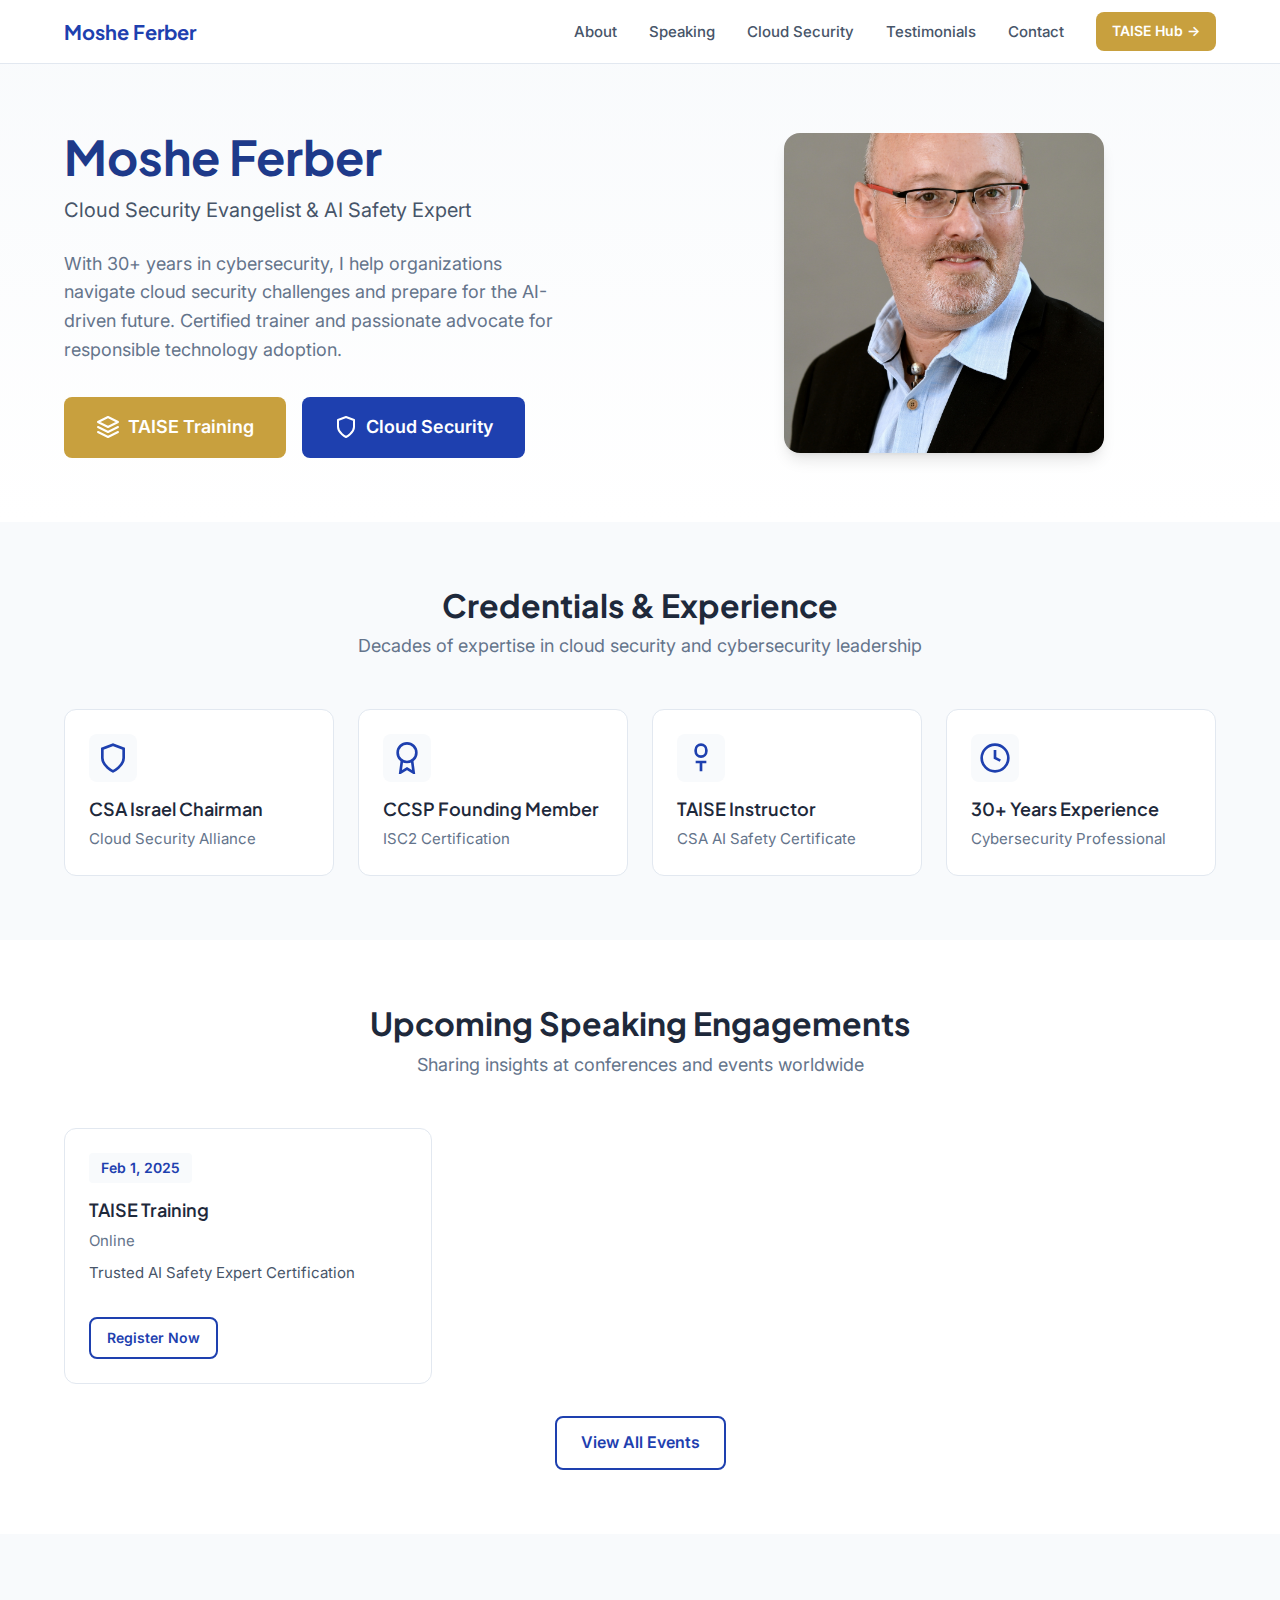
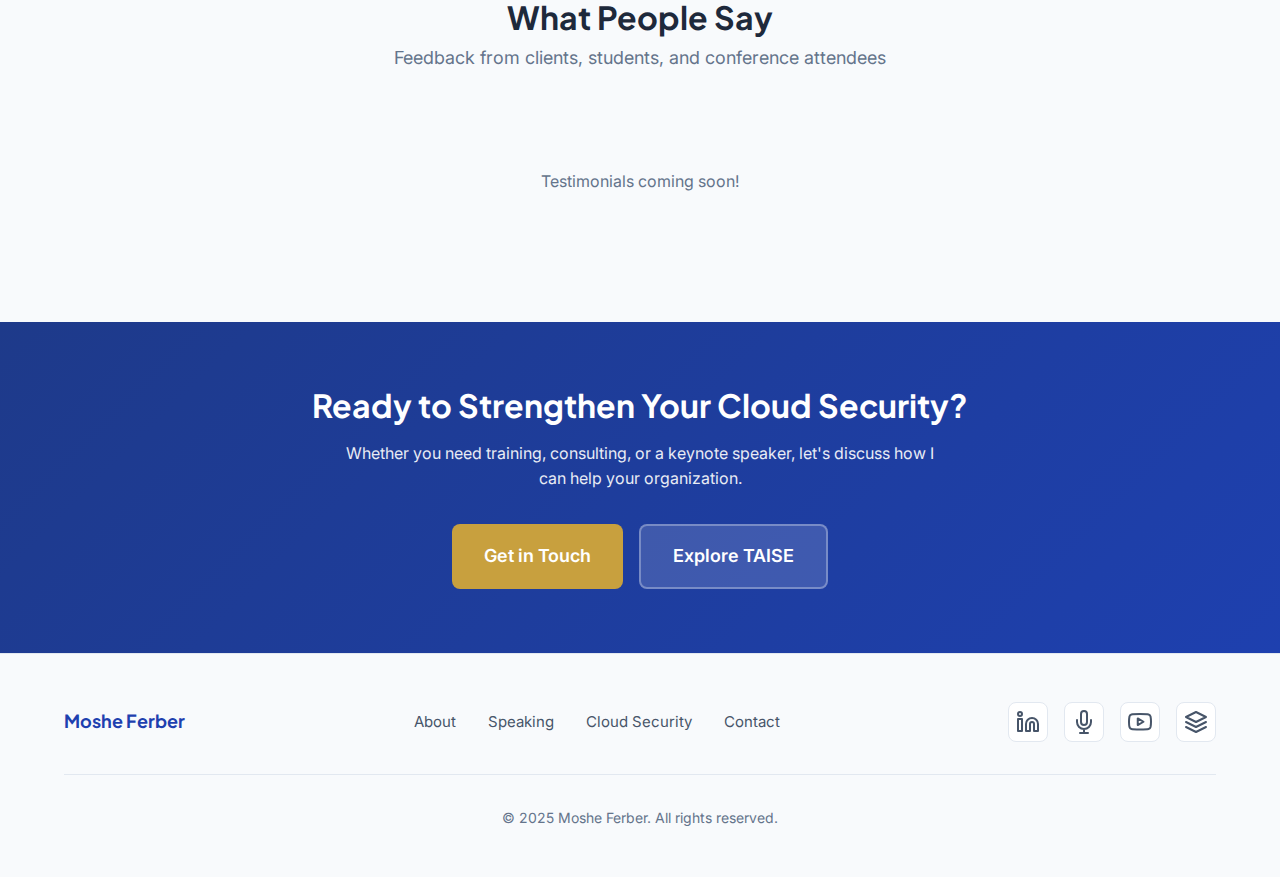
<file: index.html>
<!DOCTYPE html>
<html lang="en">
<head>
  <meta charset="UTF-8">
  <!-- Google Analytics -->
  <script async src="https://www.googletagmanager.com/gtag/js?id=G-91T1W4KTG6"></script>
  <script>
    window.dataLayer = window.dataLayer || [];
    function gtag(){dataLayer.push(arguments);}
    gtag('js', new Date());
    gtag('config', 'G-91T1W4KTG6');
  </script>
  <meta name="viewport" content="width=device-width, initial-scale=1.0">
  <title>Moshe Ferber | Cloud Security Evangelist & AI Safety Expert</title>
  <meta name="description" content="Cloud security expert, TAISE certification contributor and instructor with 30+ years experience in cybersecurity.">

  <!-- Open Graph -->
  <meta property="og:title" content="Moshe Ferber | Cloud Security Evangelist">
  <meta property="og:description" content="Cloud security expert, TAISE certification contributor and instructor with 30+ years experience.">
  <meta property="og:url" content="https://onlinecloudsec.com">
  <meta property="og:type" content="website">

  <!-- Twitter -->
  <meta name="twitter:card" content="summary_large_image">

  <!-- Fonts -->
  <link rel="preconnect" href="https://fonts.googleapis.com">
  <link rel="preconnect" href="https://fonts.gstatic.com" crossorigin>
  <link href="https://fonts.googleapis.com/css2?family=Inter:wght@400;500;600;700&family=Plus+Jakarta+Sans:wght@600;700;800&display=swap" rel="stylesheet">

  <!-- Styles -->
  <link rel="stylesheet" href="/assets/css/styles.css">
</head>
<body>
  <!-- Navigation -->
  <nav class="nav" id="nav">
    <div class="nav-container">
      <a href="/" class="nav-logo">Moshe Ferber</a>
      <button class="nav-toggle" id="navToggle" aria-label="Toggle menu">
        <span></span>
        <span></span>
        <span></span>
      </button>
      <ul class="nav-links" id="navLinks">
        <li><a href="/about" class="nav-link">About</a></li>
        <li><a href="/speaking" class="nav-link">Speaking</a></li>
        <li><a href="/cloud-security" class="nav-link">Cloud Security</a></li>
        <li><a href="/testimonials" class="nav-link">Testimonials</a></li>
        <li><a href="/contact" class="nav-link">Contact</a></li>
        <li><a href="https://www.taise.guru" class="nav-cta" target="_blank">TAISE Hub →</a></li>
      </ul>
    </div>
  </nav>

  <!-- Hero Section -->
  <section class="hero">
    <div class="container">
      <div class="hero-content">
        <div class="hero-text">
          <h1>Moshe Ferber</h1>
          <p class="hero-tagline">Cloud Security Evangelist & AI Safety Expert</p>
          <p class="hero-description">
            With 30+ years in cybersecurity, I help organizations navigate cloud security challenges
            and prepare for the AI-driven future. Certified trainer and passionate advocate for
            responsible technology adoption.
          </p>
          <div class="hero-buttons">
            <a href="https://www.taise.guru" class="btn btn-gold btn-lg" target="_blank">
              <svg class="icon" viewBox="0 0 24 24"><path d="M12 2L2 7l10 5 10-5-10-5zM2 17l10 5 10-5M2 12l10 5 10-5"/></svg>
              TAISE Training
            </a>
            <a href="/cloud-security" class="btn btn-primary btn-lg">
              <svg class="icon" viewBox="0 0 24 24"><path d="M12 22s8-4 8-10V5l-8-3-8 3v7c0 6 8 10 8 10z"/></svg>
              Cloud Security
            </a>
          </div>
        </div>
        <div class="hero-image">
          <img src="/assets/images/mo-portrait.jpg" alt="Moshe Ferber" onerror="this.style.display='none'">
        </div>
      </div>
    </div>
  </section>

  <!-- Credentials Section -->
  <section class="section section-alt">
    <div class="container">
      <div class="section-header">
        <h2>Credentials & Experience</h2>
        <p>Decades of expertise in cloud security and cybersecurity leadership</p>
      </div>
      <div class="credentials-grid" id="credentialsGrid">
        <!-- Loaded from JSON -->
      </div>
    </div>
  </section>

  <!-- Upcoming Speaking -->
  <section class="section">
    <div class="container">
      <div class="section-header">
        <h2>Upcoming Speaking Engagements</h2>
        <p>Sharing insights at conferences and events worldwide</p>
      </div>
      <div class="events-grid" id="eventsGrid">
        <!-- Loaded from JSON -->
      </div>
      <div class="text-center" style="margin-top: 2rem;">
        <a href="/speaking" class="btn btn-outline">View All Events</a>
      </div>
    </div>
  </section>

  <!-- Testimonials Section -->
  <section class="section section-alt">
    <div class="container">
      <div class="section-header">
        <h2>What People Say</h2>
        <p>Feedback from clients, students, and conference attendees</p>
      </div>
      <div class="testimonials-container" id="testimonialsContainer">
        <!-- Loaded from JSON -->
      </div>
    </div>
  </section>

  <!-- CTA Section -->
  <section class="section" style="background: linear-gradient(135deg, var(--primary-dark) 0%, var(--primary) 100%); color: white;">
    <div class="container text-center">
      <h2 style="color: white; margin-bottom: 1rem;">Ready to Strengthen Your Cloud Security?</h2>
      <p style="opacity: 0.9; max-width: 600px; margin: 0 auto 2rem;">
        Whether you need training, consulting, or a keynote speaker, let's discuss how I can help your organization.
      </p>
      <div style="display: flex; gap: 1rem; justify-content: center; flex-wrap: wrap;">
        <a href="/contact" class="btn btn-gold btn-lg">Get in Touch</a>
        <a href="https://www.taise.guru" class="btn btn-lg" style="background: rgba(255,255,255,0.15); color: white; border: 2px solid rgba(255,255,255,0.3);" target="_blank">
          Explore TAISE
        </a>
      </div>
    </div>
  </section>

  <!-- Footer -->
  <footer class="footer">
    <div class="container">
      <div class="footer-content">
        <div class="footer-brand">Moshe Ferber</div>
        <ul class="footer-links">
          <li><a href="/about">About</a></li>
          <li><a href="/speaking">Speaking</a></li>
          <li><a href="/cloud-security">Cloud Security</a></li>
          <li><a href="/contact">Contact</a></li>
        </ul>
        <div class="footer-social">
          <a href="https://www.linkedin.com/in/mosheferber/" target="_blank" aria-label="LinkedIn">
            <svg class="icon" viewBox="0 0 24 24"><path d="M16 8a6 6 0 0 1 6 6v7h-4v-7a2 2 0 0 0-2-2 2 2 0 0 0-2 2v7h-4v-7a6 6 0 0 1 6-6z"/><rect x="2" y="9" width="4" height="12"/><circle cx="4" cy="4" r="2"/></svg>
          </a>
          <a href="https://silverlining-il.castos.com/" target="_blank" aria-label="Podcast">
            <svg class="icon" viewBox="0 0 24 24"><path d="M12 1a3 3 0 0 0-3 3v8a3 3 0 0 0 6 0V4a3 3 0 0 0-3-3z" stroke="currentColor" stroke-width="2" fill="none"/><path d="M19 10v2a7 7 0 0 1-14 0v-2M12 19v4M8 23h8" stroke="currentColor" stroke-width="2" fill="none"/></svg>
          </a>
          <a href="https://www.youtube.com/playlist?list=PLrsvn13Tgp7RJMEw5q3sy9tcvxOl1wvJi" target="_blank" aria-label="YouTube">
            <svg class="icon" viewBox="0 0 24 24"><path d="M22.54 6.42a2.78 2.78 0 0 0-1.94-2C18.88 4 12 4 12 4s-6.88 0-8.6.46a2.78 2.78 0 0 0-1.94 2A29 29 0 0 0 1 11.75a29 29 0 0 0 .46 5.33A2.78 2.78 0 0 0 3.4 19c1.72.46 8.6.46 8.6.46s6.88 0 8.6-.46a2.78 2.78 0 0 0 1.94-2 29 29 0 0 0 .46-5.25 29 29 0 0 0-.46-5.33z"/><polygon points="9.75 15.02 15.5 11.75 9.75 8.48 9.75 15.02"/></svg>
          </a>
          <a href="https://www.taise.guru" target="_blank" aria-label="TAISE Hub">
            <svg class="icon" viewBox="0 0 24 24"><path d="M12 2L2 7l10 5 10-5-10-5zM2 17l10 5 10-5M2 12l10 5 10-5"/></svg>
          </a>
        </div>
      </div>
      <div class="footer-bottom">
        <p>&copy; 2025 Moshe Ferber. All rights reserved.</p>
      </div>
    </div>
  </footer>

  <script src="/js/main.js"></script>
</body>
</html>
</file>
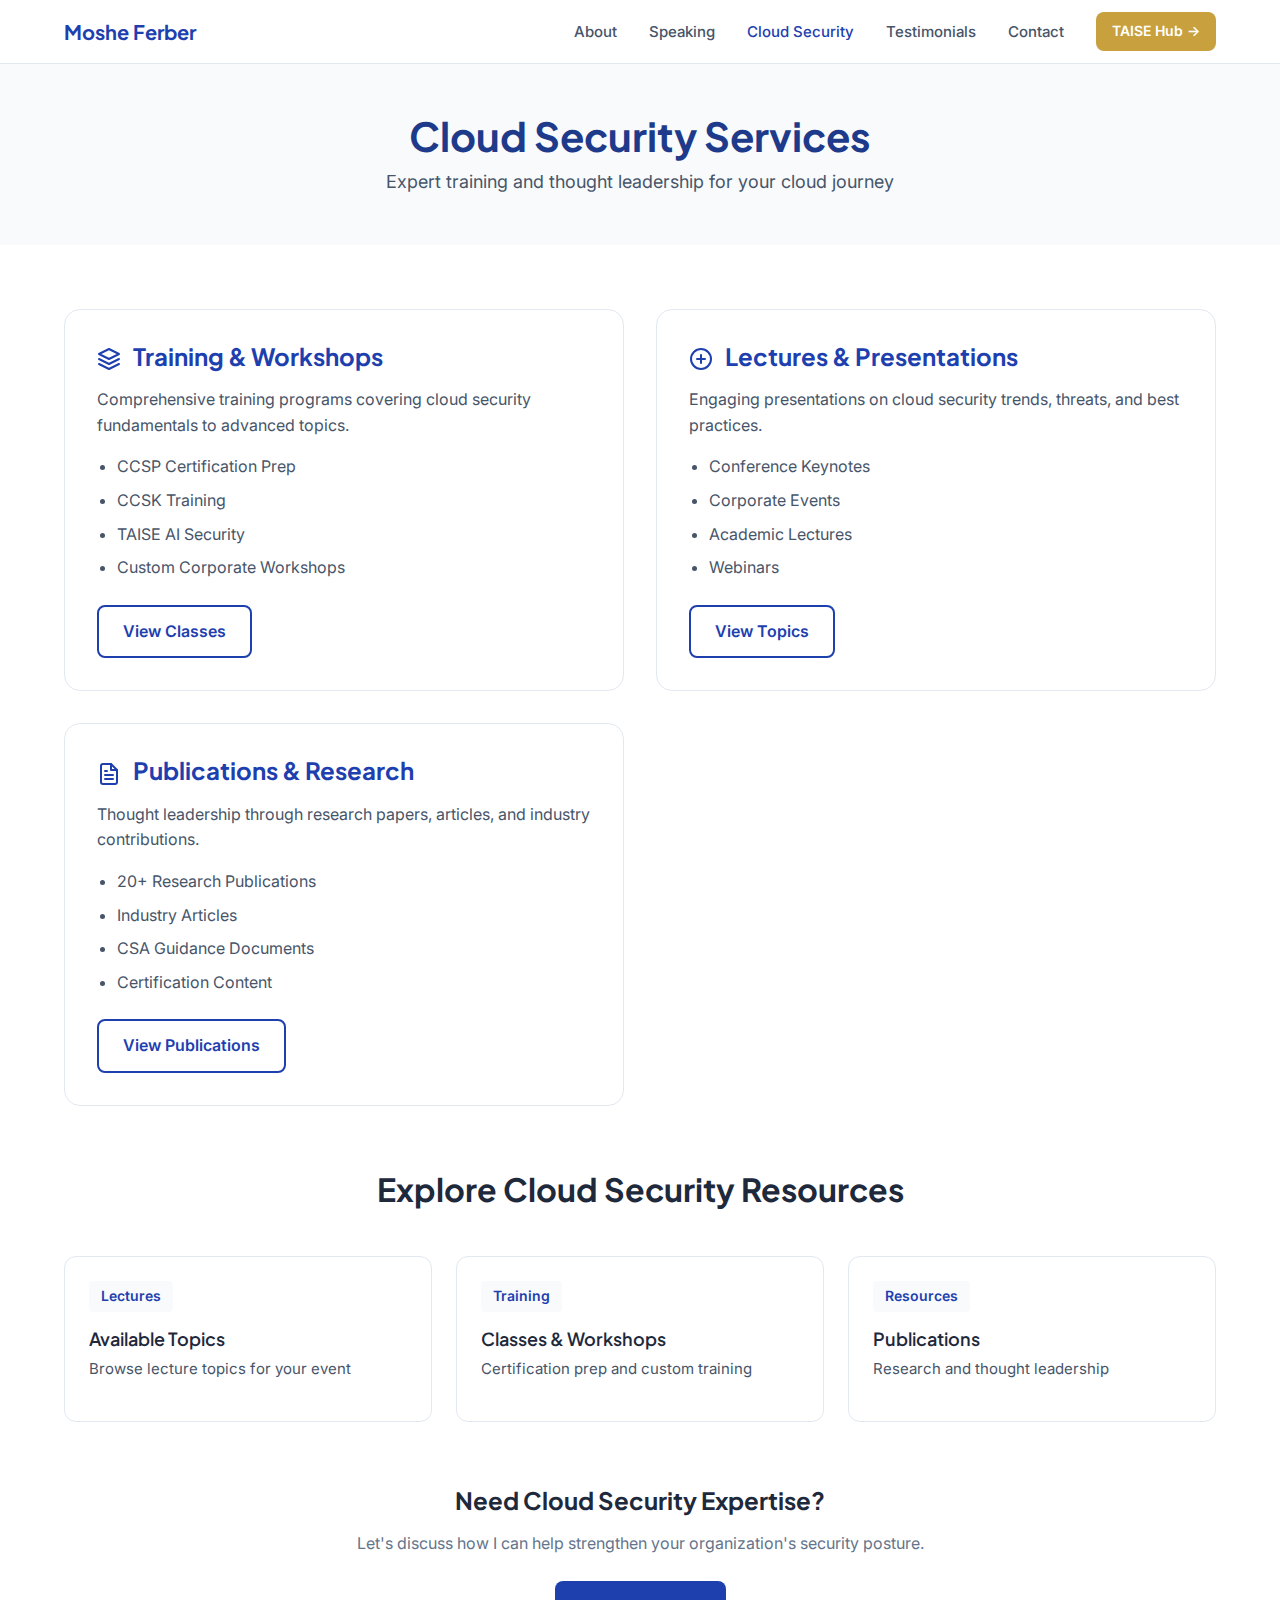
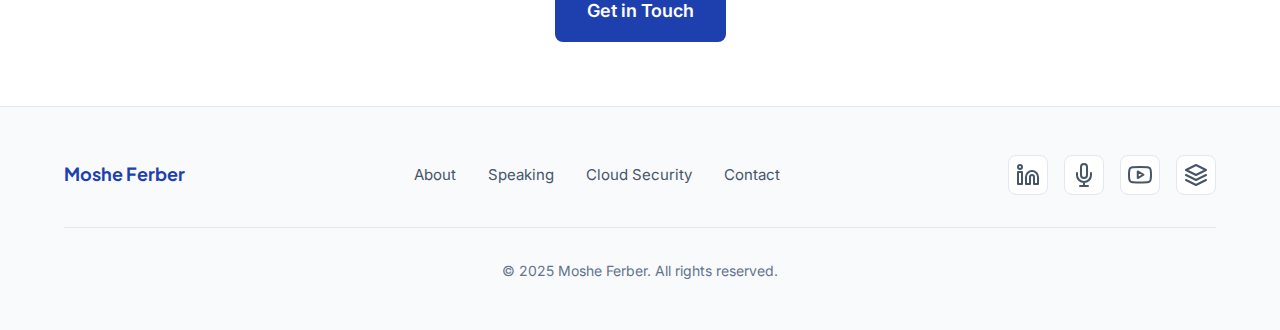
<file: cloud-security/index.html>
<!DOCTYPE html>
<html lang="en">
<head>
  <meta charset="UTF-8">
  <!-- Google Analytics -->
  <script async src="https://www.googletagmanager.com/gtag/js?id=G-91T1W4KTG6"></script>
  <script>
    window.dataLayer = window.dataLayer || [];
    function gtag(){dataLayer.push(arguments);}
    gtag('js', new Date());
    gtag('config', 'G-91T1W4KTG6');
  </script>
  <meta name="viewport" content="width=device-width, initial-scale=1.0">
  <title>Cloud Security Services | Moshe Ferber</title>
  <meta name="description" content="Cloud security training and lectures from a 30+ year cybersecurity expert.">

  <meta property="og:title" content="Cloud Security Services - Moshe Ferber">
  <meta property="og:description" content="Cloud security training and lectures.">
  <meta property="og:url" content="https://onlinecloudsec.com/cloud-security">

  <link rel="preconnect" href="https://fonts.googleapis.com">
  <link rel="preconnect" href="https://fonts.gstatic.com" crossorigin>
  <link href="https://fonts.googleapis.com/css2?family=Inter:wght@400;500;600;700&family=Plus+Jakarta+Sans:wght@600;700;800&display=swap" rel="stylesheet">
  <link rel="stylesheet" href="/assets/css/styles.css">
</head>
<body>
  <!-- Navigation -->
  <nav class="nav" id="nav">
    <div class="nav-container">
      <a href="/" class="nav-logo">Moshe Ferber</a>
      <button class="nav-toggle" id="navToggle" aria-label="Toggle menu">
        <span></span>
        <span></span>
        <span></span>
      </button>
      <ul class="nav-links" id="navLinks">
        <li><a href="/about" class="nav-link">About</a></li>
        <li><a href="/speaking" class="nav-link">Speaking</a></li>
        <li><a href="/cloud-security" class="nav-link active">Cloud Security</a></li>
        <li><a href="/testimonials" class="nav-link">Testimonials</a></li>
        <li><a href="/contact" class="nav-link">Contact</a></li>
        <li><a href="https://www.taise.guru" class="nav-cta" target="_blank">TAISE Hub →</a></li>
      </ul>
    </div>
  </nav>

  <!-- Page Header -->
  <header class="page-header">
    <div class="container">
      <h1>Cloud Security Services</h1>
      <p>Expert training and thought leadership for your cloud journey</p>
    </div>
  </header>

  <!-- Services Content -->
  <section class="page-content">
    <div class="container">
      <div class="services-grid" style="margin-bottom: 4rem;">
        <div class="service-card">
          <h3>
            <svg class="icon" style="vertical-align: middle; margin-right: 0.5rem;" viewBox="0 0 24 24"><path d="M12 2L2 7l10 5 10-5-10-5zM2 17l10 5 10-5M2 12l10 5 10-5"/></svg>
            Training & Workshops
          </h3>
          <p>Comprehensive training programs covering cloud security fundamentals to advanced topics.</p>
          <ul>
            <li>CCSP Certification Prep</li>
            <li>CCSK Training</li>
            <li>TAISE AI Security</li>
            <li>Custom Corporate Workshops</li>
          </ul>
          <a href="/cloud-security/classes" class="btn btn-outline" style="margin-top: 1rem;">View Classes</a>
        </div>

        <div class="service-card">
          <h3>
            <svg class="icon" style="vertical-align: middle; margin-right: 0.5rem;" viewBox="0 0 24 24"><circle cx="12" cy="12" r="10"/><path d="M8 12h8M12 8v8"/></svg>
            Lectures & Presentations
          </h3>
          <p>Engaging presentations on cloud security trends, threats, and best practices.</p>
          <ul>
            <li>Conference Keynotes</li>
            <li>Corporate Events</li>
            <li>Academic Lectures</li>
            <li>Webinars</li>
          </ul>
          <a href="/cloud-security/lectures" class="btn btn-outline" style="margin-top: 1rem;">View Topics</a>
        </div>

        <div class="service-card">
          <h3>
            <svg class="icon" style="vertical-align: middle; margin-right: 0.5rem;" viewBox="0 0 24 24"><path d="M14 2H6a2 2 0 0 0-2 2v16a2 2 0 0 0 2 2h12a2 2 0 0 0 2-2V8z"/><polyline points="14 2 14 8 20 8"/><line x1="16" y1="13" x2="8" y2="13"/><line x1="16" y1="17" x2="8" y2="17"/><polyline points="10 9 9 9 8 9"/></svg>
            Publications & Research
          </h3>
          <p>Thought leadership through research papers, articles, and industry contributions.</p>
          <ul>
            <li>20+ Research Publications</li>
            <li>Industry Articles</li>
            <li>CSA Guidance Documents</li>
            <li>Certification Content</li>
          </ul>
          <a href="/cloud-security/publications" class="btn btn-outline" style="margin-top: 1rem;">View Publications</a>
        </div>
      </div>

      <!-- Quick Links -->
      <div class="section-header">
        <h2>Explore Cloud Security Resources</h2>
      </div>
      <div class="events-grid">
        <a href="/cloud-security/lectures" class="event-card" style="text-decoration: none;">
          <div class="event-date">Lectures</div>
          <h3 class="event-title">Available Topics</h3>
          <p class="event-topic">Browse lecture topics for your event</p>
        </a>
        <a href="/cloud-security/classes" class="event-card" style="text-decoration: none;">
          <div class="event-date">Training</div>
          <h3 class="event-title">Classes & Workshops</h3>
          <p class="event-topic">Certification prep and custom training</p>
        </a>
        <a href="/cloud-security/publications" class="event-card" style="text-decoration: none;">
          <div class="event-date">Resources</div>
          <h3 class="event-title">Publications</h3>
          <p class="event-topic">Research and thought leadership</p>
        </a>
      </div>

      <!-- CTA -->
      <div class="text-center" style="margin-top: 4rem;">
        <h3>Need Cloud Security Expertise?</h3>
        <p style="color: var(--text-light); margin-bottom: 1.5rem;">
          Let's discuss how I can help strengthen your organization's security posture.
        </p>
        <a href="/contact" class="btn btn-primary btn-lg">Get in Touch</a>
      </div>
    </div>
  </section>

  <!-- Footer -->
  <footer class="footer">
    <div class="container">
      <div class="footer-content">
        <div class="footer-brand">Moshe Ferber</div>
        <ul class="footer-links">
          <li><a href="/about">About</a></li>
          <li><a href="/speaking">Speaking</a></li>
          <li><a href="/cloud-security">Cloud Security</a></li>
          <li><a href="/contact">Contact</a></li>
        </ul>
        <div class="footer-social">
          <a href="https://www.linkedin.com/in/mosheferber/" target="_blank" aria-label="LinkedIn">
            <svg class="icon" viewBox="0 0 24 24"><path d="M16 8a6 6 0 0 1 6 6v7h-4v-7a2 2 0 0 0-2-2 2 2 0 0 0-2 2v7h-4v-7a6 6 0 0 1 6-6z"/><rect x="2" y="9" width="4" height="12"/><circle cx="4" cy="4" r="2"/></svg>
          </a>
          <a href="https://silverlining-il.castos.com/" target="_blank" aria-label="Podcast">
            <svg class="icon" viewBox="0 0 24 24"><path d="M12 1a3 3 0 0 0-3 3v8a3 3 0 0 0 6 0V4a3 3 0 0 0-3-3z" stroke="currentColor" stroke-width="2" fill="none"/><path d="M19 10v2a7 7 0 0 1-14 0v-2M12 19v4M8 23h8" stroke="currentColor" stroke-width="2" fill="none"/></svg>
          </a>
          <a href="https://www.youtube.com/playlist?list=PLrsvn13Tgp7RJMEw5q3sy9tcvxOl1wvJi" target="_blank" aria-label="YouTube">
            <svg class="icon" viewBox="0 0 24 24"><path d="M22.54 6.42a2.78 2.78 0 0 0-1.94-2C18.88 4 12 4 12 4s-6.88 0-8.6.46a2.78 2.78 0 0 0-1.94 2A29 29 0 0 0 1 11.75a29 29 0 0 0 .46 5.33A2.78 2.78 0 0 0 3.4 19c1.72.46 8.6.46 8.6.46s6.88 0 8.6-.46a2.78 2.78 0 0 0 1.94-2 29 29 0 0 0 .46-5.25 29 29 0 0 0-.46-5.33z"/><polygon points="9.75 15.02 15.5 11.75 9.75 8.48 9.75 15.02"/></svg>
          </a>
          <a href="https://www.taise.guru" target="_blank" aria-label="TAISE Hub">
            <svg class="icon" viewBox="0 0 24 24"><path d="M12 2L2 7l10 5 10-5-10-5zM2 17l10 5 10-5M2 12l10 5 10-5"/></svg>
          </a>
        </div>
      </div>
      <div class="footer-bottom">
        <p>&copy; 2025 Moshe Ferber. All rights reserved.</p>
      </div>
    </div>
  </footer>

  <script src="/js/main.js"></script>
</body>
</html>
</file>
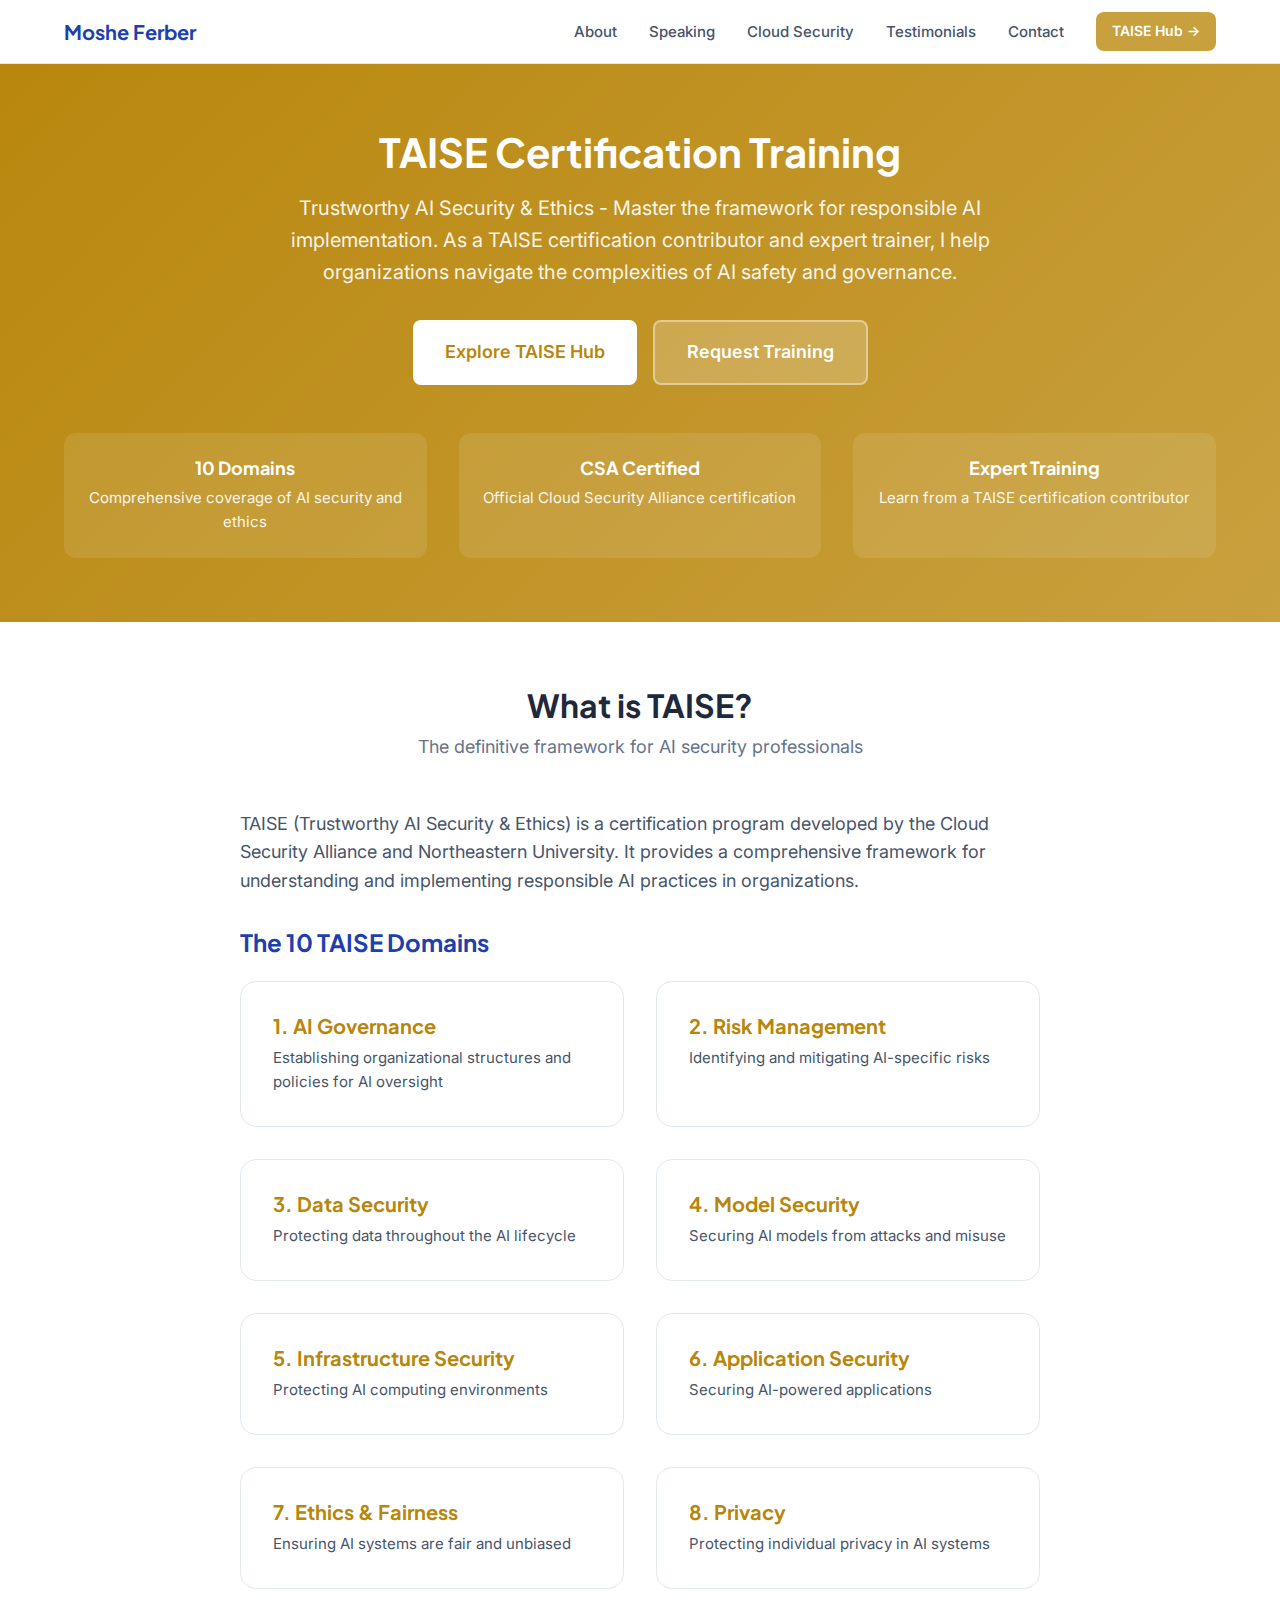
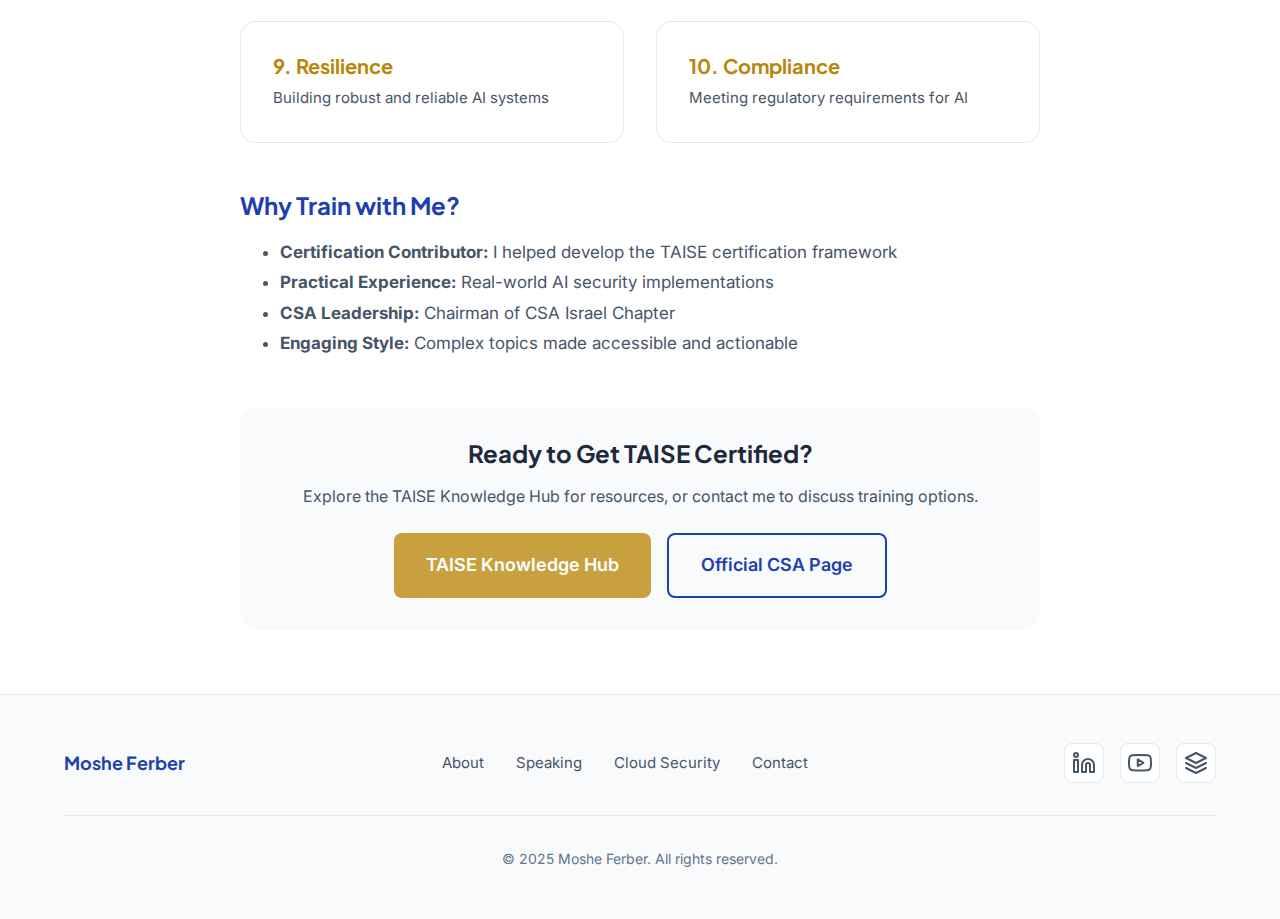
<file: taise/index.html>
<!DOCTYPE html>
<html lang="en">
<head>
  <meta charset="UTF-8">
  <meta name="viewport" content="width=device-width, initial-scale=1.0">
  <title>TAISE Training | Moshe Ferber - AI Security Expert</title>
  <meta name="description" content="TAISE certification training - Trustworthy AI Security & Ethics. Learn to implement responsible AI practices with expert guidance.">

  <meta property="og:title" content="TAISE Training - Moshe Ferber">
  <meta property="og:description" content="TAISE certification training - Trustworthy AI Security & Ethics.">
  <meta property="og:url" content="https://onlinecloudsec.com/taise">

  <link rel="preconnect" href="https://fonts.googleapis.com">
  <link rel="preconnect" href="https://fonts.gstatic.com" crossorigin>
  <link href="https://fonts.googleapis.com/css2?family=Inter:wght@400;500;600;700&family=Plus+Jakarta+Sans:wght@600;700;800&display=swap" rel="stylesheet">
  <link rel="stylesheet" href="/assets/css/styles.css">
</head>
<body>
  <!-- Navigation -->
  <nav class="nav" id="nav">
    <div class="nav-container">
      <a href="/" class="nav-logo">Moshe Ferber</a>
      <button class="nav-toggle" id="navToggle" aria-label="Toggle menu">
        <span></span>
        <span></span>
        <span></span>
      </button>
      <ul class="nav-links" id="navLinks">
        <li><a href="/about" class="nav-link">About</a></li>
        <li><a href="/speaking" class="nav-link">Speaking</a></li>
        <li><a href="/cloud-security" class="nav-link">Cloud Security</a></li>
        <li><a href="/testimonials" class="nav-link">Testimonials</a></li>
        <li><a href="/contact" class="nav-link">Contact</a></li>
        <li><a href="https://www.taise.guru" class="nav-cta" target="_blank">TAISE Hub →</a></li>
      </ul>
    </div>
  </nav>

  <!-- TAISE Hero -->
  <section class="taise-hero">
    <div class="container">
      <h1>TAISE Certification Training</h1>
      <p>
        Trustworthy AI Security & Ethics - Master the framework for responsible AI implementation.
        As a TAISE certification contributor and expert trainer, I help organizations navigate the
        complexities of AI safety and governance.
      </p>
      <div style="display: flex; gap: 1rem; justify-content: center; flex-wrap: wrap;">
        <a href="https://www.taise.guru" class="btn btn-lg" style="background: white; color: var(--taise-gold-dark);" target="_blank">
          Explore TAISE Hub
        </a>
        <a href="/contact" class="btn btn-lg" style="background: rgba(255,255,255,0.2); color: white; border: 2px solid rgba(255,255,255,0.4);">
          Request Training
        </a>
      </div>

      <div class="taise-features">
        <div class="taise-feature">
          <h3>10 Domains</h3>
          <p>Comprehensive coverage of AI security and ethics</p>
        </div>
        <div class="taise-feature">
          <h3>CSA Certified</h3>
          <p>Official Cloud Security Alliance certification</p>
        </div>
        <div class="taise-feature">
          <h3>Expert Training</h3>
          <p>Learn from a TAISE certification contributor</p>
        </div>
      </div>
    </div>
  </section>

  <!-- TAISE Content -->
  <section class="page-content">
    <div class="container">
      <div class="section-header" style="margin-bottom: 3rem;">
        <h2>What is TAISE?</h2>
        <p>The definitive framework for AI security professionals</p>
      </div>

      <div style="max-width: 800px; margin: 0 auto;">
        <p style="font-size: 1.125rem; color: var(--text-medium); margin-bottom: 2rem;">
          TAISE (Trustworthy AI Security & Ethics) is a certification program developed by the Cloud
          Security Alliance and Northeastern University. It provides a comprehensive framework for
          understanding and implementing responsible AI practices in organizations.
        </p>

        <h3 style="color: var(--primary); margin-top: 2rem;">The 10 TAISE Domains</h3>
        <div class="services-grid" style="margin-top: 1.5rem;">
          <div class="service-card">
            <h4 style="color: var(--taise-gold-dark); margin-bottom: 0.5rem;">1. AI Governance</h4>
            <p style="margin: 0; font-size: 0.938rem;">Establishing organizational structures and policies for AI oversight</p>
          </div>
          <div class="service-card">
            <h4 style="color: var(--taise-gold-dark); margin-bottom: 0.5rem;">2. Risk Management</h4>
            <p style="margin: 0; font-size: 0.938rem;">Identifying and mitigating AI-specific risks</p>
          </div>
          <div class="service-card">
            <h4 style="color: var(--taise-gold-dark); margin-bottom: 0.5rem;">3. Data Security</h4>
            <p style="margin: 0; font-size: 0.938rem;">Protecting data throughout the AI lifecycle</p>
          </div>
          <div class="service-card">
            <h4 style="color: var(--taise-gold-dark); margin-bottom: 0.5rem;">4. Model Security</h4>
            <p style="margin: 0; font-size: 0.938rem;">Securing AI models from attacks and misuse</p>
          </div>
          <div class="service-card">
            <h4 style="color: var(--taise-gold-dark); margin-bottom: 0.5rem;">5. Infrastructure Security</h4>
            <p style="margin: 0; font-size: 0.938rem;">Protecting AI computing environments</p>
          </div>
          <div class="service-card">
            <h4 style="color: var(--taise-gold-dark); margin-bottom: 0.5rem;">6. Application Security</h4>
            <p style="margin: 0; font-size: 0.938rem;">Securing AI-powered applications</p>
          </div>
          <div class="service-card">
            <h4 style="color: var(--taise-gold-dark); margin-bottom: 0.5rem;">7. Ethics & Fairness</h4>
            <p style="margin: 0; font-size: 0.938rem;">Ensuring AI systems are fair and unbiased</p>
          </div>
          <div class="service-card">
            <h4 style="color: var(--taise-gold-dark); margin-bottom: 0.5rem;">8. Privacy</h4>
            <p style="margin: 0; font-size: 0.938rem;">Protecting individual privacy in AI systems</p>
          </div>
          <div class="service-card">
            <h4 style="color: var(--taise-gold-dark); margin-bottom: 0.5rem;">9. Resilience</h4>
            <p style="margin: 0; font-size: 0.938rem;">Building robust and reliable AI systems</p>
          </div>
          <div class="service-card">
            <h4 style="color: var(--taise-gold-dark); margin-bottom: 0.5rem;">10. Compliance</h4>
            <p style="margin: 0; font-size: 0.938rem;">Meeting regulatory requirements for AI</p>
          </div>
        </div>

        <h3 style="color: var(--primary); margin-top: 3rem;">Why Train with Me?</h3>
        <ul style="color: var(--text-medium); font-size: 1.0625rem; line-height: 1.8;">
          <li><strong>Certification Contributor:</strong> I helped develop the TAISE certification framework</li>
          <li><strong>Practical Experience:</strong> Real-world AI security implementations</li>
          <li><strong>CSA Leadership:</strong> Chairman of CSA Israel Chapter</li>
          <li><strong>Engaging Style:</strong> Complex topics made accessible and actionable</li>
        </ul>

        <div style="margin-top: 3rem; padding: 2rem; background: var(--bg-light); border-radius: 1rem; text-align: center;">
          <h3 style="margin-bottom: 1rem;">Ready to Get TAISE Certified?</h3>
          <p style="color: var(--text-medium); margin-bottom: 1.5rem;">
            Explore the TAISE Knowledge Hub for resources, or contact me to discuss training options.
          </p>
          <div style="display: flex; gap: 1rem; justify-content: center; flex-wrap: wrap;">
            <a href="https://www.taise.guru" class="btn btn-gold btn-lg" target="_blank">TAISE Knowledge Hub</a>
            <a href="https://cloudsecurityalliance.org/education/taise" class="btn btn-outline btn-lg" target="_blank">Official CSA Page</a>
          </div>
        </div>
      </div>
    </div>
  </section>

  <!-- Footer -->
  <footer class="footer">
    <div class="container">
      <div class="footer-content">
        <div class="footer-brand">Moshe Ferber</div>
        <ul class="footer-links">
          <li><a href="/about">About</a></li>
          <li><a href="/speaking">Speaking</a></li>
          <li><a href="/cloud-security">Cloud Security</a></li>
          <li><a href="/contact">Contact</a></li>
        </ul>
        <div class="footer-social">
          <a href="https://www.linkedin.com/in/mosheferber/" target="_blank" aria-label="LinkedIn">
            <svg class="icon" viewBox="0 0 24 24"><path d="M16 8a6 6 0 0 1 6 6v7h-4v-7a2 2 0 0 0-2-2 2 2 0 0 0-2 2v7h-4v-7a6 6 0 0 1 6-6z"/><rect x="2" y="9" width="4" height="12"/><circle cx="4" cy="4" r="2"/></svg>
          </a>
          <a href="https://www.youtube.com/playlist?list=PLrsvn13Tgp7RJMEw5q3sy9tcvxOl1wvJi" target="_blank" aria-label="YouTube">
            <svg class="icon" viewBox="0 0 24 24"><path d="M22.54 6.42a2.78 2.78 0 0 0-1.94-2C18.88 4 12 4 12 4s-6.88 0-8.6.46a2.78 2.78 0 0 0-1.94 2A29 29 0 0 0 1 11.75a29 29 0 0 0 .46 5.33A2.78 2.78 0 0 0 3.4 19c1.72.46 8.6.46 8.6.46s6.88 0 8.6-.46a2.78 2.78 0 0 0 1.94-2 29 29 0 0 0 .46-5.25 29 29 0 0 0-.46-5.33z"/><polygon points="9.75 15.02 15.5 11.75 9.75 8.48 9.75 15.02"/></svg>
          </a>
          <a href="https://www.taise.guru" target="_blank" aria-label="TAISE Hub">
            <svg class="icon" viewBox="0 0 24 24"><path d="M12 2L2 7l10 5 10-5-10-5zM2 17l10 5 10-5M2 12l10 5 10-5"/></svg>
          </a>
        </div>
      </div>
      <div class="footer-bottom">
        <p>&copy; 2025 Moshe Ferber. All rights reserved.</p>
      </div>
    </div>
  </footer>

  <script src="/js/main.js"></script>
</body>
</html>
</file>
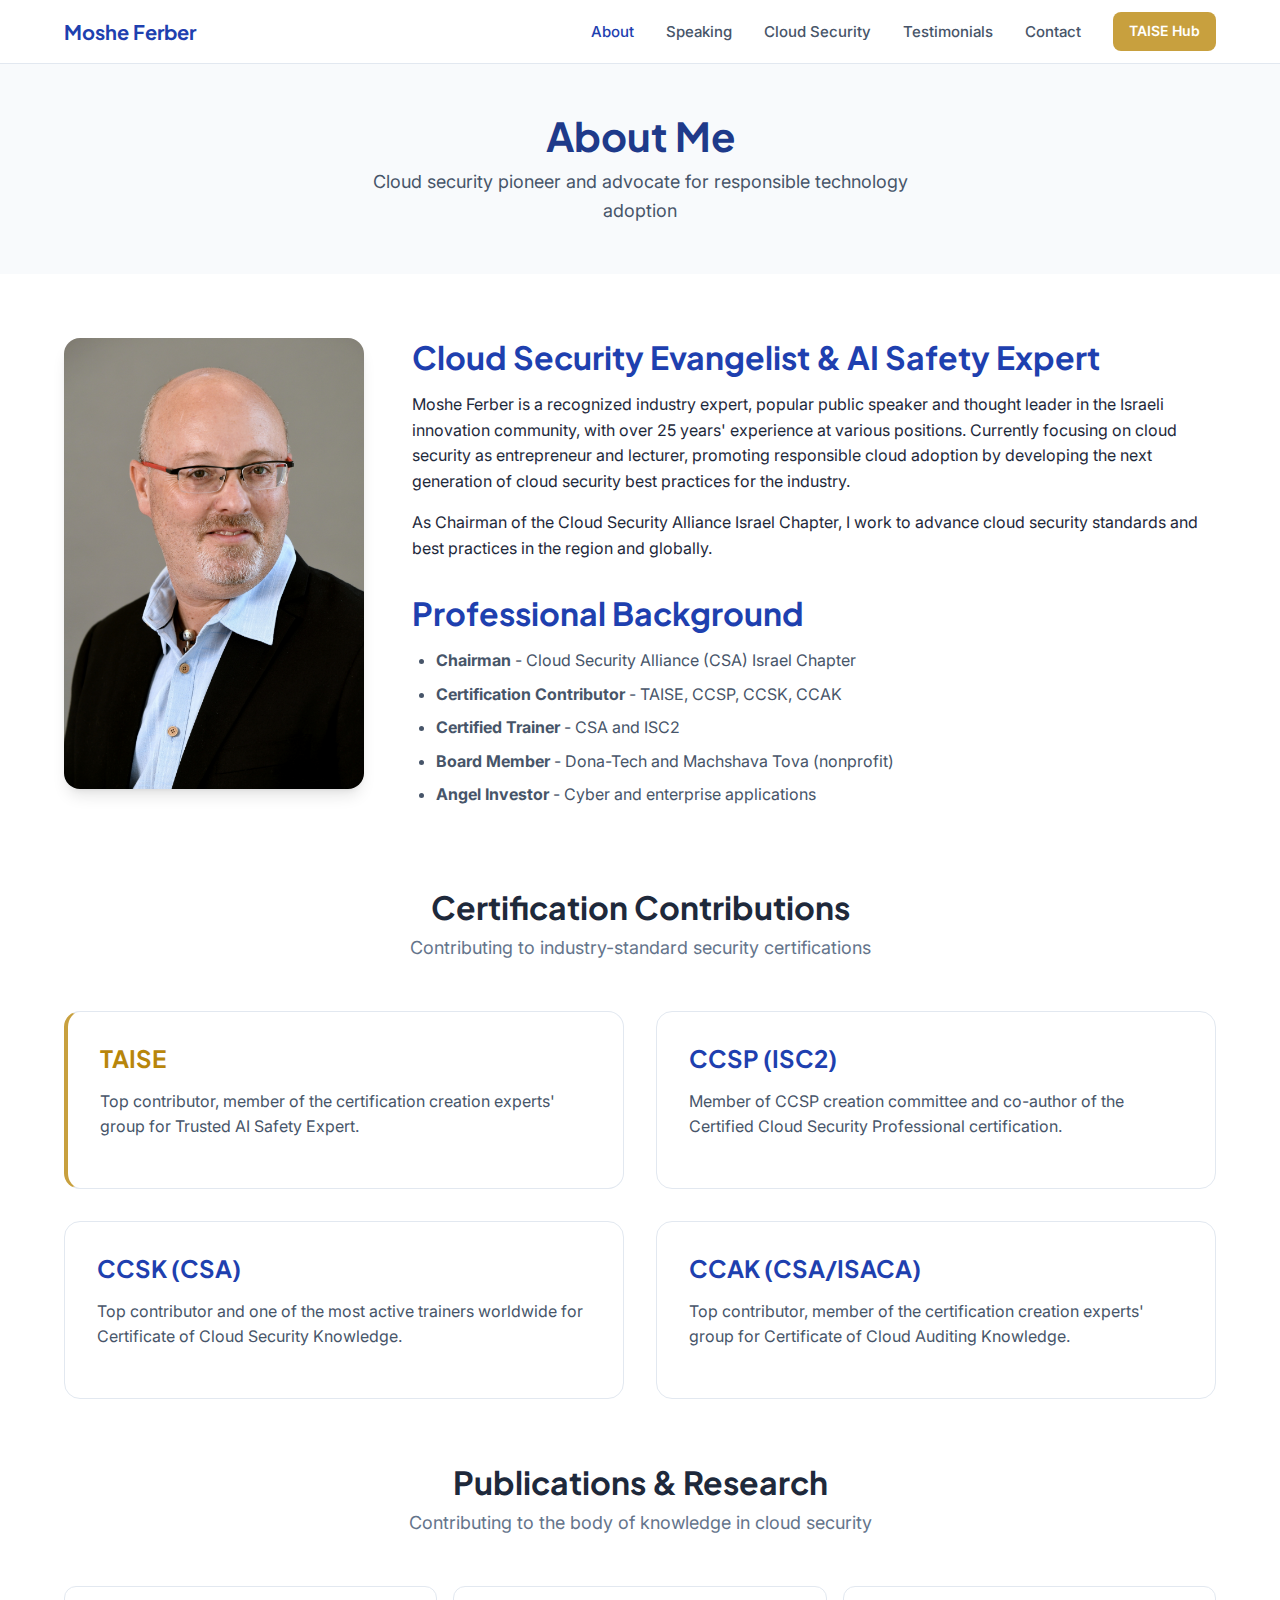
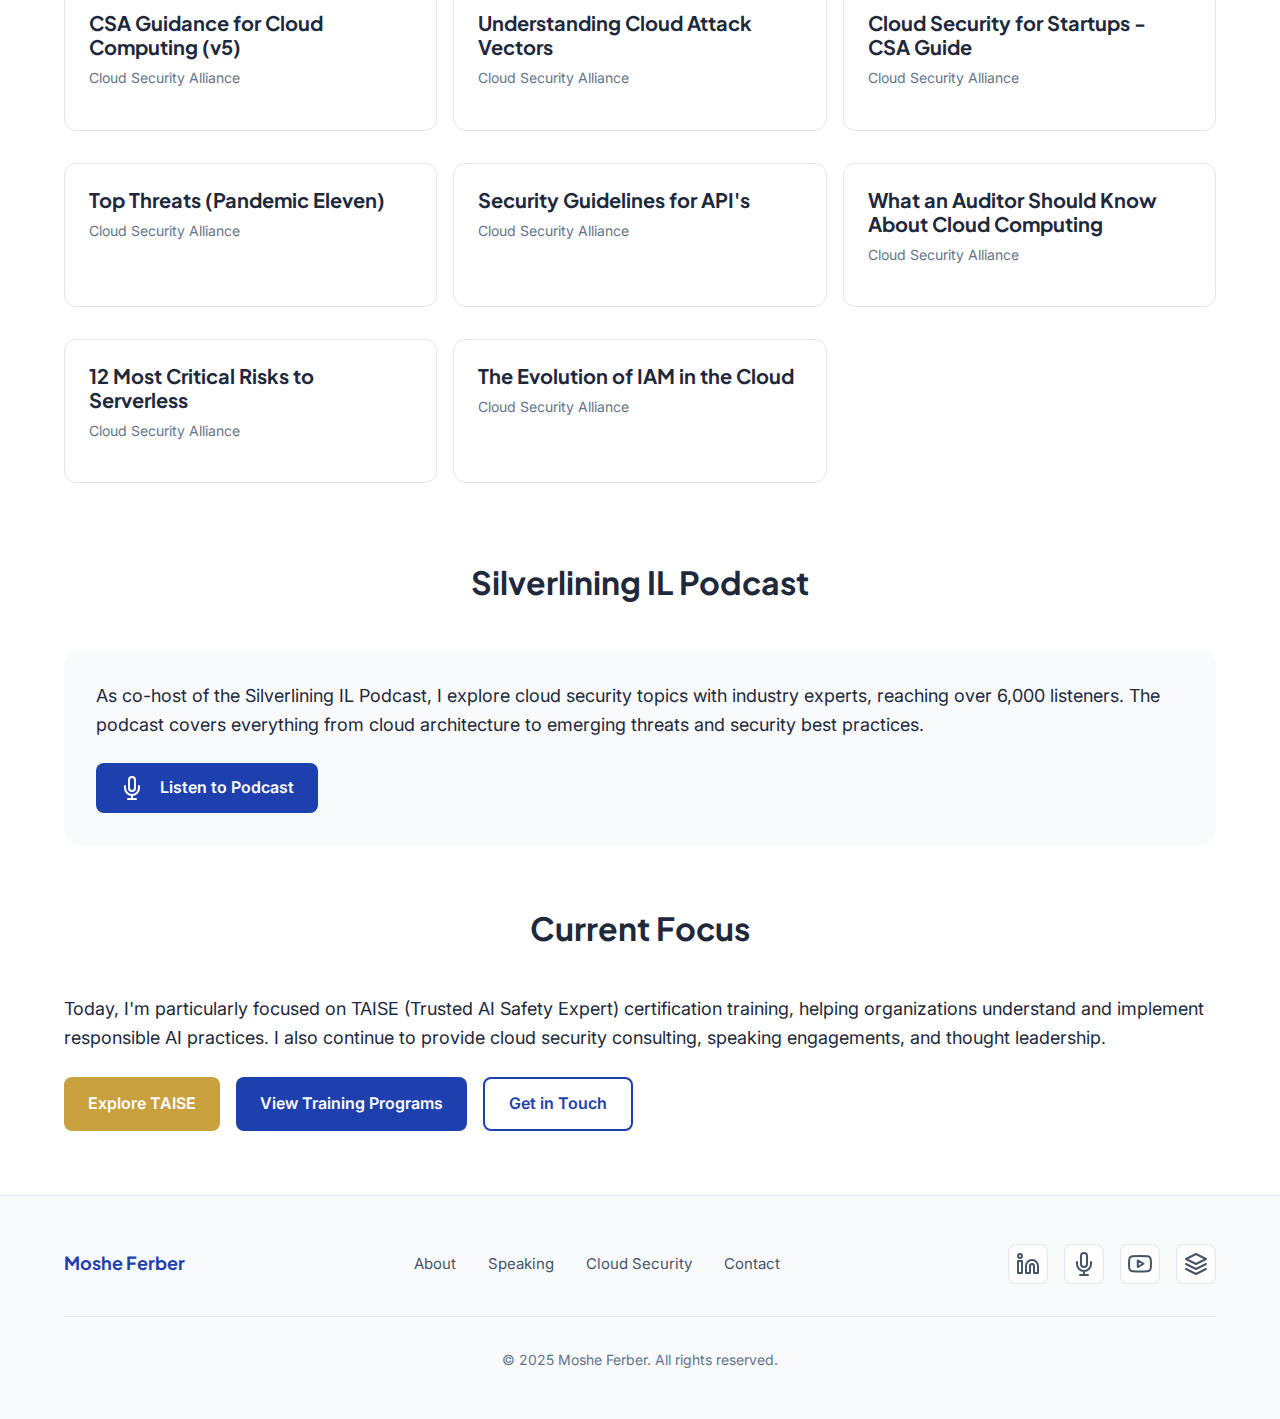
<file: about.html>
<!DOCTYPE html>
<html lang="en">
<head>
  <meta charset="UTF-8">
  <meta name="viewport" content="width=device-width, initial-scale=1.0">
  <title>About | Moshe Ferber - Cloud Security Evangelist</title>
  <meta name="description" content="Learn about Moshe Ferber - Cloud Security Evangelist, CSA Israel Chairman, and TAISE expert with 30+ years in cybersecurity.">

  <meta property="og:title" content="About Moshe Ferber">
  <meta property="og:description" content="Cloud Security Evangelist, CSA Israel Chairman, and TAISE expert with 30+ years in cybersecurity.">
  <meta property="og:url" content="https://onlinecloudsec.com/about">

  <link rel="preconnect" href="https://fonts.googleapis.com">
  <link rel="preconnect" href="https://fonts.gstatic.com" crossorigin>
  <link href="https://fonts.googleapis.com/css2?family=Inter:wght@400;500;600;700&family=Plus+Jakarta+Sans:wght@600;700;800&display=swap" rel="stylesheet">
  <link rel="stylesheet" href="/assets/css/styles.css">
</head>
<body>
  <!-- Navigation -->
  <nav class="nav" id="nav">
    <div class="nav-container">
      <a href="/" class="nav-logo">Moshe Ferber</a>
      <button class="nav-toggle" id="navToggle" aria-label="Toggle menu">
        <span></span>
        <span></span>
        <span></span>
      </button>
      <ul class="nav-links" id="navLinks">
        <li><a href="/about" class="nav-link active">About</a></li>
        <li><a href="/speaking" class="nav-link">Speaking</a></li>
        <li><a href="/cloud-security" class="nav-link">Cloud Security</a></li>
        <li><a href="/testimonials" class="nav-link">Testimonials</a></li>
        <li><a href="/contact" class="nav-link">Contact</a></li>
        <li><a href="https://www.taise.guru" class="nav-cta" target="_blank">TAISE Hub</a></li>
      </ul>
    </div>
  </nav>

  <!-- Page Header -->
  <header class="page-header">
    <div class="container">
      <h1>About Me</h1>
      <p>Cloud security pioneer and advocate for responsible technology adoption</p>
    </div>
  </header>

  <!-- About Content -->
  <section class="page-content">
    <div class="container">
      <div class="about-grid">
        <div class="about-image">
          <img src="/assets/images/mo-portrait.jpg" alt="Moshe Ferber" onerror="this.parentElement.style.display='none'">
        </div>
        <div class="about-content">
          <h2>Cloud Security Evangelist & AI Safety Expert</h2>
          <p>
            Moshe Ferber is a recognized industry expert, popular public speaker and thought leader in the
            Israeli innovation community, with over 25 years' experience at various positions. Currently
            focusing on cloud security as entrepreneur and lecturer, promoting responsible cloud adoption
            by developing the next generation of cloud security best practices for the industry.
          </p>
          <p>
            As Chairman of the Cloud Security Alliance Israel Chapter, I work to advance cloud security
            standards and best practices in the region and globally.
          </p>

          <h2>Professional Background</h2>
          <ul>
            <li><strong>Chairman</strong> - Cloud Security Alliance (CSA) Israel Chapter</li>
            <li><strong>Certification Contributor</strong> - TAISE, CCSP, CCSK, CCAK</li>
            <li><strong>Certified Trainer</strong> - CSA and ISC2</li>
            <li><strong>Board Member</strong> - Dona-Tech and Machshava Tova (nonprofit)</li>
            <li><strong>Angel Investor</strong> - Cyber and enterprise applications</li>
          </ul>
        </div>
      </div>

      <!-- Certification Contributions -->
      <div class="section-header" style="margin-top: 4rem;">
        <h2>Certification Contributions</h2>
        <p>Contributing to industry-standard security certifications</p>
      </div>

      <div class="services-grid" style="margin-bottom: 4rem;">
        <div class="service-card" style="border-left: 4px solid var(--taise-gold);">
          <h3 style="color: var(--taise-gold-dark);">TAISE</h3>
          <p>Top contributor, member of the certification creation experts' group for Trusted AI Safety Expert.</p>
        </div>
        <div class="service-card">
          <h3>CCSP (ISC2)</h3>
          <p>Member of CCSP creation committee and co-author of the Certified Cloud Security Professional certification.</p>
        </div>
        <div class="service-card">
          <h3>CCSK (CSA)</h3>
          <p>Top contributor and one of the most active trainers worldwide for Certificate of Cloud Security Knowledge.</p>
        </div>
        <div class="service-card">
          <h3>CCAK (CSA/ISACA)</h3>
          <p>Top contributor, member of the certification creation experts' group for Certificate of Cloud Auditing Knowledge.</p>
        </div>
      </div>

      <!-- Publications -->
      <div class="section-header">
        <h2>Publications & Research</h2>
        <p>Contributing to the body of knowledge in cloud security</p>
      </div>

      <div style="display: grid; grid-template-columns: repeat(auto-fit, minmax(300px, 1fr)); gap: 1rem; margin-bottom: 4rem;">
        <div class="list-item">
          <div class="list-item-content">
            <h4 style="margin-bottom: 0.5rem;">CSA Guidance for Cloud Computing (v5)</h4>
            <p style="font-size: 0.875rem; color: var(--text-light);">Cloud Security Alliance</p>
          </div>
        </div>
        <div class="list-item">
          <div class="list-item-content">
            <h4 style="margin-bottom: 0.5rem;">Understanding Cloud Attack Vectors</h4>
            <p style="font-size: 0.875rem; color: var(--text-light);">Cloud Security Alliance</p>
          </div>
        </div>
        <div class="list-item">
          <div class="list-item-content">
            <h4 style="margin-bottom: 0.5rem;">Cloud Security for Startups - CSA Guide</h4>
            <p style="font-size: 0.875rem; color: var(--text-light);">Cloud Security Alliance</p>
          </div>
        </div>
        <div class="list-item">
          <div class="list-item-content">
            <h4 style="margin-bottom: 0.5rem;">Top Threats (Pandemic Eleven)</h4>
            <p style="font-size: 0.875rem; color: var(--text-light);">Cloud Security Alliance</p>
          </div>
        </div>
        <div class="list-item">
          <div class="list-item-content">
            <h4 style="margin-bottom: 0.5rem;">Security Guidelines for API's</h4>
            <p style="font-size: 0.875rem; color: var(--text-light);">Cloud Security Alliance</p>
          </div>
        </div>
        <div class="list-item">
          <div class="list-item-content">
            <h4 style="margin-bottom: 0.5rem;">What an Auditor Should Know About Cloud Computing</h4>
            <p style="font-size: 0.875rem; color: var(--text-light);">Cloud Security Alliance</p>
          </div>
        </div>
        <div class="list-item">
          <div class="list-item-content">
            <h4 style="margin-bottom: 0.5rem;">12 Most Critical Risks to Serverless</h4>
            <p style="font-size: 0.875rem; color: var(--text-light);">Cloud Security Alliance</p>
          </div>
        </div>
        <div class="list-item">
          <div class="list-item-content">
            <h4 style="margin-bottom: 0.5rem;">The Evolution of IAM in the Cloud</h4>
            <p style="font-size: 0.875rem; color: var(--text-light);">Cloud Security Alliance</p>
          </div>
        </div>
      </div>

      <!-- Podcast Section -->
      <div class="section-header">
        <h2>Silverlining IL Podcast</h2>
      </div>

      <div style="background: var(--bg-light); padding: 2rem; border-radius: 1rem; margin-bottom: 4rem;">
        <p style="font-size: 1.125rem; margin-bottom: 1.5rem;">
          As co-host of the Silverlining IL Podcast, I explore cloud security topics with industry experts,
          reaching over 6,000 listeners. The podcast covers everything from cloud architecture to emerging
          threats and security best practices.
        </p>
        <a href="https://silverlining-il.castos.com/" class="btn btn-primary" target="_blank">
          <svg class="icon" style="margin-right: 0.5rem;" viewBox="0 0 24 24"><path d="M12 1a3 3 0 0 0-3 3v8a3 3 0 0 0 6 0V4a3 3 0 0 0-3-3z" stroke="currentColor" stroke-width="2" fill="none"/><path d="M19 10v2a7 7 0 0 1-14 0v-2M12 19v4M8 23h8" stroke="currentColor" stroke-width="2" fill="none"/></svg>
          Listen to Podcast
        </a>
      </div>

      <!-- Current Focus -->
      <div class="section-header">
        <h2>Current Focus</h2>
      </div>

      <p style="font-size: 1.125rem; margin-bottom: 1.5rem;">
        Today, I'm particularly focused on TAISE (Trusted AI Safety Expert) certification training,
        helping organizations understand and implement responsible AI practices. I also continue to provide
        cloud security consulting, speaking engagements, and thought leadership.
      </p>
      <div style="display: flex; gap: 1rem; flex-wrap: wrap;">
        <a href="https://www.taise.guru" class="btn btn-gold" target="_blank">Explore TAISE</a>
        <a href="/cloud-security/classes" class="btn btn-primary">View Training Programs</a>
        <a href="/contact" class="btn btn-outline">Get in Touch</a>
      </div>
    </div>
  </section>

  <!-- Footer -->
  <footer class="footer">
    <div class="container">
      <div class="footer-content">
        <div class="footer-brand">Moshe Ferber</div>
        <ul class="footer-links">
          <li><a href="/about">About</a></li>
          <li><a href="/speaking">Speaking</a></li>
          <li><a href="/cloud-security">Cloud Security</a></li>
          <li><a href="/contact">Contact</a></li>
        </ul>
        <div class="footer-social">
          <a href="https://www.linkedin.com/in/mosheferber/" target="_blank" aria-label="LinkedIn">
            <svg class="icon" viewBox="0 0 24 24"><path d="M16 8a6 6 0 0 1 6 6v7h-4v-7a2 2 0 0 0-2-2 2 2 0 0 0-2 2v7h-4v-7a6 6 0 0 1 6-6z"/><rect x="2" y="9" width="4" height="12"/><circle cx="4" cy="4" r="2"/></svg>
          </a>
          <a href="https://silverlining-il.castos.com/" target="_blank" aria-label="Podcast">
            <svg class="icon" viewBox="0 0 24 24"><path d="M12 1a3 3 0 0 0-3 3v8a3 3 0 0 0 6 0V4a3 3 0 0 0-3-3z" stroke="currentColor" stroke-width="2" fill="none"/><path d="M19 10v2a7 7 0 0 1-14 0v-2M12 19v4M8 23h8" stroke="currentColor" stroke-width="2" fill="none"/></svg>
          </a>
          <a href="https://www.youtube.com/playlist?list=PLrsvn13Tgp7RJMEw5q3sy9tcvxOl1wvJi" target="_blank" aria-label="YouTube">
            <svg class="icon" viewBox="0 0 24 24"><path d="M22.54 6.42a2.78 2.78 0 0 0-1.94-2C18.88 4 12 4 12 4s-6.88 0-8.6.46a2.78 2.78 0 0 0-1.94 2A29 29 0 0 0 1 11.75a29 29 0 0 0 .46 5.33A2.78 2.78 0 0 0 3.4 19c1.72.46 8.6.46 8.6.46s6.88 0 8.6-.46a2.78 2.78 0 0 0 1.94-2 29 29 0 0 0 .46-5.25 29 29 0 0 0-.46-5.33z"/><polygon points="9.75 15.02 15.5 11.75 9.75 8.48 9.75 15.02"/></svg>
          </a>
          <a href="https://www.taise.guru" target="_blank" aria-label="TAISE Hub">
            <svg class="icon" viewBox="0 0 24 24"><path d="M12 2L2 7l10 5 10-5-10-5zM2 17l10 5 10-5M2 12l10 5 10-5"/></svg>
          </a>
        </div>
      </div>
      <div class="footer-bottom">
        <p>&copy; 2025 Moshe Ferber. All rights reserved.</p>
      </div>
    </div>
  </footer>

  <script src="/js/main.js"></script>
</body>
</html>
</file>
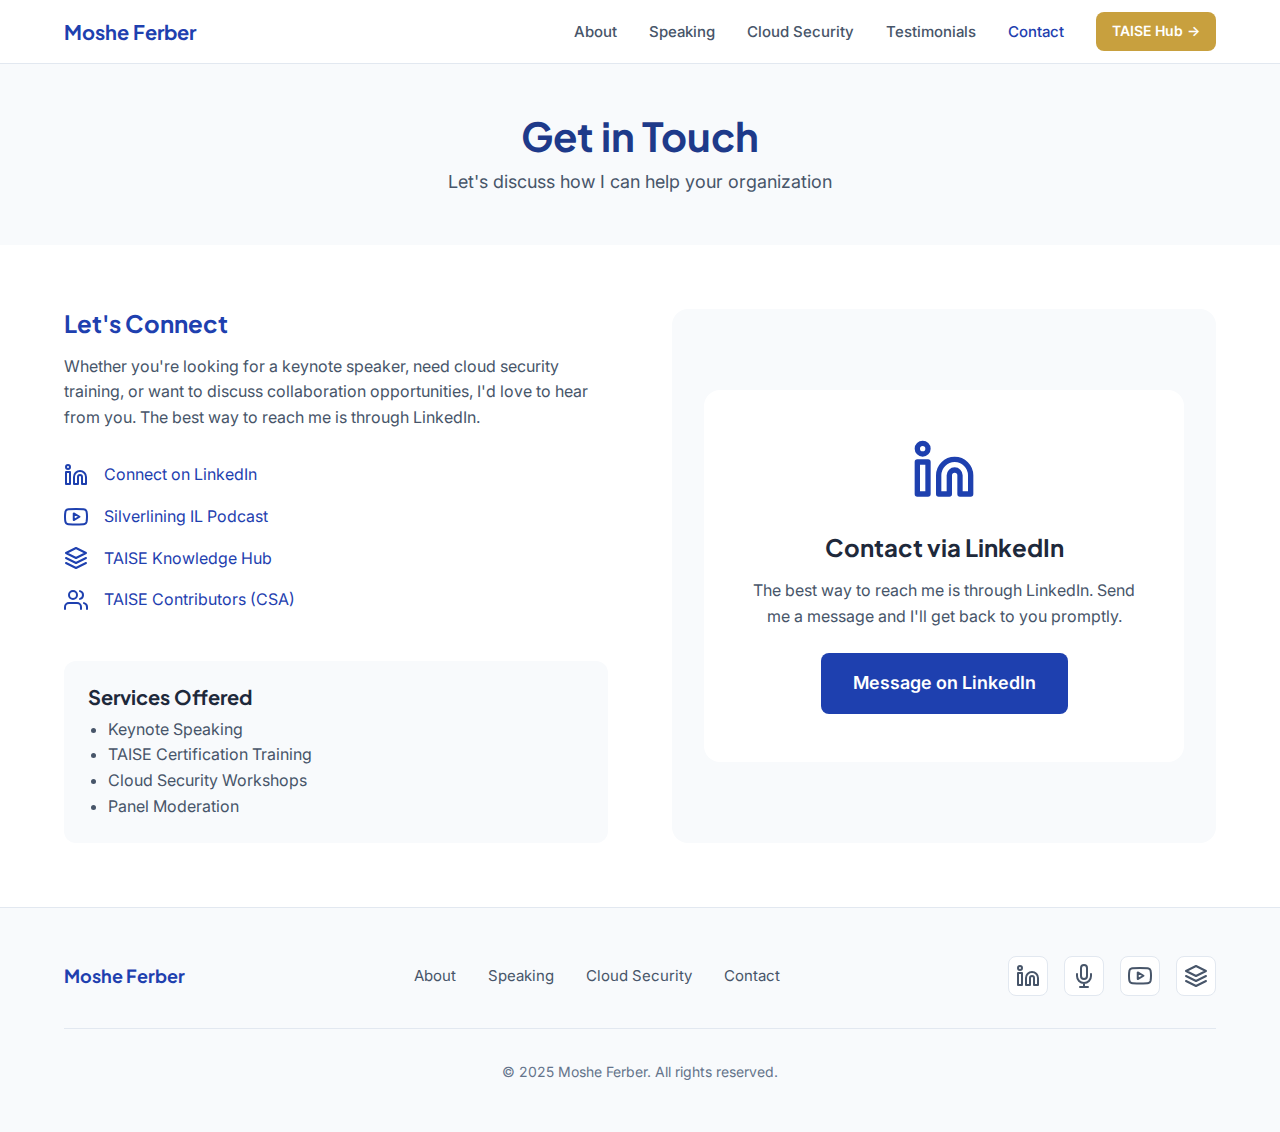
<file: contact.html>
<!DOCTYPE html>
<html lang="en">
<head>
  <meta charset="UTF-8">
  <!-- Google Analytics -->
  <script async src="https://www.googletagmanager.com/gtag/js?id=G-91T1W4KTG6"></script>
  <script>
    window.dataLayer = window.dataLayer || [];
    function gtag(){dataLayer.push(arguments);}
    gtag('js', new Date());
    gtag('config', 'G-91T1W4KTG6');
  </script>
  <meta name="viewport" content="width=device-width, initial-scale=1.0">
  <title>Contact | Moshe Ferber - Cloud Security Evangelist</title>
  <meta name="description" content="Get in touch with Moshe Ferber for speaking engagements or training.">

  <meta property="og:title" content="Contact Moshe Ferber">
  <meta property="og:description" content="Get in touch for speaking or training.">
  <meta property="og:url" content="https://onlinecloudsec.com/contact">

  <link rel="preconnect" href="https://fonts.googleapis.com">
  <link rel="preconnect" href="https://fonts.gstatic.com" crossorigin>
  <link href="https://fonts.googleapis.com/css2?family=Inter:wght@400;500;600;700&family=Plus+Jakarta+Sans:wght@600;700;800&display=swap" rel="stylesheet">
  <link rel="stylesheet" href="/assets/css/styles.css">
</head>
<body>
  <!-- Navigation -->
  <nav class="nav" id="nav">
    <div class="nav-container">
      <a href="/" class="nav-logo">Moshe Ferber</a>
      <button class="nav-toggle" id="navToggle" aria-label="Toggle menu">
        <span></span>
        <span></span>
        <span></span>
      </button>
      <ul class="nav-links" id="navLinks">
        <li><a href="/about" class="nav-link">About</a></li>
        <li><a href="/speaking" class="nav-link">Speaking</a></li>
        <li><a href="/cloud-security" class="nav-link">Cloud Security</a></li>
        <li><a href="/testimonials" class="nav-link">Testimonials</a></li>
        <li><a href="/contact" class="nav-link active">Contact</a></li>
        <li><a href="https://www.taise.guru" class="nav-cta" target="_blank">TAISE Hub →</a></li>
      </ul>
    </div>
  </nav>

  <!-- Page Header -->
  <header class="page-header">
    <div class="container">
      <h1>Get in Touch</h1>
      <p>Let's discuss how I can help your organization</p>
    </div>
  </header>

  <!-- Contact Content -->
  <section class="page-content">
    <div class="container">
      <div class="contact-grid">
        <div class="contact-info">
          <h3>Let's Connect</h3>
          <p>
            Whether you're looking for a keynote speaker, need cloud security training, or want
            to discuss collaboration opportunities, I'd love to hear from you. The best way to
            reach me is through LinkedIn.
          </p>

          <div class="contact-methods">
            <div class="contact-method">
              <svg class="icon" viewBox="0 0 24 24"><path d="M16 8a6 6 0 0 1 6 6v7h-4v-7a2 2 0 0 0-2-2 2 2 0 0 0-2 2v7h-4v-7a6 6 0 0 1 6-6z"/><rect x="2" y="9" width="4" height="12"/><circle cx="4" cy="4" r="2"/></svg>
              <a href="https://www.linkedin.com/in/mosheferber/" target="_blank">Connect on LinkedIn</a>
            </div>
            <div class="contact-method">
              <svg class="icon" viewBox="0 0 24 24"><path d="M22.54 6.42a2.78 2.78 0 0 0-1.94-2C18.88 4 12 4 12 4s-6.88 0-8.6.46a2.78 2.78 0 0 0-1.94 2A29 29 0 0 0 1 11.75a29 29 0 0 0 .46 5.33A2.78 2.78 0 0 0 3.4 19c1.72.46 8.6.46 8.6.46s6.88 0 8.6-.46a2.78 2.78 0 0 0 1.94-2 29 29 0 0 0 .46-5.25 29 29 0 0 0-.46-5.33z"/><polygon points="9.75 15.02 15.5 11.75 9.75 8.48 9.75 15.02"/></svg>
              <a href="https://www.youtube.com/playlist?list=PLrsvn13Tgp7RJMEw5q3sy9tcvxOl1wvJi" target="_blank">Silverlining IL Podcast</a>
            </div>
            <div class="contact-method">
              <svg class="icon" viewBox="0 0 24 24"><path d="M12 2L2 7l10 5 10-5-10-5zM2 17l10 5 10-5M2 12l10 5 10-5"/></svg>
              <a href="https://www.taise.guru" target="_blank">TAISE Knowledge Hub</a>
            </div>
            <div class="contact-method">
              <svg class="icon" viewBox="0 0 24 24"><path d="M17 21v-2a4 4 0 0 0-4-4H5a4 4 0 0 0-4 4v2"/><circle cx="9" cy="7" r="4"/><path d="M23 21v-2a4 4 0 0 0-3-3.87M16 3.13a4 4 0 0 1 0 7.75"/></svg>
              <a href="https://cloudsecurityalliance.org/contributors/taise-contributors" target="_blank">TAISE Contributors (CSA)</a>
            </div>
          </div>

          <div style="margin-top: 3rem; padding: 1.5rem; background: var(--bg-light); border-radius: 0.75rem;">
            <h4 style="margin-bottom: 0.5rem;">Services Offered</h4>
            <ul style="color: var(--text-medium); padding-left: 1.25rem; margin: 0;">
              <li>Keynote Speaking</li>
              <li>TAISE Certification Training</li>
              <li>Cloud Security Workshops</li>
              <li>Panel Moderation</li>
            </ul>
          </div>
        </div>

        <div class="contact-form" style="display: flex; align-items: center; justify-content: center;">
          <div style="text-align: center; padding: 3rem; background: var(--bg-white); border-radius: 1rem;">
            <svg class="icon" style="width: 64px; height: 64px; color: var(--primary); margin-bottom: 1.5rem;" viewBox="0 0 24 24"><path d="M16 8a6 6 0 0 1 6 6v7h-4v-7a2 2 0 0 0-2-2 2 2 0 0 0-2 2v7h-4v-7a6 6 0 0 1 6-6z"/><rect x="2" y="9" width="4" height="12"/><circle cx="4" cy="4" r="2"/></svg>
            <h3 style="margin-bottom: 1rem;">Contact via LinkedIn</h3>
            <p style="color: var(--text-medium); margin-bottom: 1.5rem;">
              The best way to reach me is through LinkedIn. Send me a message and I'll get back to you promptly.
            </p>
            <a href="https://www.linkedin.com/in/mosheferber/" target="_blank" class="btn btn-primary btn-lg">
              Message on LinkedIn
            </a>
          </div>
        </div>
      </div>
    </div>
  </section>

  <!-- Footer -->
  <footer class="footer">
    <div class="container">
      <div class="footer-content">
        <div class="footer-brand">Moshe Ferber</div>
        <ul class="footer-links">
          <li><a href="/about">About</a></li>
          <li><a href="/speaking">Speaking</a></li>
          <li><a href="/cloud-security">Cloud Security</a></li>
          <li><a href="/contact">Contact</a></li>
        </ul>
        <div class="footer-social">
          <a href="https://www.linkedin.com/in/mosheferber/" target="_blank" aria-label="LinkedIn">
            <svg class="icon" viewBox="0 0 24 24"><path d="M16 8a6 6 0 0 1 6 6v7h-4v-7a2 2 0 0 0-2-2 2 2 0 0 0-2 2v7h-4v-7a6 6 0 0 1 6-6z"/><rect x="2" y="9" width="4" height="12"/><circle cx="4" cy="4" r="2"/></svg>
          </a>
          <a href="https://silverlining-il.castos.com/" target="_blank" aria-label="Podcast">
            <svg class="icon" viewBox="0 0 24 24"><path d="M12 1a3 3 0 0 0-3 3v8a3 3 0 0 0 6 0V4a3 3 0 0 0-3-3z" stroke="currentColor" stroke-width="2" fill="none"/><path d="M19 10v2a7 7 0 0 1-14 0v-2M12 19v4M8 23h8" stroke="currentColor" stroke-width="2" fill="none"/></svg>
          </a>
          <a href="https://www.youtube.com/playlist?list=PLrsvn13Tgp7RJMEw5q3sy9tcvxOl1wvJi" target="_blank" aria-label="YouTube">
            <svg class="icon" viewBox="0 0 24 24"><path d="M22.54 6.42a2.78 2.78 0 0 0-1.94-2C18.88 4 12 4 12 4s-6.88 0-8.6.46a2.78 2.78 0 0 0-1.94 2A29 29 0 0 0 1 11.75a29 29 0 0 0 .46 5.33A2.78 2.78 0 0 0 3.4 19c1.72.46 8.6.46 8.6.46s6.88 0 8.6-.46a2.78 2.78 0 0 0 1.94-2 29 29 0 0 0 .46-5.25 29 29 0 0 0-.46-5.33z"/><polygon points="9.75 15.02 15.5 11.75 9.75 8.48 9.75 15.02"/></svg>
          </a>
          <a href="https://www.taise.guru" target="_blank" aria-label="TAISE Hub">
            <svg class="icon" viewBox="0 0 24 24"><path d="M12 2L2 7l10 5 10-5-10-5zM2 17l10 5 10-5M2 12l10 5 10-5"/></svg>
          </a>
        </div>
      </div>
      <div class="footer-bottom">
        <p>&copy; 2025 Moshe Ferber. All rights reserved.</p>
      </div>
    </div>
  </footer>

  <script src="/js/main.js"></script>
</body>
</html>
</file>
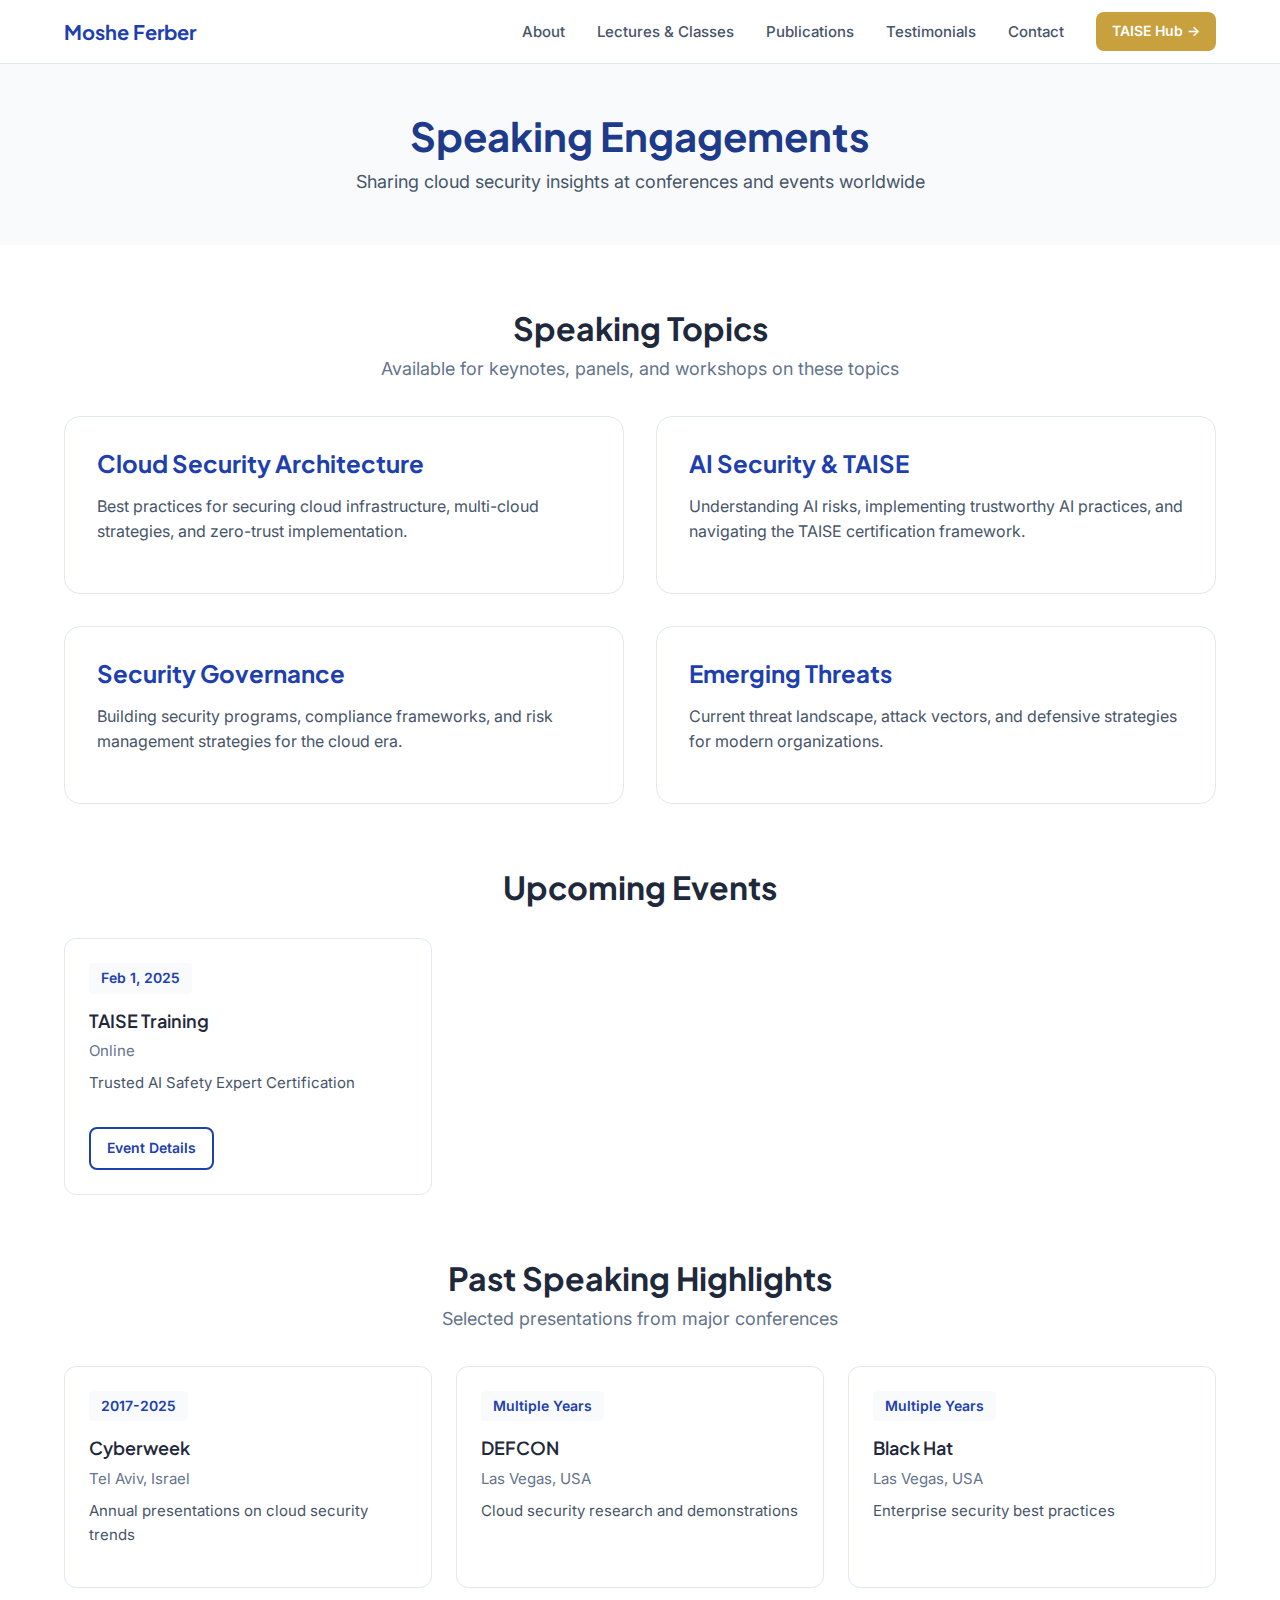
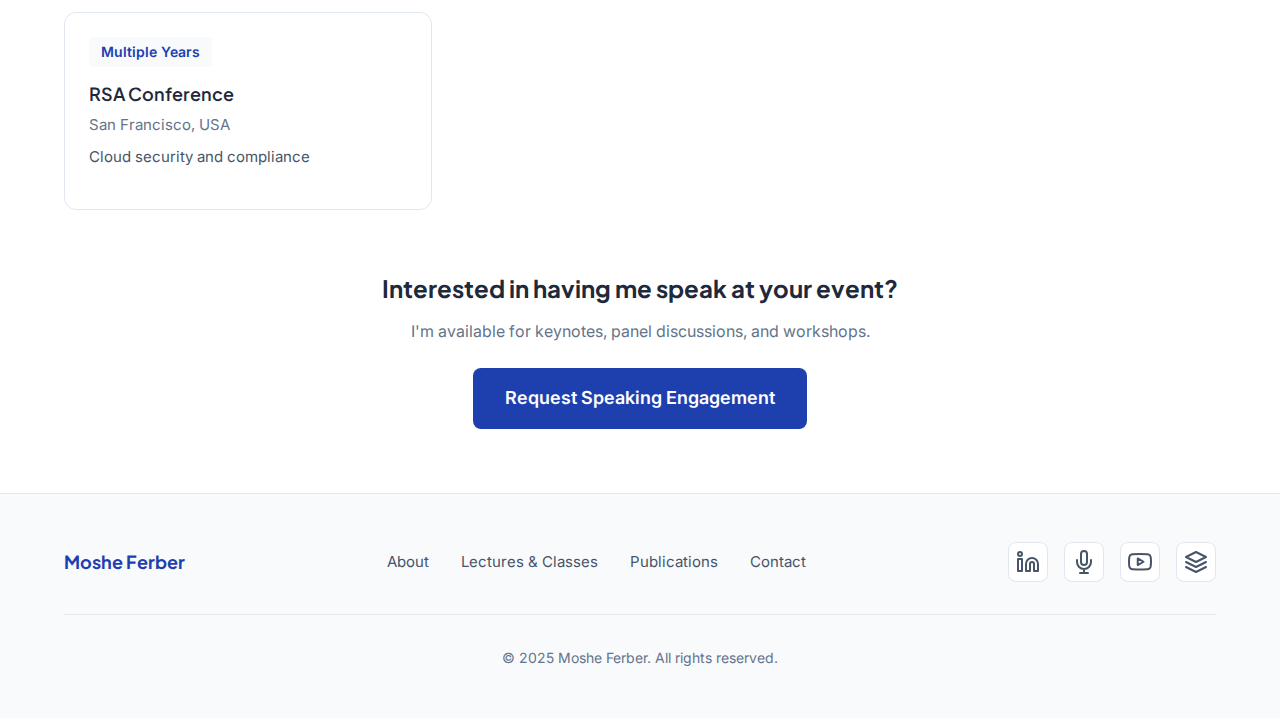
<file: speaking.html>
<!DOCTYPE html>
<html lang="en">
<head>
  <meta charset="UTF-8">
  <!-- Google Analytics -->
  <script async src="https://www.googletagmanager.com/gtag/js?id=G-91T1W4KTG6"></script>
  <script>
    window.dataLayer = window.dataLayer || [];
    function gtag(){dataLayer.push(arguments);}
    gtag('js', new Date());
    gtag('config', 'G-91T1W4KTG6');
  </script>
  <meta name="viewport" content="width=device-width, initial-scale=1.0">
  <title>Speaking | Moshe Ferber - Cloud Security Evangelist</title>
  <meta name="description" content="View Moshe Ferber's speaking schedule and past engagements at conferences like DEFCON, Black Hat, RSA, and Cyberweek.">

  <meta property="og:title" content="Speaking Engagements - Moshe Ferber">
  <meta property="og:description" content="Speaking schedule and past engagements at DEFCON, Black Hat, RSA, and more.">
  <meta property="og:url" content="https://onlinecloudsec.com/speaking">

  <link rel="preconnect" href="https://fonts.googleapis.com">
  <link rel="preconnect" href="https://fonts.gstatic.com" crossorigin>
  <link href="https://fonts.googleapis.com/css2?family=Inter:wght@400;500;600;700&family=Plus+Jakarta+Sans:wght@600;700;800&display=swap" rel="stylesheet">
  <link rel="stylesheet" href="/assets/css/styles.css">
</head>
<body>
  <!-- Navigation -->
  <nav class="nav" id="nav">
    <div class="nav-container">
      <a href="/" class="nav-logo">Moshe Ferber</a>
      <button class="nav-toggle" id="navToggle" aria-label="Toggle menu">
        <span></span>
        <span></span>
        <span></span>
      </button>
      <ul class="nav-links" id="navLinks">
        <li><a href="/about" class="nav-link">About</a></li>
        <li><a href="/cloud-security/classes" class="nav-link">Lectures & Classes</a></li>
        <li><a href="/cloud-security/publications" class="nav-link">Publications</a></li>
        <li><a href="/testimonials" class="nav-link">Testimonials</a></li>
        <li><a href="/contact" class="nav-link">Contact</a></li>
        <li><a href="https://www.taise.guru" class="nav-cta" target="_blank">TAISE Hub →</a></li>
      </ul>
    </div>
  </nav>

  <!-- Page Header -->
  <header class="page-header">
    <div class="container">
      <h1>Speaking Engagements</h1>
      <p>Sharing cloud security insights at conferences and events worldwide</p>
    </div>
  </header>

  <!-- Speaking Content -->
  <section class="page-content">
    <div class="container">
      <!-- Speaking Topics -->
      <div class="section-header" style="margin-bottom: 2rem;">
        <h2>Speaking Topics</h2>
        <p>Available for keynotes, panels, and workshops on these topics</p>
      </div>

      <div class="services-grid" style="margin-bottom: 4rem;">
        <div class="service-card">
          <h3>Cloud Security Architecture</h3>
          <p>Best practices for securing cloud infrastructure, multi-cloud strategies, and zero-trust implementation.</p>
        </div>
        <div class="service-card">
          <h3>AI Security & TAISE</h3>
          <p>Understanding AI risks, implementing trustworthy AI practices, and navigating the TAISE certification framework.</p>
        </div>
        <div class="service-card">
          <h3>Security Governance</h3>
          <p>Building security programs, compliance frameworks, and risk management strategies for the cloud era.</p>
        </div>
        <div class="service-card">
          <h3>Emerging Threats</h3>
          <p>Current threat landscape, attack vectors, and defensive strategies for modern organizations.</p>
        </div>
      </div>

      <!-- Upcoming Events -->
      <div class="section-header" style="margin-bottom: 2rem;">
        <h2>Upcoming Events</h2>
      </div>
      <div id="upcomingEvents">
        <!-- Loaded from JSON -->
      </div>

      <!-- Past Events -->
      <div class="section-header" style="margin-top: 4rem; margin-bottom: 2rem;">
        <h2>Past Speaking Highlights</h2>
        <p>Selected presentations from major conferences</p>
      </div>

      <div class="events-grid">
        <div class="event-card">
          <div class="event-date">2017-2025</div>
          <h3 class="event-title">Cyberweek</h3>
          <p class="event-location">Tel Aviv, Israel</p>
          <p class="event-topic">Annual presentations on cloud security trends</p>
        </div>
        <div class="event-card">
          <div class="event-date">Multiple Years</div>
          <h3 class="event-title">DEFCON</h3>
          <p class="event-location">Las Vegas, USA</p>
          <p class="event-topic">Cloud security research and demonstrations</p>
        </div>
        <div class="event-card">
          <div class="event-date">Multiple Years</div>
          <h3 class="event-title">Black Hat</h3>
          <p class="event-location">Las Vegas, USA</p>
          <p class="event-topic">Enterprise security best practices</p>
        </div>
        <div class="event-card">
          <div class="event-date">Multiple Years</div>
          <h3 class="event-title">RSA Conference</h3>
          <p class="event-location">San Francisco, USA</p>
          <p class="event-topic">Cloud security and compliance</p>
        </div>
      </div>

      <!-- CTA -->
      <div class="text-center" style="margin-top: 4rem;">
        <h3>Interested in having me speak at your event?</h3>
        <p style="color: var(--text-light); margin-bottom: 1.5rem;">
          I'm available for keynotes, panel discussions, and workshops.
        </p>
        <a href="/contact" class="btn btn-primary btn-lg">Request Speaking Engagement</a>
      </div>
    </div>
  </section>

  <!-- Footer -->
  <footer class="footer">
    <div class="container">
      <div class="footer-content">
        <div class="footer-brand">Moshe Ferber</div>
        <ul class="footer-links">
          <li><a href="/about">About</a></li>
          <li><a href="/cloud-security/classes">Lectures & Classes</a></li>
          <li><a href="/cloud-security/publications">Publications</a></li>
          <li><a href="/contact">Contact</a></li>
        </ul>
        <div class="footer-social">
          <a href="https://www.linkedin.com/in/mosheferber/" target="_blank" aria-label="LinkedIn">
            <svg class="icon" viewBox="0 0 24 24"><path d="M16 8a6 6 0 0 1 6 6v7h-4v-7a2 2 0 0 0-2-2 2 2 0 0 0-2 2v7h-4v-7a6 6 0 0 1 6-6z"/><rect x="2" y="9" width="4" height="12"/><circle cx="4" cy="4" r="2"/></svg>
          </a>
          <a href="https://silverlining-il.castos.com/" target="_blank" aria-label="Podcast">
            <svg class="icon" viewBox="0 0 24 24"><path d="M12 1a3 3 0 0 0-3 3v8a3 3 0 0 0 6 0V4a3 3 0 0 0-3-3z" stroke="currentColor" stroke-width="2" fill="none"/><path d="M19 10v2a7 7 0 0 1-14 0v-2M12 19v4M8 23h8" stroke="currentColor" stroke-width="2" fill="none"/></svg>
          </a>
          <a href="https://www.youtube.com/playlist?list=PLrsvn13Tgp7RJMEw5q3sy9tcvxOl1wvJi" target="_blank" aria-label="YouTube">
            <svg class="icon" viewBox="0 0 24 24"><path d="M22.54 6.42a2.78 2.78 0 0 0-1.94-2C18.88 4 12 4 12 4s-6.88 0-8.6.46a2.78 2.78 0 0 0-1.94 2A29 29 0 0 0 1 11.75a29 29 0 0 0 .46 5.33A2.78 2.78 0 0 0 3.4 19c1.72.46 8.6.46 8.6.46s6.88 0 8.6-.46a2.78 2.78 0 0 0 1.94-2 29 29 0 0 0 .46-5.25 29 29 0 0 0-.46-5.33z"/><polygon points="9.75 15.02 15.5 11.75 9.75 8.48 9.75 15.02"/></svg>
          </a>
          <a href="https://www.taise.guru" target="_blank" aria-label="TAISE Hub">
            <svg class="icon" viewBox="0 0 24 24"><path d="M12 2L2 7l10 5 10-5-10-5zM2 17l10 5 10-5M2 12l10 5 10-5"/></svg>
          </a>
        </div>
      </div>
      <div class="footer-bottom">
        <p>&copy; 2025 Moshe Ferber. All rights reserved.</p>
      </div>
    </div>
  </footer>

  <script src="/js/main.js"></script>
</body>
</html>
</file>
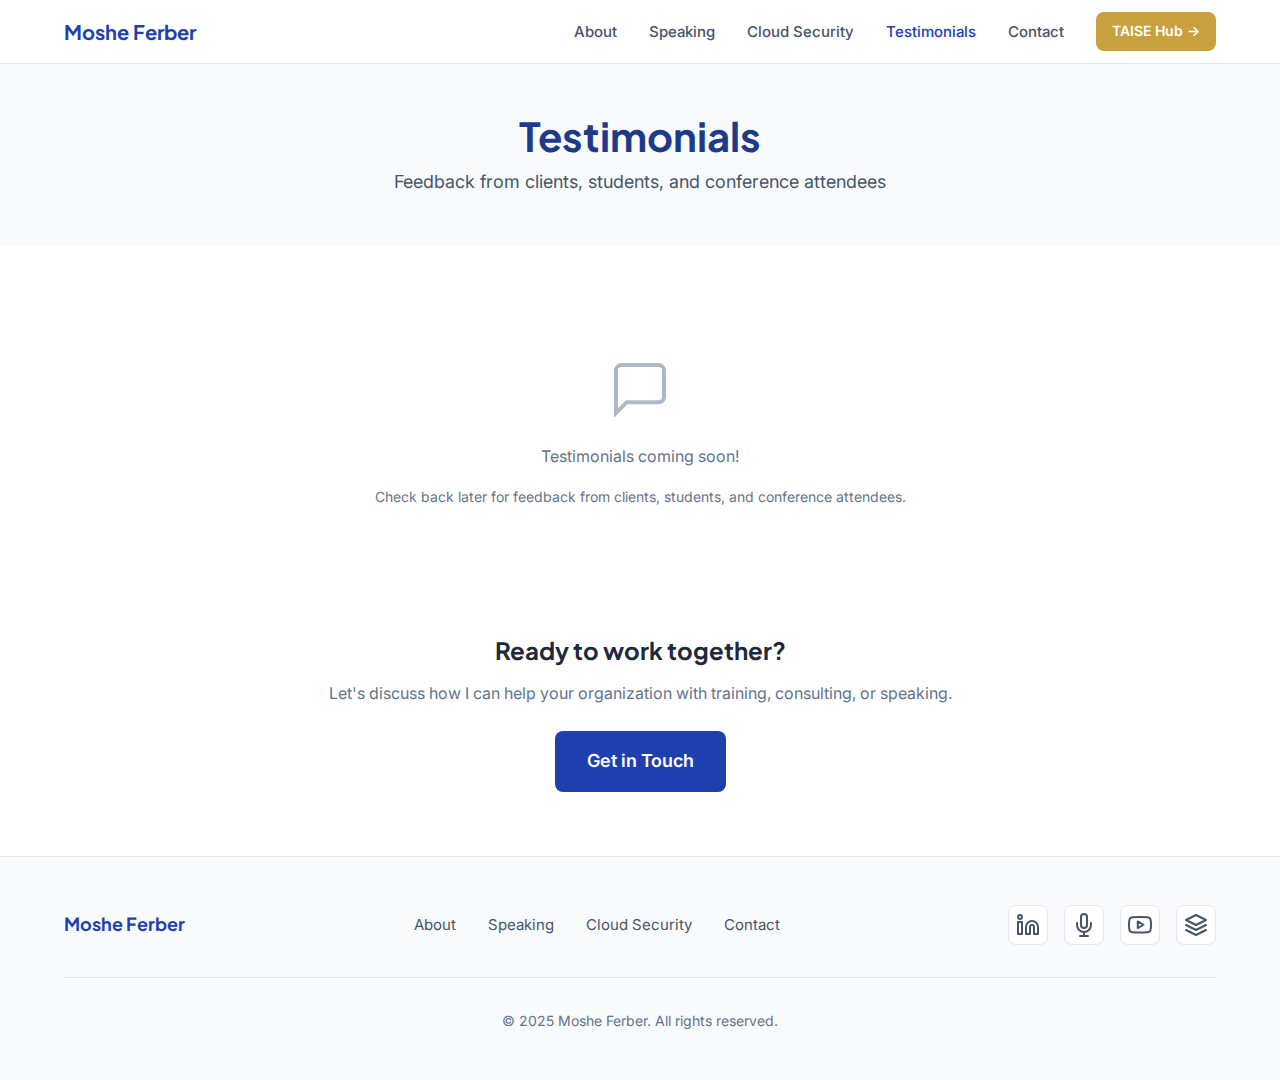
<file: testimonials.html>
<!DOCTYPE html>
<html lang="en">
<head>
  <meta charset="UTF-8">
  <!-- Google Analytics -->
  <script async src="https://www.googletagmanager.com/gtag/js?id=G-91T1W4KTG6"></script>
  <script>
    window.dataLayer = window.dataLayer || [];
    function gtag(){dataLayer.push(arguments);}
    gtag('js', new Date());
    gtag('config', 'G-91T1W4KTG6');
  </script>
  <meta name="viewport" content="width=device-width, initial-scale=1.0">
  <title>Testimonials | Moshe Ferber - Cloud Security Evangelist</title>
  <meta name="description" content="Read testimonials from clients, students, and conference attendees about Moshe Ferber's training and speaking.">

  <meta property="og:title" content="Testimonials - Moshe Ferber">
  <meta property="og:description" content="Feedback from clients, students, and conference attendees.">
  <meta property="og:url" content="https://onlinecloudsec.com/testimonials">

  <link rel="preconnect" href="https://fonts.googleapis.com">
  <link rel="preconnect" href="https://fonts.gstatic.com" crossorigin>
  <link href="https://fonts.googleapis.com/css2?family=Inter:wght@400;500;600;700&family=Plus+Jakarta+Sans:wght@600;700;800&display=swap" rel="stylesheet">
  <link rel="stylesheet" href="/assets/css/styles.css">
</head>
<body>
  <!-- Navigation -->
  <nav class="nav" id="nav">
    <div class="nav-container">
      <a href="/" class="nav-logo">Moshe Ferber</a>
      <button class="nav-toggle" id="navToggle" aria-label="Toggle menu">
        <span></span>
        <span></span>
        <span></span>
      </button>
      <ul class="nav-links" id="navLinks">
        <li><a href="/about" class="nav-link">About</a></li>
        <li><a href="/speaking" class="nav-link">Speaking</a></li>
        <li><a href="/cloud-security" class="nav-link">Cloud Security</a></li>
        <li><a href="/testimonials" class="nav-link active">Testimonials</a></li>
        <li><a href="/contact" class="nav-link">Contact</a></li>
        <li><a href="https://www.taise.guru" class="nav-cta" target="_blank">TAISE Hub →</a></li>
      </ul>
    </div>
  </nav>

  <!-- Page Header -->
  <header class="page-header">
    <div class="container">
      <h1>Testimonials</h1>
      <p>Feedback from clients, students, and conference attendees</p>
    </div>
  </header>

  <!-- Testimonials Content -->
  <section class="page-content">
    <div class="container">
      <div id="testimonialsList">
        <!-- Loaded from JSON -->
      </div>

      <!-- CTA -->
      <div class="text-center" style="margin-top: 4rem;">
        <h3>Ready to work together?</h3>
        <p style="color: var(--text-light); margin-bottom: 1.5rem;">
          Let's discuss how I can help your organization with training, consulting, or speaking.
        </p>
        <a href="/contact" class="btn btn-primary btn-lg">Get in Touch</a>
      </div>
    </div>
  </section>

  <!-- Footer -->
  <footer class="footer">
    <div class="container">
      <div class="footer-content">
        <div class="footer-brand">Moshe Ferber</div>
        <ul class="footer-links">
          <li><a href="/about">About</a></li>
          <li><a href="/speaking">Speaking</a></li>
          <li><a href="/cloud-security">Cloud Security</a></li>
          <li><a href="/contact">Contact</a></li>
        </ul>
        <div class="footer-social">
          <a href="https://www.linkedin.com/in/mosheferber/" target="_blank" aria-label="LinkedIn">
            <svg class="icon" viewBox="0 0 24 24"><path d="M16 8a6 6 0 0 1 6 6v7h-4v-7a2 2 0 0 0-2-2 2 2 0 0 0-2 2v7h-4v-7a6 6 0 0 1 6-6z"/><rect x="2" y="9" width="4" height="12"/><circle cx="4" cy="4" r="2"/></svg>
          </a>
          <a href="https://silverlining-il.castos.com/" target="_blank" aria-label="Podcast">
            <svg class="icon" viewBox="0 0 24 24"><path d="M12 1a3 3 0 0 0-3 3v8a3 3 0 0 0 6 0V4a3 3 0 0 0-3-3z" stroke="currentColor" stroke-width="2" fill="none"/><path d="M19 10v2a7 7 0 0 1-14 0v-2M12 19v4M8 23h8" stroke="currentColor" stroke-width="2" fill="none"/></svg>
          </a>
          <a href="https://www.youtube.com/playlist?list=PLrsvn13Tgp7RJMEw5q3sy9tcvxOl1wvJi" target="_blank" aria-label="YouTube">
            <svg class="icon" viewBox="0 0 24 24"><path d="M22.54 6.42a2.78 2.78 0 0 0-1.94-2C18.88 4 12 4 12 4s-6.88 0-8.6.46a2.78 2.78 0 0 0-1.94 2A29 29 0 0 0 1 11.75a29 29 0 0 0 .46 5.33A2.78 2.78 0 0 0 3.4 19c1.72.46 8.6.46 8.6.46s6.88 0 8.6-.46a2.78 2.78 0 0 0 1.94-2 29 29 0 0 0 .46-5.25 29 29 0 0 0-.46-5.33z"/><polygon points="9.75 15.02 15.5 11.75 9.75 8.48 9.75 15.02"/></svg>
          </a>
          <a href="https://www.taise.guru" target="_blank" aria-label="TAISE Hub">
            <svg class="icon" viewBox="0 0 24 24"><path d="M12 2L2 7l10 5 10-5-10-5zM2 17l10 5 10-5M2 12l10 5 10-5"/></svg>
          </a>
        </div>
      </div>
      <div class="footer-bottom">
        <p>&copy; 2025 Moshe Ferber. All rights reserved.</p>
      </div>
    </div>
  </footer>

  <script src="/js/main.js"></script>
</body>
</html>
</file>
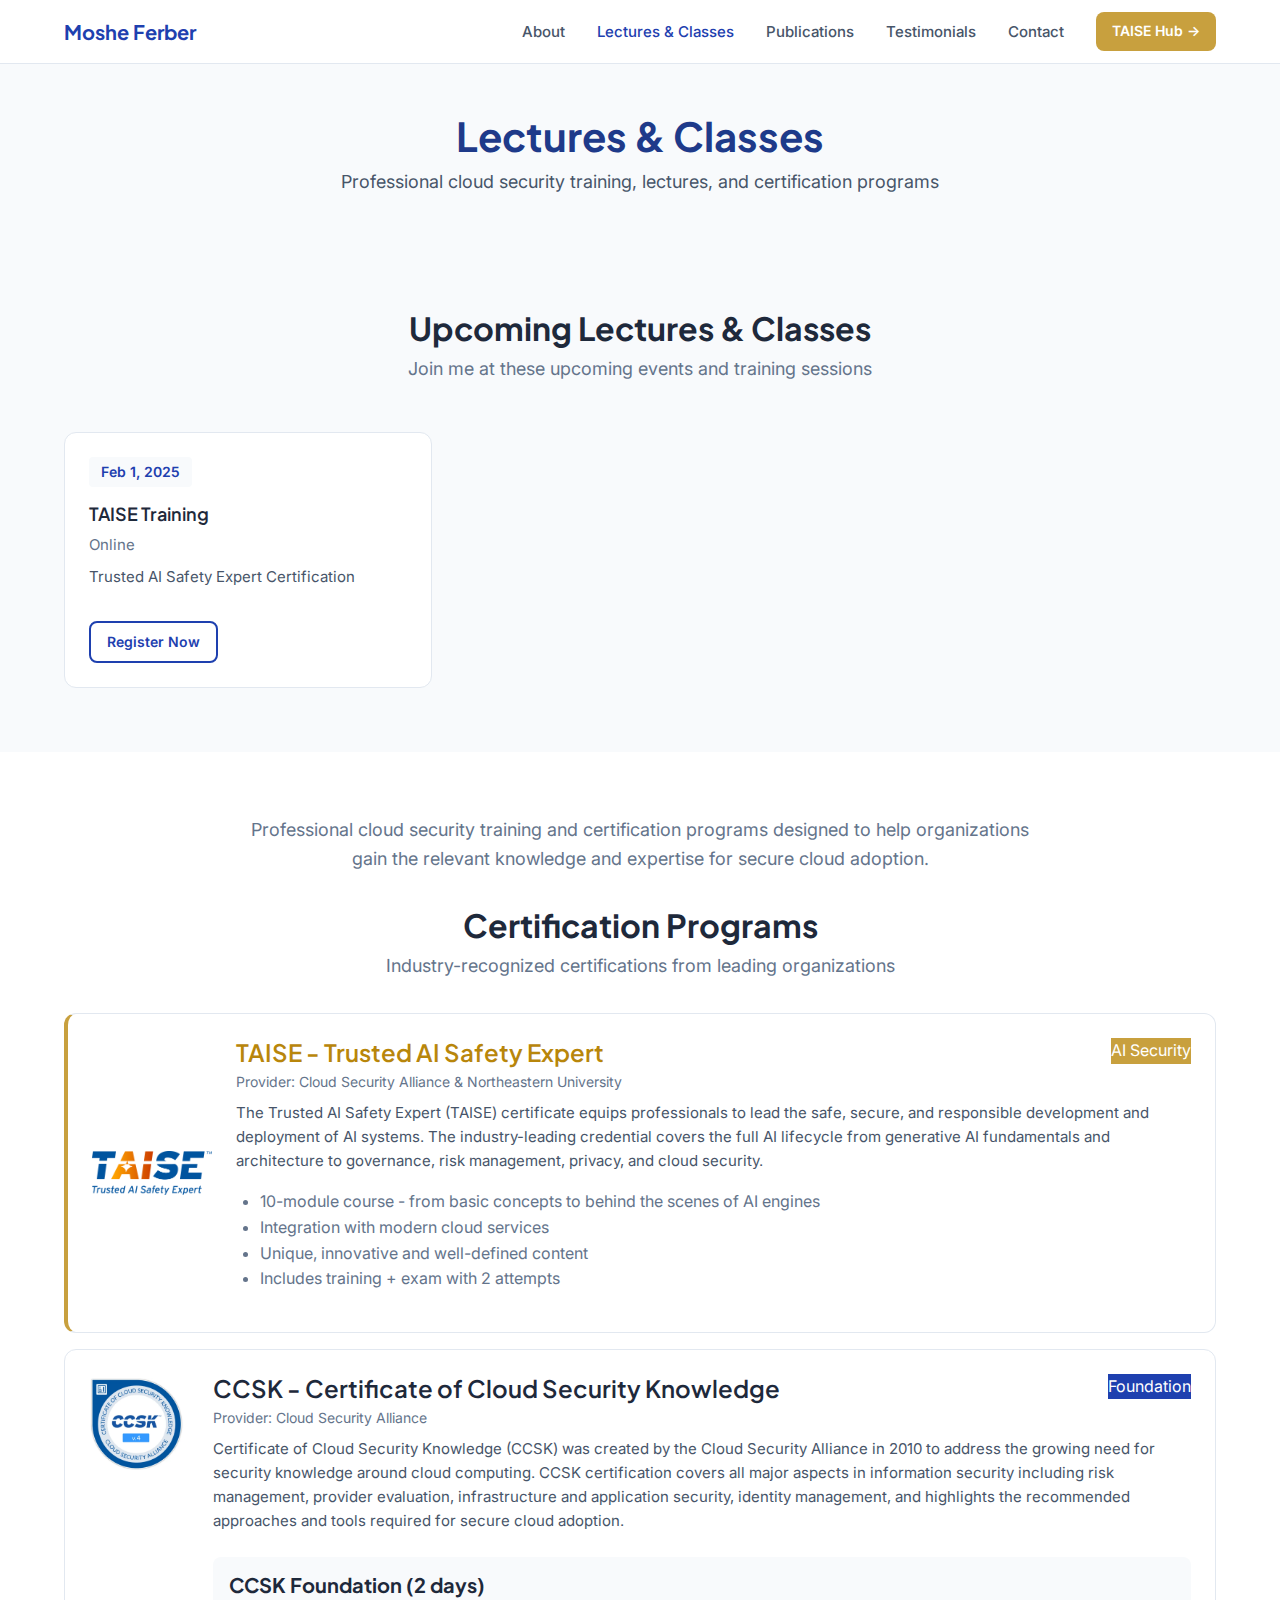
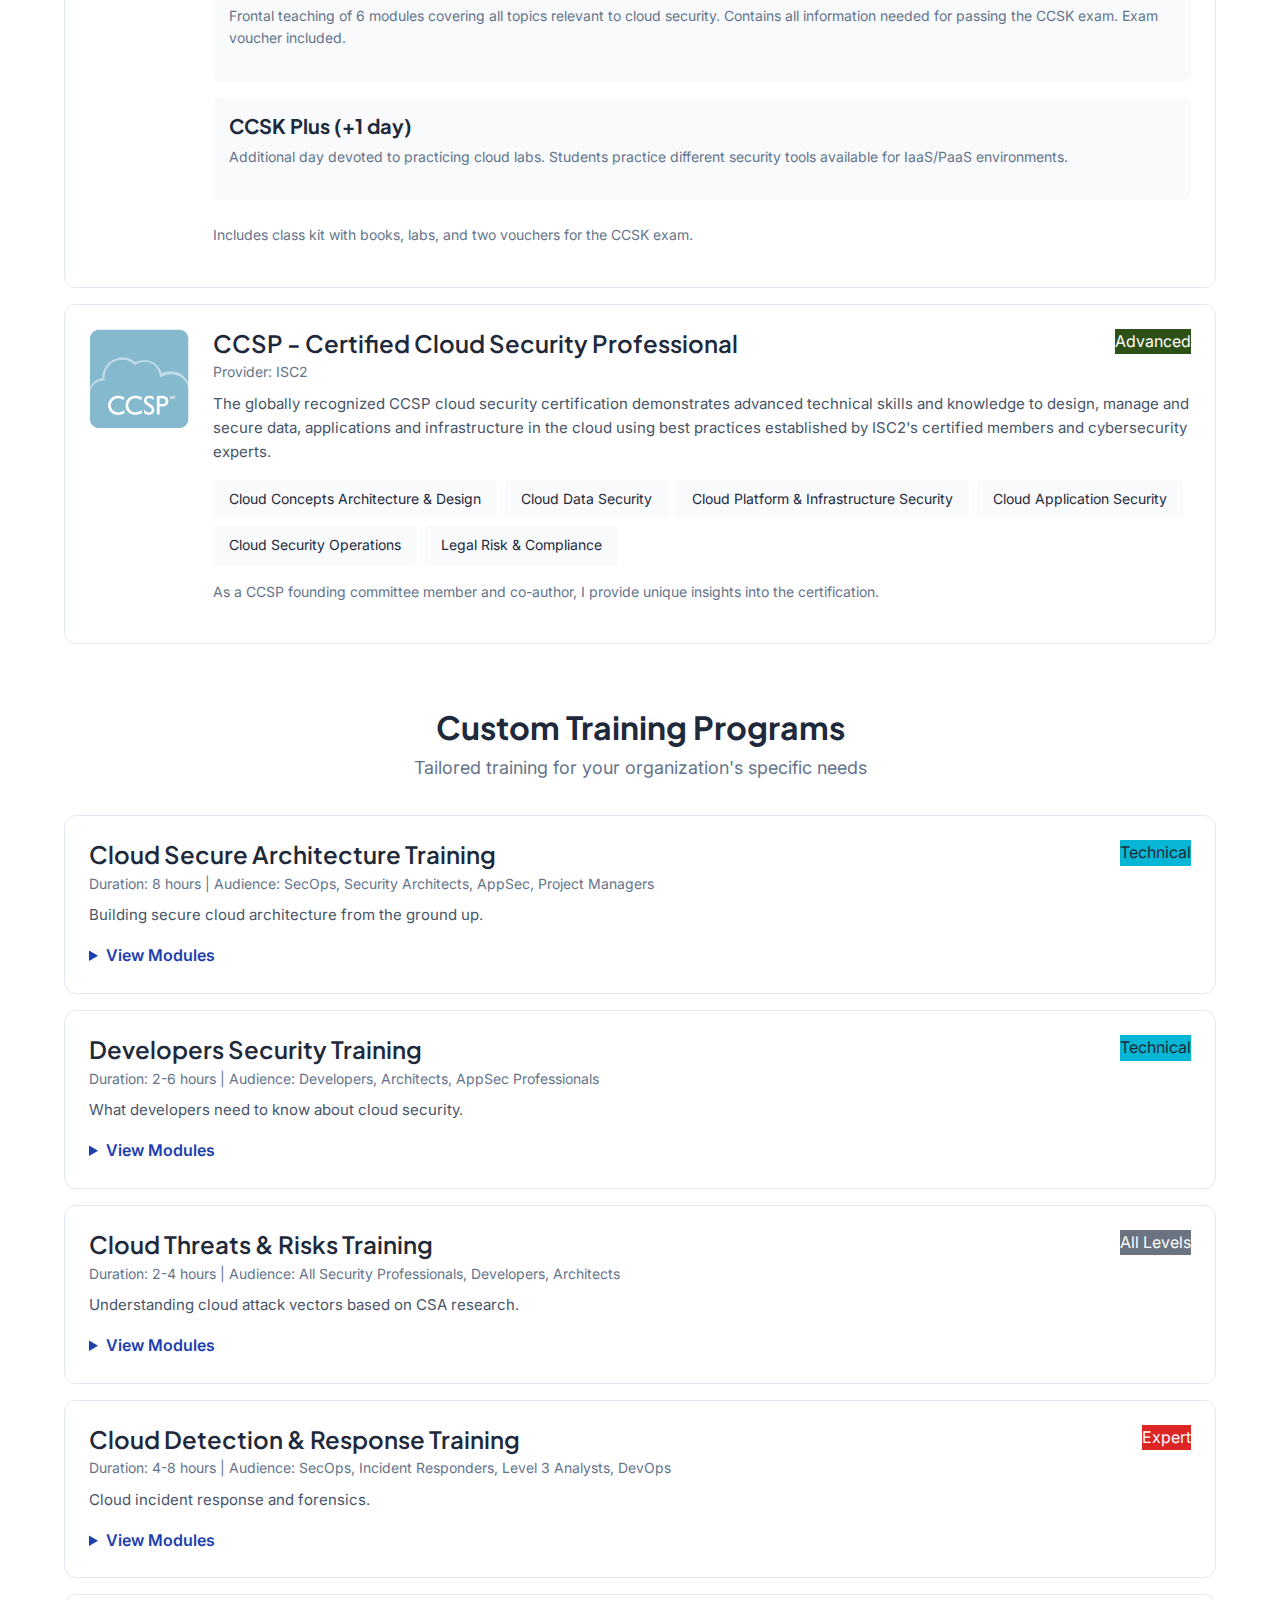
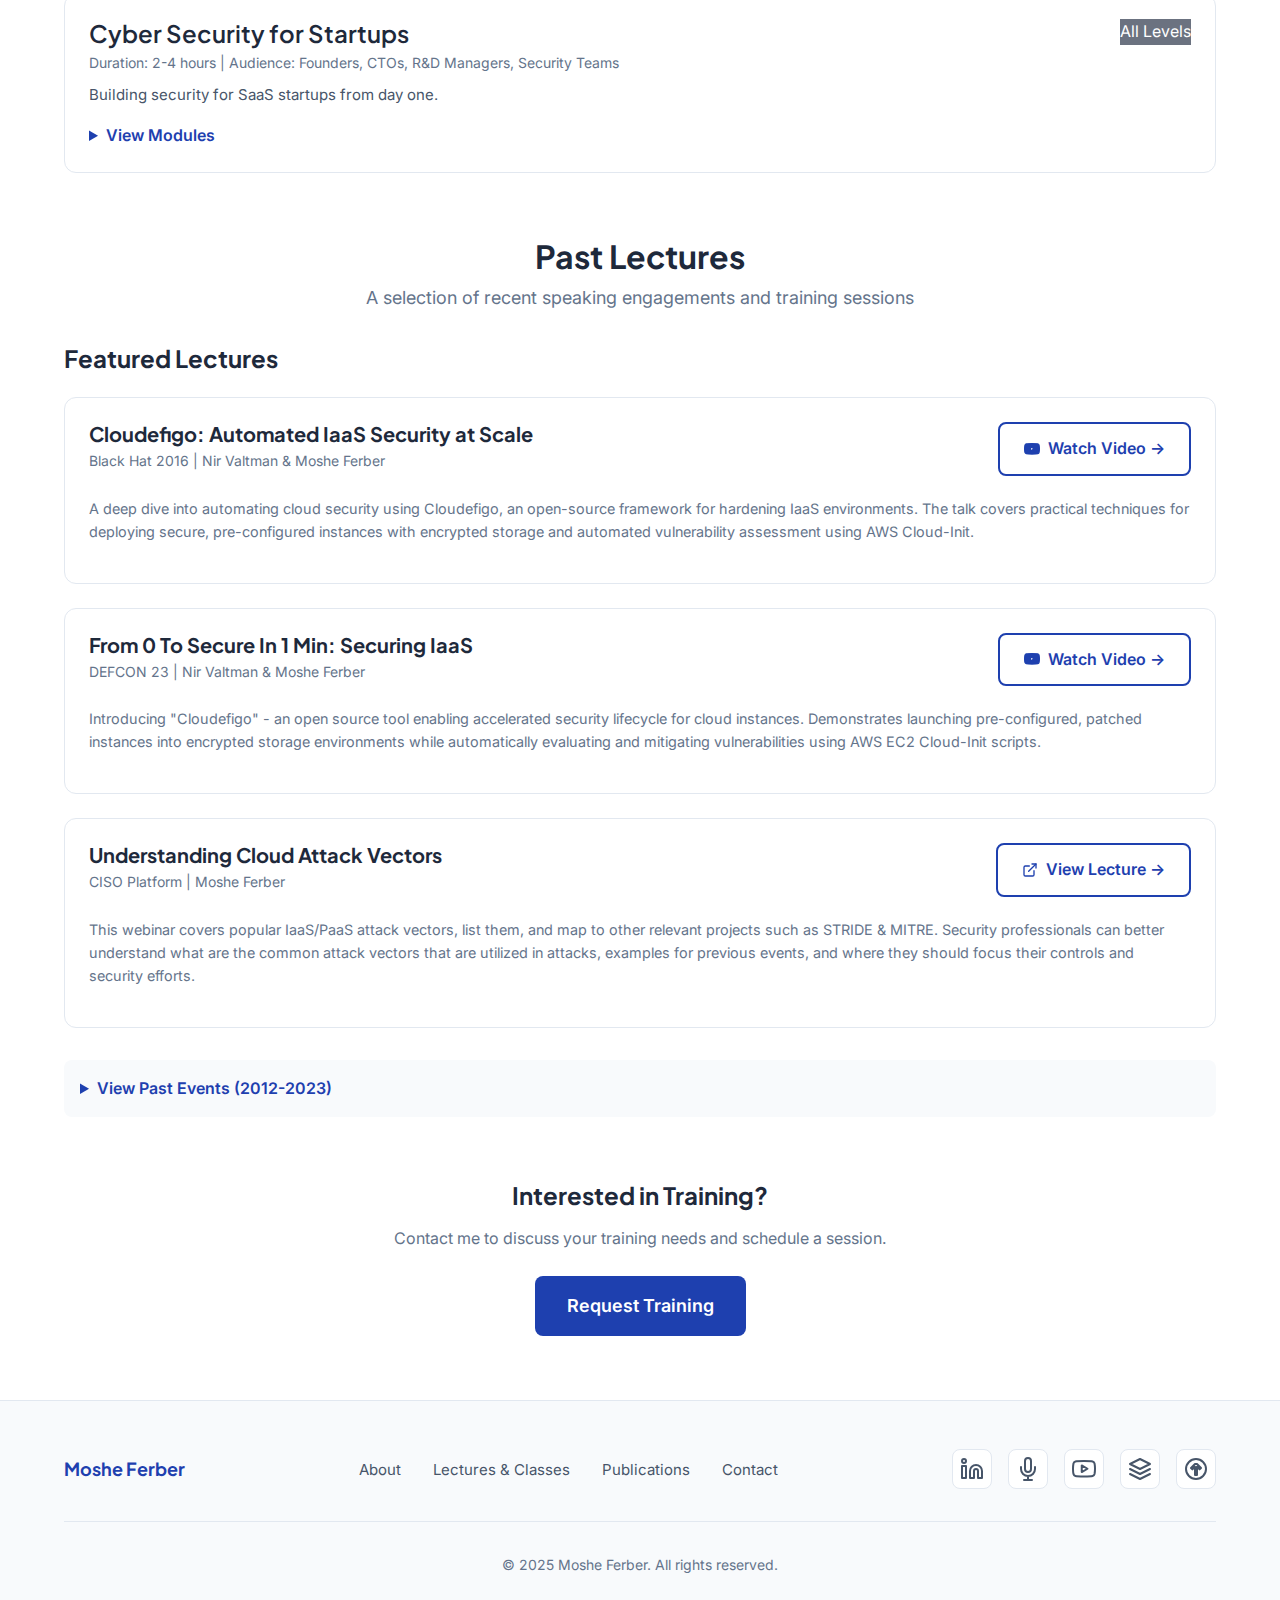
<file: cloud-security/classes.html>
<!DOCTYPE html>
<html lang="en">
<head>
  <meta charset="UTF-8">
  <!-- Google Analytics -->
  <script async src="https://www.googletagmanager.com/gtag/js?id=G-91T1W4KTG6"></script>
  <script>
    window.dataLayer = window.dataLayer || [];
    function gtag(){dataLayer.push(arguments);}
    gtag('js', new Date());
    gtag('config', 'G-91T1W4KTG6');
  </script>
  <meta name="viewport" content="width=device-width, initial-scale=1.0">
  <title>Lectures & Classes | Moshe Ferber - Cloud Security</title>
  <meta name="description" content="Professional cloud security training, lectures, and certification programs including CCSP, CCSK, and TAISE.">

  <link rel="preconnect" href="https://fonts.googleapis.com">
  <link rel="preconnect" href="https://fonts.gstatic.com" crossorigin>
  <link href="https://fonts.googleapis.com/css2?family=Inter:wght@400;500;600;700&family=Plus+Jakarta+Sans:wght@600;700;800&display=swap" rel="stylesheet">
  <link rel="stylesheet" href="/assets/css/styles.css">
</head>
<body>
  <!-- Navigation -->
  <nav class="nav" id="nav">
    <div class="nav-container">
      <a href="/" class="nav-logo">Moshe Ferber</a>
      <button class="nav-toggle" id="navToggle" aria-label="Toggle menu">
        <span></span>
        <span></span>
        <span></span>
      </button>
      <ul class="nav-links" id="navLinks">
        <li><a href="/about" class="nav-link">About</a></li>
        <li><a href="/cloud-security/classes" class="nav-link active">Lectures & Classes</a></li>
        <li><a href="/cloud-security/publications" class="nav-link">Publications</a></li>
        <li><a href="/testimonials" class="nav-link">Testimonials</a></li>
        <li><a href="/contact" class="nav-link">Contact</a></li>
        <li><a href="https://www.taise.guru" class="nav-cta" target="_blank">TAISE Hub →</a></li>
      </ul>
    </div>
  </nav>

  <!-- Page Header -->
  <header class="page-header">
    <div class="container">
      <h1>Lectures & Classes</h1>
      <p>Professional cloud security training, lectures, and certification programs</p>
    </div>
  </header>

  <!-- Upcoming Section -->
  <section class="section section-alt">
    <div class="container">
      <div class="section-header">
        <h2>Upcoming Lectures & Classes</h2>
        <p>Join me at these upcoming events and training sessions</p>
      </div>
      <div class="events-grid" id="upcomingClassesGrid">
        <!-- Loaded from JSON -->
      </div>
    </div>
  </section>

  <!-- Classes Content -->
  <section class="page-content">
    <div class="container">
      <!-- Overview -->
      <div class="section-header" style="margin-bottom: 2rem;">
        <p style="font-size: 1.125rem; color: var(--text-light); max-width: 800px;">
          Professional cloud security training and certification programs designed to help organizations
          gain the relevant knowledge and expertise for secure cloud adoption.
        </p>
      </div>

      <!-- Certification Programs -->
      <div class="section-header" style="margin-bottom: 2rem;">
        <h2>Certification Programs</h2>
        <p>Industry-recognized certifications from leading organizations</p>
      </div>

      <!-- TAISE -->
      <div class="list-item" style="border-left: 4px solid var(--taise-gold);">
        <div style="display: flex; gap: 1.5rem; flex-wrap: wrap;">
          <img src="/assets/images/taise_logo.png" alt="TAISE Logo" style="width: 120px; height: auto; object-fit: contain;" onerror="this.style.display='none'">
          <div class="list-item-content" style="flex: 1; min-width: 300px;">
            <div style="display: flex; justify-content: space-between; align-items: flex-start; flex-wrap: wrap; gap: 1rem;">
              <div>
                <h3 class="list-item-title" style="color: var(--taise-gold-dark);">TAISE - Trusted AI Safety Expert</h3>
                <p class="list-item-meta">Provider: Cloud Security Alliance & Northeastern University</p>
              </div>
              <span class="badge" style="background: var(--taise-gold); color: white;">AI Security</span>
            </div>
            <p class="list-item-description">
              The Trusted AI Safety Expert (TAISE) certificate equips professionals to lead the safe, secure,
              and responsible development and deployment of AI systems. The industry-leading credential covers
              the full AI lifecycle from generative AI fundamentals and architecture to governance, risk management,
              privacy, and cloud security.
            </p>
            <ul style="margin: 1rem 0; padding-left: 1.5rem; color: var(--text-light);">
              <li>10-module course - from basic concepts to behind the scenes of AI engines</li>
              <li>Integration with modern cloud services</li>
              <li>Unique, innovative and well-defined content</li>
              <li>Includes training + exam with 2 attempts</li>
            </ul>
          </div>
        </div>
      </div>

      <!-- CCSK -->
      <div class="list-item">
        <div style="display: flex; gap: 1.5rem; flex-wrap: wrap;">
          <img src="/assets/images/ccsk.webp" alt="CCSK Logo" style="width: 100px; height: 100px; object-fit: contain;" onerror="this.style.display='none'">
          <div class="list-item-content" style="flex: 1; min-width: 300px;">
            <div style="display: flex; justify-content: space-between; align-items: flex-start; flex-wrap: wrap; gap: 1rem;">
              <div>
                <h3 class="list-item-title">CCSK - Certificate of Cloud Security Knowledge</h3>
                <p class="list-item-meta">Provider: Cloud Security Alliance</p>
              </div>
              <span class="badge" style="background: var(--primary); color: white;">Foundation</span>
            </div>
            <p class="list-item-description">
              Certificate of Cloud Security Knowledge (CCSK) was created by the Cloud Security Alliance in 2010
              to address the growing need for security knowledge around cloud computing. CCSK certification covers
              all major aspects in information security including risk management, provider evaluation, infrastructure
              and application security, identity management, and highlights the recommended approaches and tools
              required for secure cloud adoption.
            </p>
            <div style="margin: 1.5rem 0; display: grid; gap: 1rem;">
              <div style="padding: 1rem; background: var(--bg-light); border-radius: 0.5rem;">
                <h4 style="margin-bottom: 0.5rem;">CCSK Foundation (2 days)</h4>
                <p style="font-size: 0.875rem; color: var(--text-light);">
                  Frontal teaching of 6 modules covering all topics relevant to cloud security.
                  Contains all information needed for passing the CCSK exam. Exam voucher included.
                </p>
              </div>
              <div style="padding: 1rem; background: var(--bg-light); border-radius: 0.5rem;">
                <h4 style="margin-bottom: 0.5rem;">CCSK Plus (+1 day)</h4>
                <p style="font-size: 0.875rem; color: var(--text-light);">
                  Additional day devoted to practicing cloud labs. Students practice different security
                  tools available for IaaS/PaaS environments.
                </p>
              </div>
            </div>
            <p style="font-size: 0.875rem; color: var(--text-light);">Includes class kit with books, labs, and two vouchers for the CCSK exam.</p>
          </div>
        </div>
      </div>

      <!-- CCSP -->
      <div class="list-item">
        <div style="display: flex; gap: 1.5rem; flex-wrap: wrap;">
          <img src="/assets/images/ccsp.webp" alt="CCSP Logo" style="width: 100px; height: 100px; object-fit: contain;" onerror="this.style.display='none'">
          <div class="list-item-content" style="flex: 1; min-width: 300px;">
            <div style="display: flex; justify-content: space-between; align-items: flex-start; flex-wrap: wrap; gap: 1rem;">
              <div>
                <h3 class="list-item-title">CCSP - Certified Cloud Security Professional</h3>
                <p class="list-item-meta">Provider: ISC2</p>
              </div>
              <span class="badge" style="background: #2d5016; color: white;">Advanced</span>
            </div>
            <p class="list-item-description">
              The globally recognized CCSP cloud security certification demonstrates advanced technical skills
              and knowledge to design, manage and secure data, applications and infrastructure in the cloud
              using best practices established by ISC2's certified members and cybersecurity experts.
            </p>
            <div style="margin: 1rem 0; display: flex; flex-wrap: wrap; gap: 0.5rem;">
              <span style="padding: 0.5rem 1rem; background: var(--bg-light); border-radius: 0.25rem; font-size: 0.875rem;">Cloud Concepts Architecture & Design</span>
              <span style="padding: 0.5rem 1rem; background: var(--bg-light); border-radius: 0.25rem; font-size: 0.875rem;">Cloud Data Security</span>
              <span style="padding: 0.5rem 1rem; background: var(--bg-light); border-radius: 0.25rem; font-size: 0.875rem;">Cloud Platform & Infrastructure Security</span>
              <span style="padding: 0.5rem 1rem; background: var(--bg-light); border-radius: 0.25rem; font-size: 0.875rem;">Cloud Application Security</span>
              <span style="padding: 0.5rem 1rem; background: var(--bg-light); border-radius: 0.25rem; font-size: 0.875rem;">Cloud Security Operations</span>
              <span style="padding: 0.5rem 1rem; background: var(--bg-light); border-radius: 0.25rem; font-size: 0.875rem;">Legal Risk & Compliance</span>
            </div>
            <p style="font-size: 0.875rem; color: var(--text-light); margin-top: 1rem;">As a CCSP founding committee member and co-author, I provide unique insights into the certification.</p>
          </div>
        </div>
      </div>

      <!-- Custom Training Section -->
      <div class="section-header" style="margin: 4rem 0 2rem;">
        <h2>Custom Training Programs</h2>
        <p>Tailored training for your organization's specific needs</p>
      </div>

      <!-- Cloud Secure Architecture -->
      <div class="list-item">
        <div class="list-item-content" style="width: 100%;">
          <div style="display: flex; justify-content: space-between; align-items: flex-start; flex-wrap: wrap; gap: 1rem;">
            <div>
              <h3 class="list-item-title">Cloud Secure Architecture Training</h3>
              <p class="list-item-meta">Duration: 8 hours | Audience: SecOps, Security Architects, AppSec, Project Managers</p>
            </div>
            <span class="badge" style="background: var(--accent); color: var(--text);">Technical</span>
          </div>
          <p class="list-item-description">Building secure cloud architecture from the ground up.</p>
          <details style="margin-top: 1rem;">
            <summary style="cursor: pointer; font-weight: 600; color: var(--primary);">View Modules</summary>
            <div style="margin-top: 1rem; padding-left: 1rem; border-left: 2px solid var(--border);">
              <div style="margin-bottom: 1rem;">
                <strong>General Concepts and Terminology</strong>
                <p style="font-size: 0.875rem; color: var(--text-light);">Cloud services overview, key concepts: Snapshot, CWPP, CNAPP, Flow Logs</p>
              </div>
              <div style="margin-bottom: 1rem;">
                <strong>Network Architecture Highlights (IaaS/PaaS)</strong>
                <p style="font-size: 0.875rem; color: var(--text-light);">VPC design, firewall services, WAF configurations, remote connectivity</p>
              </div>
              <div style="margin-bottom: 1rem;">
                <strong>Identity Management in Cloud Environments</strong>
                <p style="font-size: 0.875rem; color: var(--text-light);">OUs and policies, federation protocols, IdP, identity management processes</p>
              </div>
              <div style="margin-bottom: 1rem;">
                <strong>Workload Management</strong>
                <p style="font-size: 0.875rem; color: var(--text-light);">VMs, Containers, Kubernetes, Serverless, EDR/CWPP/Kubernetes Runtime</p>
              </div>
              <div style="margin-bottom: 1rem;">
                <strong>Data Security</strong>
                <p style="font-size: 0.875rem; color: var(--text-light);">Storage types, encryption, masking, tokenization</p>
              </div>
              <div style="margin-bottom: 1rem;">
                <strong>Configuration Monitoring (Posture Management)</strong>
                <p style="font-size: 0.875rem; color: var(--text-light);">CNAPP/CSPM/ASPM/SSPM concepts, open-source tools</p>
              </div>
              <div>
                <strong>SIEM & Incident Response</strong>
                <p style="font-size: 0.875rem; color: var(--text-light);">SIEM architecture, log collection, incident detection, response automation</p>
              </div>
            </div>
          </details>
        </div>
      </div>

      <!-- Developers Security -->
      <div class="list-item">
        <div class="list-item-content" style="width: 100%;">
          <div style="display: flex; justify-content: space-between; align-items: flex-start; flex-wrap: wrap; gap: 1rem;">
            <div>
              <h3 class="list-item-title">Developers Security Training</h3>
              <p class="list-item-meta">Duration: 2-6 hours | Audience: Developers, Architects, AppSec Professionals</p>
            </div>
            <span class="badge" style="background: var(--accent); color: var(--text);">Technical</span>
          </div>
          <p class="list-item-description">What developers need to know about cloud security.</p>
          <details style="margin-top: 1rem;">
            <summary style="cursor: pointer; font-weight: 600; color: var(--primary);">View Modules</summary>
            <div style="margin-top: 1rem; padding-left: 1rem; border-left: 2px solid var(--border);">
              <div style="margin-bottom: 1rem;">
                <strong>Why Cloud is Changing Application Security</strong>
                <p style="font-size: 0.875rem; color: var(--text-light);">Key architecture concepts: VPC, IAM, WAF, CDN; New workloads: Kubernetes, Serverless</p>
              </div>
              <div style="margin-bottom: 1rem;">
                <strong>Secure SDLC in Cloud Environments</strong>
                <p style="font-size: 0.875rem; color: var(--text-light);">Adapting SSDLC practices, threat modeling for cloud applications</p>
              </div>
              <div style="margin-bottom: 1rem;">
                <strong>CI/CD Security</strong>
                <p style="font-size: 0.875rem; color: var(--text-light);">Security considerations in CI/CD design, recommended architecture and gates</p>
              </div>
              <div style="margin-bottom: 1rem;">
                <strong>Security Testing & Shift-Left/Right</strong>
                <p style="font-size: 0.875rem; color: var(--text-light);">SAST, DAST, SCA, Secrets scanning, IaC scanning, Vulnerability scanning, Penetration testing</p>
              </div>
              <div style="margin-bottom: 1rem;">
                <strong>Application Security Operations</strong>
                <p style="font-size: 0.875rem; color: var(--text-light);">WAF, API Gateway, Ingress controllers, DDoS protection</p>
              </div>
              <div>
                <strong>AI in Application Development</strong>
                <p style="font-size: 0.875rem; color: var(--text-light);">Secure architecture considerations for AI services</p>
              </div>
            </div>
          </details>
        </div>
      </div>

      <!-- Cloud Threats & Risks -->
      <div class="list-item">
        <div class="list-item-content" style="width: 100%;">
          <div style="display: flex; justify-content: space-between; align-items: flex-start; flex-wrap: wrap; gap: 1rem;">
            <div>
              <h3 class="list-item-title">Cloud Threats & Risks Training</h3>
              <p class="list-item-meta">Duration: 2-4 hours | Audience: All Security Professionals, Developers, Architects</p>
            </div>
            <span class="badge" style="background: #6b7280; color: white;">All Levels</span>
          </div>
          <p class="list-item-description">Understanding cloud attack vectors based on CSA research.</p>
          <details style="margin-top: 1rem;">
            <summary style="cursor: pointer; font-weight: 600; color: var(--primary);">View Modules</summary>
            <div style="margin-top: 1rem; padding-left: 1rem; border-left: 2px solid var(--border);">
              <div style="margin-bottom: 1rem;">
                <strong>Introduction to Cloud Attack Vectors</strong>
                <p style="font-size: 0.875rem; color: var(--text-light);">CSA research on IaaS/PaaS attack vectors, connection between risks, threats, and vectors</p>
              </div>
              <div style="margin-bottom: 1rem;">
                <strong>Real-World Attack Examples and Analysis</strong>
                <p style="font-size: 0.875rem; color: var(--text-light);">Characteristics and methodologies, incident examples, impact analysis</p>
              </div>
              <div>
                <strong>Mitigating Controls & Best Practices</strong>
                <p style="font-size: 0.875rem; color: var(--text-light);">Security controls, architectural defense strategies, proactive practices</p>
              </div>
            </div>
          </details>
        </div>
      </div>

      <!-- Cloud Detection & Response -->
      <div class="list-item">
        <div class="list-item-content" style="width: 100%;">
          <div style="display: flex; justify-content: space-between; align-items: flex-start; flex-wrap: wrap; gap: 1rem;">
            <div>
              <h3 class="list-item-title">Cloud Detection & Response Training</h3>
              <p class="list-item-meta">Duration: 4-8 hours | Audience: SecOps, Incident Responders, Level 3 Analysts, DevOps</p>
            </div>
            <span class="badge" style="background: #dc2626; color: white;">Expert</span>
          </div>
          <p class="list-item-description">Cloud incident response and forensics.</p>
          <details style="margin-top: 1rem;">
            <summary style="cursor: pointer; font-weight: 600; color: var(--primary);">View Modules</summary>
            <div style="margin-top: 1rem; padding-left: 1rem; border-left: 2px solid var(--border);">
              <div style="margin-bottom: 1rem;">
                <strong>General Concepts and Terminology</strong>
                <p style="font-size: 0.875rem; color: var(--text-light);">Cloud IR lifecycle, legal and compliance considerations in cloud forensics</p>
              </div>
              <div style="margin-bottom: 1rem;">
                <strong>Focus on IaaS/PaaS Forensics</strong>
                <p style="font-size: 0.875rem; color: var(--text-light);">Data sources (CloudTrail, VPC Flow Logs), evidence collection, attack scenario analysis</p>
              </div>
              <div style="margin-bottom: 1rem;">
                <strong>SaaS Services Forensics</strong>
                <p style="font-size: 0.875rem; color: var(--text-light);">Microsoft 365, Google Workspace, Salesforce incident response</p>
              </div>
              <div>
                <strong>Resources</strong>
                <p style="font-size: 0.875rem; color: var(--text-light);">Open-source tools, commercial solutions, case studies</p>
              </div>
            </div>
          </details>
        </div>
      </div>

      <!-- Cyber Security for Startups -->
      <div class="list-item">
        <div class="list-item-content" style="width: 100%;">
          <div style="display: flex; justify-content: space-between; align-items: flex-start; flex-wrap: wrap; gap: 1rem;">
            <div>
              <h3 class="list-item-title">Cyber Security for Startups</h3>
              <p class="list-item-meta">Duration: 2-4 hours | Audience: Founders, CTOs, R&D Managers, Security Teams</p>
            </div>
            <span class="badge" style="background: #6b7280; color: white;">All Levels</span>
          </div>
          <p class="list-item-description">Building security for SaaS startups from day one.</p>
          <details style="margin-top: 1rem;">
            <summary style="cursor: pointer; font-weight: 600; color: var(--primary);">View Modules</summary>
            <div style="margin-top: 1rem; padding-left: 1rem; border-left: 2px solid var(--border);">
              <div style="margin-bottom: 1rem;">
                <strong>Introduction & Motivation</strong>
                <p style="font-size: 0.875rem; color: var(--text-light);">Security as a driver for trust and go-to-market readiness</p>
              </div>
              <div style="margin-bottom: 1rem;">
                <strong>Cloud Architecture Across Growth Phases</strong>
                <p style="font-size: 0.875rem; color: var(--text-light);">Secure design decisions for each startup lifecycle phase</p>
              </div>
              <div style="margin-bottom: 1rem;">
                <strong>Developer-Centric Security</strong>
                <p style="font-size: 0.875rem; color: var(--text-light);">Building security into development workflows, DevSecOps practices</p>
              </div>
              <div style="margin-bottom: 1rem;">
                <strong>Governance, Risk & Compliance (GRC)</strong>
                <p style="font-size: 0.875rem; color: var(--text-light);">CSA CCM, SOC 2, ISO 27001 mapping to startup maturity</p>
              </div>
              <div style="margin-bottom: 1rem;">
                <strong>Identity & Data Protection</strong>
                <p style="font-size: 0.875rem; color: var(--text-light);">Scaling IAM, BYOK, encryption, data residency</p>
              </div>
              <div>
                <strong>Incident Response & Security Visibility</strong>
                <p style="font-size: 0.875rem; color: var(--text-light);">Logging and monitoring maturity, practical IR strategies</p>
              </div>
            </div>
          </details>
        </div>
      </div>

      <!-- Past Lectures -->
      <div class="section-header" style="margin-top: 4rem; margin-bottom: 2rem;">
        <h2>Past Lectures</h2>
        <p>A selection of recent speaking engagements and training sessions</p>
      </div>

      <!-- Featured Lectures with Video -->
      <div style="margin-bottom: 2rem;">
        <h3 style="margin-bottom: 1.5rem; color: var(--text-dark);">Featured Lectures</h3>

        <div class="list-item" style="margin-bottom: 1.5rem;">
          <div class="list-item-content">
            <div style="display: flex; justify-content: space-between; align-items: flex-start; flex-wrap: wrap; gap: 1rem;">
              <div>
                <h4 style="margin-bottom: 0.25rem;">Cloudefigo: Automated IaaS Security at Scale</h4>
                <p class="list-item-meta">Black Hat 2016 | Nir Valtman & Moshe Ferber</p>
              </div>
              <a href="https://youtu.be/nknwsqP01F0" target="_blank" class="btn btn-outline" style="display: inline-flex; align-items: center; gap: 0.5rem;">
                <svg class="icon" style="width: 16px; height: 16px;" viewBox="0 0 24 24"><path d="M22.54 6.42a2.78 2.78 0 0 0-1.94-2C18.88 4 12 4 12 4s-6.88 0-8.6.46a2.78 2.78 0 0 0-1.94 2A29 29 0 0 0 1 11.75a29 29 0 0 0 .46 5.33A2.78 2.78 0 0 0 3.4 19c1.72.46 8.6.46 8.6.46s6.88 0 8.6-.46a2.78 2.78 0 0 0 1.94-2 29 29 0 0 0 .46-5.25 29 29 0 0 0-.46-5.33z" fill="currentColor"/><polygon points="9.75 15.02 15.5 11.75 9.75 8.48 9.75 15.02" fill="white"/></svg>
                Watch Video →
              </a>
            </div>
            <p style="margin: 1rem 0; color: var(--text-light); font-size: 0.9rem;">
              A deep dive into automating cloud security using Cloudefigo, an open-source framework for hardening IaaS environments. The talk covers practical techniques for deploying secure, pre-configured instances with encrypted storage and automated vulnerability assessment using AWS Cloud-Init.
            </p>
          </div>
        </div>

        <div class="list-item" style="margin-bottom: 1.5rem;">
          <div class="list-item-content">
            <div style="display: flex; justify-content: space-between; align-items: flex-start; flex-wrap: wrap; gap: 1rem;">
              <div>
                <h4 style="margin-bottom: 0.25rem;">From 0 To Secure In 1 Min: Securing IaaS</h4>
                <p class="list-item-meta">DEFCON 23 | Nir Valtman & Moshe Ferber</p>
              </div>
              <a href="https://www.youtube.com/watch?v=KxLESIJeMmk" target="_blank" class="btn btn-outline" style="display: inline-flex; align-items: center; gap: 0.5rem;">
                <svg class="icon" style="width: 16px; height: 16px;" viewBox="0 0 24 24"><path d="M22.54 6.42a2.78 2.78 0 0 0-1.94-2C18.88 4 12 4 12 4s-6.88 0-8.6.46a2.78 2.78 0 0 0-1.94 2A29 29 0 0 0 1 11.75a29 29 0 0 0 .46 5.33A2.78 2.78 0 0 0 3.4 19c1.72.46 8.6.46 8.6.46s6.88 0 8.6-.46a2.78 2.78 0 0 0 1.94-2 29 29 0 0 0 .46-5.25 29 29 0 0 0-.46-5.33z" fill="currentColor"/><polygon points="9.75 15.02 15.5 11.75 9.75 8.48 9.75 15.02" fill="white"/></svg>
                Watch Video →
              </a>
            </div>
            <p style="margin: 1rem 0; color: var(--text-light); font-size: 0.9rem;">
              Introducing "Cloudefigo" - an open source tool enabling accelerated security lifecycle for cloud instances. Demonstrates launching pre-configured, patched instances into encrypted storage environments while automatically evaluating and mitigating vulnerabilities using AWS EC2 Cloud-Init scripts.
            </p>
          </div>
        </div>

        <div class="list-item" style="margin-bottom: 1.5rem;">
          <div class="list-item-content">
            <div style="display: flex; justify-content: space-between; align-items: flex-start; flex-wrap: wrap; gap: 1rem;">
              <div>
                <h4 style="margin-bottom: 0.25rem;">Understanding Cloud Attack Vectors</h4>
                <p class="list-item-meta">CISO Platform | Moshe Ferber</p>
              </div>
              <a href="https://www.cisoplatform.com/profiles/blogs/can-t-google-best-of-the-world-understanding-cloud-attack-vectors" target="_blank" class="btn btn-outline" style="display: inline-flex; align-items: center; gap: 0.5rem;">
                <svg class="icon" style="width: 16px; height: 16px;" viewBox="0 0 24 24"><path d="M18 13v6a2 2 0 0 1-2 2H5a2 2 0 0 1-2-2V8a2 2 0 0 1 2-2h6" stroke="currentColor" stroke-width="2" fill="none"/><polyline points="15 3 21 3 21 9" stroke="currentColor" stroke-width="2" fill="none"/><line x1="10" y1="14" x2="21" y2="3" stroke="currentColor" stroke-width="2"/></svg>
                View Lecture →
              </a>
            </div>
            <p style="margin: 1rem 0; color: var(--text-light); font-size: 0.9rem;">
              This webinar covers popular IaaS/PaaS attack vectors, list them, and map to other relevant projects such as STRIDE & MITRE. Security professionals can better understand what are the common attack vectors that are utilized in attacks, examples for previous events, and where they should focus their controls and security efforts.
            </p>
          </div>
        </div>
      </div>

      <details style="margin-bottom: 2rem;">
        <summary style="cursor: pointer; font-weight: 600; color: var(--primary); padding: 1rem; background: var(--bg-light); border-radius: 0.5rem;">
          View Past Events (2012-2023)
        </summary>
        <div style="margin-top: 1rem; display: grid; gap: 1rem;">
          <!-- 2023 Events -->
          <h4 style="margin-top: 1rem; color: var(--primary);">2023</h4>
          <div class="list-item"><div class="list-item-content"><h4 style="margin-bottom: 0.25rem;">CCAK Class – with ISACA</h4><p class="list-item-meta">Tel Aviv | December 19, 2023</p></div></div>
          <div class="list-item"><div class="list-item-content"><h4 style="margin-bottom: 0.25rem;">CCSK Plus – Public Class</h4><p class="list-item-meta">Ramat Gan | October 22, 2023</p></div></div>
          <div class="list-item"><div class="list-item-content"><h4 style="margin-bottom: 0.25rem;">Cyberweek 2023 – CSA Israel Event</h4><p class="list-item-meta">Tel Aviv | June 26, 2023</p></div></div>
          <div class="list-item"><div class="list-item-content"><h4 style="margin-bottom: 0.25rem;">CCSK Plus – Including Labs</h4><p class="list-item-meta">Tel Aviv | June 4, 2023</p></div></div>
          <div class="list-item"><div class="list-item-content"><h4 style="margin-bottom: 0.25rem;">CCSK Foundation – Special Edition Including Cloud Governance</h4><p class="list-item-meta">Virtual, Singapore Time Zone | May 29, 2023</p></div></div>
          <div class="list-item"><div class="list-item-content"><h4 style="margin-bottom: 0.25rem;">Cloud Security Session at Innotech</h4><p class="list-item-meta">Tel Aviv | March 29, 2023</p></div></div>
          <div class="list-item"><div class="list-item-content"><h4 style="margin-bottom: 0.25rem;">Cloud Attack Vectors – Research Overview</h4><p class="list-item-meta">Virtual | March 28, 2023</p></div></div>

          <!-- 2022 Events -->
          <h4 style="margin-top: 1rem; color: var(--primary);">2022</h4>
          <div class="list-item"><div class="list-item-content"><h4 style="margin-bottom: 0.25rem;">CCSK Plus Class</h4><p class="list-item-meta">See Security College | November 28, 2022</p></div></div>
          <div class="list-item"><div class="list-item-content"><h4 style="margin-bottom: 0.25rem;">Digital Solutions and Resilience of Supply Chain</h4><p class="list-item-meta">Tel Aviv University | November 21, 2022</p></div></div>
          <div class="list-item"><div class="list-item-content"><h4 style="margin-bottom: 0.25rem;">CSA Top Threats – Presenting Threats and Risks</h4><p class="list-item-meta">Virtual | November 20, 2022</p></div></div>
          <div class="list-item"><div class="list-item-content"><h4 style="margin-bottom: 0.25rem;">CCSP Workshop</h4><p class="list-item-meta">AWS Offices, Tel Aviv | November 7, 2022</p></div></div>
          <div class="list-item"><div class="list-item-content"><h4 style="margin-bottom: 0.25rem;">CCAK Certification Class</h4><p class="list-item-meta">Tel Aviv | November 6, 2022</p></div></div>
          <div class="list-item"><div class="list-item-content"><h4 style="margin-bottom: 0.25rem;">Challenges with Cloud Security</h4><p class="list-item-meta">Virtual | September 20, 2022</p></div></div>
          <div class="list-item"><div class="list-item-content"><h4 style="margin-bottom: 0.25rem;">Managing Cloud Computing Risks – ISACA Workshop</h4><p class="list-item-meta">Online | September 15, 2022</p></div></div>
          <div class="list-item"><div class="list-item-content"><h4 style="margin-bottom: 0.25rem;">CCSK Foundation – Remote Training</h4><p class="list-item-meta">Online (BSI) | September 12, 2022</p></div></div>
          <div class="list-item"><div class="list-item-content"><h4 style="margin-bottom: 0.25rem;">CSA Israel Annual Event @ Cyberweek</h4><p class="list-item-meta">Tel Aviv University | June 27, 2022</p></div></div>
          <div class="list-item"><div class="list-item-content"><h4 style="margin-bottom: 0.25rem;">CCSK Foundation @ Cyberweek</h4><p class="list-item-meta">Tel Aviv University | June 26, 2022</p></div></div>
          <div class="list-item"><div class="list-item-content"><h4 style="margin-bottom: 0.25rem;">Lawyers Bar – Cloud Security Lecture</h4><p class="list-item-meta">Tel Aviv | May 31, 2022</p></div></div>

          <!-- 2021 Events -->
          <h4 style="margin-top: 1rem; color: var(--primary);">2021</h4>
          <div class="list-item"><div class="list-item-content"><h4 style="margin-bottom: 0.25rem;">CCAK Training</h4><p class="list-item-meta">Israel (ISACA) | December 12, 2021</p></div></div>
          <div class="list-item"><div class="list-item-content"><h4 style="margin-bottom: 0.25rem;">CCAK Training – CISO Cloud Summit</h4><p class="list-item-meta">Milan, Italy | December 1, 2021</p></div></div>
          <div class="list-item"><div class="list-item-content"><h4 style="margin-bottom: 0.25rem;">CCAK Training – ISACA EU Conference</h4><p class="list-item-meta">Helsinki / Virtual | October 18, 2021</p></div></div>
          <div class="list-item"><div class="list-item-content"><h4 style="margin-bottom: 0.25rem;">CCSP Training</h4><p class="list-item-meta">See-Security College | October 17, 2021</p></div></div>
          <div class="list-item"><div class="list-item-content"><h4 style="margin-bottom: 0.25rem;">CCAK – Meet the Authors</h4><p class="list-item-meta">Virtual | August 4, 2021</p></div></div>
          <div class="list-item"><div class="list-item-content"><h4 style="margin-bottom: 0.25rem;">CSA Event at Cyberweek 2021</h4><p class="list-item-meta">Tel Aviv University + Online | July 21, 2021</p></div></div>
          <div class="list-item"><div class="list-item-content"><h4 style="margin-bottom: 0.25rem;">CCSP Formal Class (Hebrew)</h4><p class="list-item-meta">See-Security, Ramat Gan | July 5, 2021</p></div></div>
          <div class="list-item"><div class="list-item-content"><h4 style="margin-bottom: 0.25rem;">Israclouds CISO Event</h4><p class="list-item-meta">Virtual | June 30, 2021</p></div></div>
          <div class="list-item"><div class="list-item-content"><h4 style="margin-bottom: 0.25rem;">Building Secure Cloud Architecture</h4><p class="list-item-meta">Virtual (AppSec Meetup) | June 24, 2021</p></div></div>
          <div class="list-item"><div class="list-item-content"><h4 style="margin-bottom: 0.25rem;">CCAK Frontal Training (Hebrew)</h4><p class="list-item-meta">Deloitte, Tel Aviv | June 20, 2021</p></div></div>
          <div class="list-item"><div class="list-item-content"><h4 style="margin-bottom: 0.25rem;">CCAK First Formal Training</h4><p class="list-item-meta">Virtual | May 24, 2021</p></div></div>
          <div class="list-item"><div class="list-item-content"><h4 style="margin-bottom: 0.25rem;">Understanding Chain of Supply Risks (Hebrew)</h4><p class="list-item-meta">Virtual | April 26, 2021</p></div></div>
          <div class="list-item"><div class="list-item-content"><h4 style="margin-bottom: 0.25rem;">What the Auditor Needs to Know About Cloud Computing – CSA EMEA 2021</h4><p class="list-item-meta">Virtual | April 13, 2021</p></div></div>
          <div class="list-item"><div class="list-item-content"><h4 style="margin-bottom: 0.25rem;">Secure Your Cloud Data – Embedded Tech Conference</h4><p class="list-item-meta">India (Virtual) | March 26, 2021</p></div></div>
          <div class="list-item"><div class="list-item-content"><h4 style="margin-bottom: 0.25rem;">CSA Israel Meetup – Exploring Cloud Identities</h4><p class="list-item-meta">Virtual | March 18, 2021</p></div></div>
          <div class="list-item"><div class="list-item-content"><h4 style="margin-bottom: 0.25rem;">Data Security Meetup</h4><p class="list-item-meta">Virtual | February 23, 2021</p></div></div>
          <div class="list-item"><div class="list-item-content"><h4 style="margin-bottom: 0.25rem;">CSA Israel Quarterly Meetup</h4><p class="list-item-meta">Virtual | February 15, 2021</p></div></div>

          <!-- 2020 Events -->
          <h4 style="margin-top: 1rem; color: var(--primary);">2020</h4>
          <div class="list-item"><div class="list-item-content"><h4 style="margin-bottom: 0.25rem;">CCSK Foundation Training – Cyberweek 2020</h4><p class="list-item-meta">Online | October 22, 2020</p></div></div>
          <div class="list-item"><div class="list-item-content"><h4 style="margin-bottom: 0.25rem;">Cyberweek – CSA Innovation Summit</h4><p class="list-item-meta">Online | October 20, 2020</p></div></div>
          <div class="list-item"><div class="list-item-content"><h4 style="margin-bottom: 0.25rem;">ISACA College – What the Auditor Needs to Know About Cloud Security</h4><p class="list-item-meta">Online | October 13, 2020</p></div></div>
          <div class="list-item"><div class="list-item-content"><h4 style="margin-bottom: 0.25rem;">3 Days CCSK Plus – Australia</h4><p class="list-item-meta">Brisbane, Australia | September 7, 2020</p></div></div>
          <div class="list-item"><div class="list-item-content"><h4 style="margin-bottom: 0.25rem;">Economic Times – Datacon</h4><p class="list-item-meta">Virtual | September 3, 2020</p></div></div>
          <div class="list-item"><div class="list-item-content"><h4 style="margin-bottom: 0.25rem;">CCSK Plus – Australia</h4><p class="list-item-meta">Perth, Australia | September 2, 2020</p></div></div>
          <div class="list-item"><div class="list-item-content"><h4 style="margin-bottom: 0.25rem;">CCSK Plus 3 Days Online Class</h4><p class="list-item-meta">Online | July 15, 2020</p></div></div>
          <div class="list-item"><div class="list-item-content"><h4 style="margin-bottom: 0.25rem;">CCSK Plus 3 Days Online Class</h4><p class="list-item-meta">Online | June 15, 2020</p></div></div>
          <div class="list-item"><div class="list-item-content"><h4 style="margin-bottom: 0.25rem;">CCSK Plus – 3 Days Online Training</h4><p class="list-item-meta">Online | May 25, 2020</p></div></div>
          <div class="list-item"><div class="list-item-content"><h4 style="margin-bottom: 0.25rem;">CCSK Public Class</h4><p class="list-item-meta">TBD | January 13, 2020</p></div></div>

          <!-- 2019 Events -->
          <h4 style="margin-top: 1rem; color: var(--primary);">2019</h4>
          <div class="list-item"><div class="list-item-content"><h4 style="margin-bottom: 0.25rem;">Cyber Security, From Liability to a Business Advantage</h4><p class="list-item-meta">Nielsen Marketing Cloud, Tel Aviv | November 12, 2019</p></div></div>
          <div class="list-item"><div class="list-item-content"><h4 style="margin-bottom: 0.25rem;">Cloud Security Certifications Landscape</h4><p class="list-item-meta">AWS, Tel Aviv | September 3, 2019</p></div></div>
          <div class="list-item"><div class="list-item-content"><h4 style="margin-bottom: 0.25rem;">Israclouds & CSA Israel Security Architecture Meetup</h4><p class="list-item-meta">AWS, Tel Aviv | June 26, 2019</p></div></div>
          <div class="list-item"><div class="list-item-content"><h4 style="margin-bottom: 0.25rem;">CCSK Foundation – Cyberweek 2019</h4><p class="list-item-meta">Tel Aviv University | June 24, 2019</p></div></div>
          <div class="list-item"><div class="list-item-content"><h4 style="margin-bottom: 0.25rem;">Cloud Security Alliance Tel Aviv Summit</h4><p class="list-item-meta">Tel Aviv University | June 24, 2019</p></div></div>
          <div class="list-item"><div class="list-item-content"><h4 style="margin-bottom: 0.25rem;">CISO Challenges – Israclouds Event</h4><p class="list-item-meta">Cisco, Netanya | April 11, 2019</p></div></div>
          <div class="list-item"><div class="list-item-content"><h4 style="margin-bottom: 0.25rem;">Cloud Security Certifications – ISC2 & CSA IL Event</h4><p class="list-item-meta">Appsflyer | February 26, 2019</p></div></div>

          <!-- 2018 Events -->
          <h4 style="margin-top: 1rem; color: var(--primary);">2018</h4>
          <div class="list-item"><div class="list-item-content"><h4 style="margin-bottom: 0.25rem;">CSA Annual Event – Financial Sector and the Cloud</h4><p class="list-item-meta">Tel Aviv University (Cyberweek) | June 18, 2018</p></div></div>
          <div class="list-item"><div class="list-item-content"><h4 style="margin-bottom: 0.25rem;">CCSK Foundation – Cyberweek 2018</h4><p class="list-item-meta">Tel Aviv University | June 17, 2018</p></div></div>
          <div class="list-item"><div class="list-item-content"><h4 style="margin-bottom: 0.25rem;">CISO Challenges – Cyber Defense Congress</h4><p class="list-item-meta">Kiev, Ukraine | June 5, 2018</p></div></div>
          <div class="list-item"><div class="list-item-content"><h4 style="margin-bottom: 0.25rem;">CISO Challenges with Cloud Security – SECURE 2018 Congress</h4><p class="list-item-meta">Mumbai, India | March 21, 2018</p></div></div>
          <div class="list-item"><div class="list-item-content"><h4 style="margin-bottom: 0.25rem;">Cloud Security for Startups – CITI Bank Accelerator</h4><p class="list-item-meta">Tel Aviv | February 27, 2018</p></div></div>
          <div class="list-item"><div class="list-item-content"><h4 style="margin-bottom: 0.25rem;">CCSK Foundation + Plus</h4><p class="list-item-meta">BDO Offices, Tel Aviv | February 5, 2018</p></div></div>
          <div class="list-item"><div class="list-item-content"><h4 style="margin-bottom: 0.25rem;">CCSK Foundation + Plus</h4><p class="list-item-meta">HP, Raanana | January 21, 2018</p></div></div>

          <!-- 2017 Events -->
          <h4 style="margin-top: 1rem; color: var(--primary);">2017</h4>
          <div class="list-item"><div class="list-item-content"><h4 style="margin-bottom: 0.25rem;">CCSK Foundation</h4><p class="list-item-meta">See Security College | December 21, 2017</p></div></div>
          <div class="list-item"><div class="list-item-content"><h4 style="margin-bottom: 0.25rem;">Workshop: Securing Infrastructure As A Service (IaaS)</h4><p class="list-item-meta">Bangalore, India | November 10, 2017</p></div></div>
          <div class="list-item"><div class="list-item-content"><h4 style="margin-bottom: 0.25rem;">CISO Challenges with Cloud Computing – Internet & Mobile World</h4><p class="list-item-meta">Bucharest, Romania | October 4, 2017</p></div></div>
          <div class="list-item"><div class="list-item-content"><h4 style="margin-bottom: 0.25rem;">Building Government Clouds – RSA Singapore</h4><p class="list-item-meta">Singapore | July 27, 2017</p></div></div>
          <div class="list-item"><div class="list-item-content"><h4 style="margin-bottom: 0.25rem;">CCSK Foundation</h4><p class="list-item-meta">See Security College | July 12, 2017</p></div></div>
          <div class="list-item"><div class="list-item-content"><h4 style="margin-bottom: 0.25rem;">Clouday – CSA Israel Annual Event</h4><p class="list-item-meta">Tel Aviv University (Cyberweek) | June 29, 2017</p></div></div>
          <div class="list-item"><div class="list-item-content"><h4 style="margin-bottom: 0.25rem;">CCSK Foundation – Cyberweek</h4><p class="list-item-meta">Tel Aviv University | June 28, 2017</p></div></div>
          <div class="list-item"><div class="list-item-content"><h4 style="margin-bottom: 0.25rem;">Cloud Security for Startups – Infosec Israel</h4><p class="list-item-meta">Tel Aviv | May 23, 2017</p></div></div>
          <div class="list-item"><div class="list-item-content"><h4 style="margin-bottom: 0.25rem;">CCSK Foundation & Plus</h4><p class="list-item-meta">HP Education, Raanana | April 26, 2017</p></div></div>
          <div class="list-item"><div class="list-item-content"><h4 style="margin-bottom: 0.25rem;">Cloud Security for Startups – From A to E(xit)</h4><p class="list-item-meta">Google Campus, Tel Aviv | March 19, 2017</p></div></div>
          <div class="list-item"><div class="list-item-content"><h4 style="margin-bottom: 0.25rem;">How the Cyber Industry Contributing to a More Resilient Society</h4><p class="list-item-meta">The Royal Society, London | February 28, 2017</p></div></div>
          <div class="list-item"><div class="list-item-content"><h4 style="margin-bottom: 0.25rem;">CCSK Foundation</h4><p class="list-item-meta">See-Security College | February 16, 2017</p></div></div>
          <div class="list-item"><div class="list-item-content"><h4 style="margin-bottom: 0.25rem;">CCSK Foundation + Plus</h4><p class="list-item-meta">HP Education, Raanana | January 11, 2017</p></div></div>

          <!-- 2016 Events -->
          <h4 style="margin-top: 1rem; color: var(--primary);">2016</h4>
          <div class="list-item"><div class="list-item-content"><h4 style="margin-bottom: 0.25rem;">CISO Challenges with Cloud Computing – Citrix Israel User Group</h4><p class="list-item-meta">Rishon LeZion | December 15, 2016</p></div></div>
          <div class="list-item"><div class="list-item-content"><h4 style="margin-bottom: 0.25rem;">CISO Challenges with Cloud Computing – Oracle Week</h4><p class="list-item-meta">Herzliya | December 8, 2016</p></div></div>
          <div class="list-item"><div class="list-item-content"><h4 style="margin-bottom: 0.25rem;">CCSK Foundation + Plus</h4><p class="list-item-meta">HP Education, Raanana | November 23, 2016</p></div></div>
          <div class="list-item"><div class="list-item-content"><h4 style="margin-bottom: 0.25rem;">CCSK Foundation Training</h4><p class="list-item-meta">Madrid, Spain (CSA EMEA Congress) | November 14, 2016</p></div></div>
          <div class="list-item"><div class="list-item-content"><h4 style="margin-bottom: 0.25rem;">Cloud and Web-based Application Security Foundation</h4><p class="list-item-meta">SKILIT, Rehovot | September 25, 2016</p></div></div>
          <div class="list-item"><div class="list-item-content"><h4 style="margin-bottom: 0.25rem;">CCSK Foundation + Plus</h4><p class="list-item-meta">HP Education, Raanana | September 14, 2016</p></div></div>
          <div class="list-item"><div class="list-item-content"><h4 style="margin-bottom: 0.25rem;">CCSK Foundation & Plus</h4><p class="list-item-meta">HP Education, Raanana | June 27, 2016</p></div></div>
          <div class="list-item"><div class="list-item-content"><h4 style="margin-bottom: 0.25rem;">The CISO Challenge – Cyberweek TLV</h4><p class="list-item-meta">Tel Aviv University | June 22, 2016</p></div></div>
          <div class="list-item"><div class="list-item-content"><h4 style="margin-bottom: 0.25rem;">Building Government Clouds</h4><p class="list-item-meta">Infosec Israel | May 31, 2016</p></div></div>
          <div class="list-item"><div class="list-item-content"><h4 style="margin-bottom: 0.25rem;">Building Government Clouds – Lessons Learned from Israeli Gov Cloud Program</h4><p class="list-item-meta">SecureCloud-2016, Dublin, Ireland | May 25, 2016</p></div></div>
          <div class="list-item"><div class="list-item-content"><h4 style="margin-bottom: 0.25rem;">CCSK Foundation – SecureCloud 2016 Congress</h4><p class="list-item-meta">Dublin, Ireland | May 23, 2016</p></div></div>
          <div class="list-item"><div class="list-item-content"><h4 style="margin-bottom: 0.25rem;">CCSK Plus + Foundation (Including TTT)</h4><p class="list-item-meta">Milan, Italy | May 18, 2016</p></div></div>
          <div class="list-item"><div class="list-item-content"><h4 style="margin-bottom: 0.25rem;">CISO Challenges with Cloud Security</h4><p class="list-item-meta">Crown Plaza, Tel Aviv | April 3, 2016</p></div></div>
          <div class="list-item"><div class="list-item-content"><h4 style="margin-bottom: 0.25rem;">Cloud Security for Startups – CSA Central Europe Congress</h4><p class="list-item-meta">Ljubljana, Slovenia | March 8, 2016</p></div></div>
          <div class="list-item"><div class="list-item-content"><h4 style="margin-bottom: 0.25rem;">Cloud Computing Security Foundation (CCSK)</h4><p class="list-item-meta">Ljubljana, Slovenia | March 7, 2016</p></div></div>
          <div class="list-item"><div class="list-item-content"><h4 style="margin-bottom: 0.25rem;">CCSK Plus</h4><p class="list-item-meta">HP Education, Raanana | February 17, 2016</p></div></div>
          <div class="list-item"><div class="list-item-content"><h4 style="margin-bottom: 0.25rem;">CCSP Live Online Training</h4><p class="list-item-meta">Online (Singapore Time Zone) | January 19, 2016</p></div></div>

          <!-- 2015 Events -->
          <h4 style="margin-top: 1rem; color: var(--primary);">2015</h4>
          <div class="list-item"><div class="list-item-content"><h4 style="margin-bottom: 0.25rem;">CCSK Foundation and Plus</h4><p class="list-item-meta">HP Education, Raanana | December 6, 2015</p></div></div>
          <div class="list-item"><div class="list-item-content"><h4 style="margin-bottom: 0.25rem;">Check Point Innovation Event</h4><p class="list-item-meta">Check Point (Closed Event) | December 3, 2015</p></div></div>
          <div class="list-item"><div class="list-item-content"><h4 style="margin-bottom: 0.25rem;">CCSK Training – CSA EMEA</h4><p class="list-item-meta">Berlin, Germany | November 16, 2015</p></div></div>
          <div class="list-item"><div class="list-item-content"><h4 style="margin-bottom: 0.25rem;">CCSK+ Training</h4><p class="list-item-meta">HP Israel, Herzliya | October 14, 2015</p></div></div>
          <div class="list-item"><div class="list-item-content"><h4 style="margin-bottom: 0.25rem;">OWASP Israel – Automating Security at Cloud Environments</h4><p class="list-item-meta">Tel Aviv | October 13, 2015</p></div></div>
          <div class="list-item"><div class="list-item-content"><h4 style="margin-bottom: 0.25rem;">From Zero to Secure in One Minute – Introducing Cloudefigo</h4><p class="list-item-meta">DEF CON 23, Las Vegas | August 7, 2015</p></div></div>
          <div class="list-item"><div class="list-item-content"><h4 style="margin-bottom: 0.25rem;">CCSK Foundation</h4><p class="list-item-meta">Athens, Greece | May 25, 2015</p></div></div>
          <div class="list-item"><div class="list-item-content"><h4 style="margin-bottom: 0.25rem;">The Role of the CISO in the Cloud World</h4><p class="list-item-meta">Yes Planet, Rishon LeZion (CISO VIP Forum) | May 5, 2015</p></div></div>
          <div class="list-item"><div class="list-item-content"><h4 style="margin-bottom: 0.25rem;">Passing Through the Lion's Den – Selling Cloud Services to Security Guys</h4><p class="list-item-meta">Microsoft ILDC, Herzliya | April 14, 2015</p></div></div>
          <div class="list-item"><div class="list-item-content"><h4 style="margin-bottom: 0.25rem;">From Zero to Secure in One Minute – Introducing Cloudefigo</h4><p class="list-item-meta">Black Hat Asia, Singapore | March 26, 2015</p></div></div>
          <div class="list-item"><div class="list-item-content"><h4 style="margin-bottom: 0.25rem;">Cloud Security Foundation and Advance</h4><p class="list-item-meta">HP Education, Raanana | March 18, 2015</p></div></div>
          <div class="list-item"><div class="list-item-content"><h4 style="margin-bottom: 0.25rem;">Cloud Security Foundation and Advance</h4><p class="list-item-meta">CSA CEE Congress, Slovenia | March 12, 2015</p></div></div>
          <div class="list-item"><div class="list-item-content"><h4 style="margin-bottom: 0.25rem;">Automating IaaS Security</h4><p class="list-item-meta">CSA CEE Congress, Slovenia | March 11, 2015</p></div></div>
          <div class="list-item"><div class="list-item-content"><h4 style="margin-bottom: 0.25rem;">The Cloud & HIPAA</h4><p class="list-item-meta">Tel Aviv (AWS User Group Meetup) | February 23, 2015</p></div></div>
          <div class="list-item"><div class="list-item-content"><h4 style="margin-bottom: 0.25rem;">Hardening IaaS Server</h4><p class="list-item-meta">Tel Aviv (CSA Israel Meetup) | February 4, 2015</p></div></div>

          <!-- 2014 Events -->
          <h4 style="margin-top: 1rem; color: var(--primary);">2014</h4>
          <div class="list-item"><div class="list-item-content"><h4 style="margin-bottom: 0.25rem;">Cloud Security Foundation and Advance</h4><p class="list-item-meta">HP Education, Raanana | December 28, 2014</p></div></div>
          <div class="list-item"><div class="list-item-content"><h4 style="margin-bottom: 0.25rem;">Information Security Basics</h4><p class="list-item-meta">IBM, Haifa (Internal Class) | December 7, 2014</p></div></div>
          <div class="list-item"><div class="list-item-content"><h4 style="margin-bottom: 0.25rem;">Cloud Security Foundation</h4><p class="list-item-meta">Athens, Greece (ISACA Conference) | November 26, 2014</p></div></div>
          <div class="list-item"><div class="list-item-content"><h4 style="margin-bottom: 0.25rem;">The Notorious 9 Cloud Computing Threats</h4><p class="list-item-meta">ISACA Athens Chapter | November 25, 2014</p></div></div>
          <div class="list-item"><div class="list-item-content"><h4 style="margin-bottom: 0.25rem;">The Notorious 9 Cloud Computing Threats</h4><p class="list-item-meta">CISO Platform Conference, Mumbai | November 20, 2014</p></div></div>
          <div class="list-item"><div class="list-item-content"><h4 style="margin-bottom: 0.25rem;">Cloud Security Foundation and Advance</h4><p class="list-item-meta">HP Education, Raanana | September 29, 2014</p></div></div>
          <div class="list-item"><div class="list-item-content"><h4 style="margin-bottom: 0.25rem;">Panel: Securing the Digital Future of America</h4><p class="list-item-meta">Salt Lake City, Utah | September 22, 2014</p></div></div>
          <div class="list-item"><div class="list-item-content"><h4 style="margin-bottom: 0.25rem;">The Notorious 9 – About Cloud Computing Threats</h4><p class="list-item-meta">CSA Summit, San Jose | September 17, 2014</p></div></div>
          <div class="list-item"><div class="list-item-content"><h4 style="margin-bottom: 0.25rem;">Panel: Startup Security Tips & Tricks (ILTechTalks Week)</h4><p class="list-item-meta">Netanya | September 8, 2014</p></div></div>
          <div class="list-item"><div class="list-item-content"><h4 style="margin-bottom: 0.25rem;">Securing Your IaaS Infrastructure</h4><p class="list-item-meta">Tel Aviv | September 4, 2014</p></div></div>
          <div class="list-item"><div class="list-item-content"><h4 style="margin-bottom: 0.25rem;">Cloud Security Foundation and Advance</h4><p class="list-item-meta">VMware (In-house), Herzliya | June 9, 2014</p></div></div>
          <div class="list-item"><div class="list-item-content"><h4 style="margin-bottom: 0.25rem;">Cloud Security Foundation and Advance</h4><p class="list-item-meta">Amdocs (In-house), Kfar Saba | May 19, 2014</p></div></div>
          <div class="list-item"><div class="list-item-content"><h4 style="margin-bottom: 0.25rem;">About Cloud Computing – Risks and Attack Vectors</h4><p class="list-item-meta">Infosec Israel | May 15, 2014</p></div></div>
          <div class="list-item"><div class="list-item-content"><h4 style="margin-bottom: 0.25rem;">Cloud Security Foundation and Advance</h4><p class="list-item-meta">HP Education, Raanana | May 12, 2014</p></div></div>
          <div class="list-item"><div class="list-item-content"><h4 style="margin-bottom: 0.25rem;">Cloud Security Foundation</h4><p class="list-item-meta">Secure Cloud Congress, Amsterdam | March 31, 2014</p></div></div>
          <div class="list-item"><div class="list-item-content"><h4 style="margin-bottom: 0.25rem;">Cloud Security Alliance, Israel Chapter Meeting</h4><p class="list-item-meta">LivePerson Offices | March 18, 2014</p></div></div>
          <div class="list-item"><div class="list-item-content"><h4 style="margin-bottom: 0.25rem;">Cloud Security Foundation</h4><p class="list-item-meta">Tel Aviv | February 4, 2014</p></div></div>
          <div class="list-item"><div class="list-item-content"><h4 style="margin-bottom: 0.25rem;">Cloud Computing: The Good, the Bad and the Unknown</h4><p class="list-item-meta">Infrastructure and Cyber Con 2014 | January 29, 2014</p></div></div>
          <div class="list-item"><div class="list-item-content"><h4 style="margin-bottom: 0.25rem;">The Notorious Nine: Cloud Computing Threats for 2014</h4><p class="list-item-meta">Microsoft Offices, Herzliya | January 28, 2014</p></div></div>
          <div class="list-item"><div class="list-item-content"><h4 style="margin-bottom: 0.25rem;">CCSK+</h4><p class="list-item-meta">Avnet Security Consulting, Rishon LeZion | January 22, 2014</p></div></div>
          <div class="list-item"><div class="list-item-content"><h4 style="margin-bottom: 0.25rem;">CCSK+</h4><p class="list-item-meta">Raanana | January 7, 2014</p></div></div>

          <!-- 2013 Events -->
          <h4 style="margin-top: 1rem; color: var(--primary);">2013</h4>
          <div class="list-item"><div class="list-item-content"><h4 style="margin-bottom: 0.25rem;">HaaS – Hacking as a Service</h4><p class="list-item-meta">Bank Hapoalim, Shfayim | November 29, 2013</p></div></div>
          <div class="list-item"><div class="list-item-content"><h4 style="margin-bottom: 0.25rem;">Enterprise Security in the Era of Cloud and BigData</h4><p class="list-item-meta">Daniel Hotel, Herzliya (Oracle Week) | November 20, 2013</p></div></div>
          <div class="list-item"><div class="list-item-content"><h4 style="margin-bottom: 0.25rem;">Cloud Security – What to Expect</h4><p class="list-item-meta">DEFCON 9723 Group Meeting | November 19, 2013</p></div></div>
          <div class="list-item"><div class="list-item-content"><h4 style="margin-bottom: 0.25rem;">CCSK</h4><p class="list-item-meta">CSA CEE, Slovenia | October 24, 2013</p></div></div>
          <div class="list-item"><div class="list-item-content"><h4 style="margin-bottom: 0.25rem;">Cloud Security Innovation – Lecture</h4><p class="list-item-meta">CSA CEE, Slovenia | October 23, 2013</p></div></div>
          <div class="list-item"><div class="list-item-content"><h4 style="margin-bottom: 0.25rem;">Panel: The Challenges of Today's Clouds</h4><p class="list-item-meta">Tel Aviv | October 15, 2013</p></div></div>
          <div class="list-item"><div class="list-item-content"><h4 style="margin-bottom: 0.25rem;">CCSK+</h4><p class="list-item-meta">Tel Aviv | October 9, 2013</p></div></div>
          <div class="list-item"><div class="list-item-content"><h4 style="margin-bottom: 0.25rem;">Cloud Security Innovation – Lecture</h4><p class="list-item-meta">Herzliya | October 3, 2013</p></div></div>
          <div class="list-item"><div class="list-item-content"><h4 style="margin-bottom: 0.25rem;">CCSK+</h4><p class="list-item-meta">HP Software (In-house), Yehud | August 7, 2013</p></div></div>
          <div class="list-item"><div class="list-item-content"><h4 style="margin-bottom: 0.25rem;">CCSK+</h4><p class="list-item-meta">Tel Aviv | July 1, 2013</p></div></div>
          <div class="list-item"><div class="list-item-content"><h4 style="margin-bottom: 0.25rem;">Cloud Sec Lecture</h4><p class="list-item-meta">Herzliya | June 17, 2013</p></div></div>
          <div class="list-item"><div class="list-item-content"><h4 style="margin-bottom: 0.25rem;">CCSK+</h4><p class="list-item-meta">Tel Aviv | June 5, 2013</p></div></div>
          <div class="list-item"><div class="list-item-content"><h4 style="margin-bottom: 0.25rem;">CISO</h4><p class="list-item-meta">Ramat Gan | March 20, 2013</p></div></div>
          <div class="list-item"><div class="list-item-content"><h4 style="margin-bottom: 0.25rem;">CCSK+</h4><p class="list-item-meta">Samsung R&D (In-house), Yakum | March 20, 2013</p></div></div>
          <div class="list-item"><div class="list-item-content"><h4 style="margin-bottom: 0.25rem;">CCSK+</h4><p class="list-item-meta">Tel Aviv | February 18, 2013</p></div></div>
          <div class="list-item"><div class="list-item-content"><h4 style="margin-bottom: 0.25rem;">CCSK+</h4><p class="list-item-meta">Ramat Gan | January 8, 2013</p></div></div>

          <!-- 2012 Events -->
          <h4 style="margin-top: 1rem; color: var(--primary);">2012</h4>
          <div class="list-item"><div class="list-item-content"><h4 style="margin-bottom: 0.25rem;">CISO</h4><p class="list-item-meta">Ramat Gan | December 23, 2012</p></div></div>
          <div class="list-item"><div class="list-item-content"><h4 style="margin-bottom: 0.25rem;">CCSK+</h4><p class="list-item-meta">Tel Aviv | December 3, 2012</p></div></div>
        </div>
      </details>

      <!-- CTA -->
      <div class="text-center" style="margin-top: 4rem;">
        <h3>Interested in Training?</h3>
        <p style="color: var(--text-light); margin-bottom: 1.5rem;">
          Contact me to discuss your training needs and schedule a session.
        </p>
        <a href="/contact" class="btn btn-primary btn-lg">Request Training</a>
      </div>
    </div>
  </section>

  <!-- Footer -->
  <footer class="footer">
    <div class="container">
      <div class="footer-content">
        <div class="footer-brand">Moshe Ferber</div>
        <ul class="footer-links">
          <li><a href="/about">About</a></li>
          <li><a href="/cloud-security/classes">Lectures & Classes</a></li>
          <li><a href="/cloud-security/publications">Publications</a></li>
          <li><a href="/contact">Contact</a></li>
        </ul>
        <div class="footer-social">
          <a href="https://www.linkedin.com/in/mosheferber/" target="_blank" aria-label="LinkedIn">
            <svg class="icon" viewBox="0 0 24 24"><path d="M16 8a6 6 0 0 1 6 6v7h-4v-7a2 2 0 0 0-2-2 2 2 0 0 0-2 2v7h-4v-7a6 6 0 0 1 6-6z"/><rect x="2" y="9" width="4" height="12"/><circle cx="4" cy="4" r="2"/></svg>
          </a>
          <a href="https://silverlining-il.castos.com/" target="_blank" aria-label="Podcast">
            <svg class="icon" viewBox="0 0 24 24"><path d="M12 1a3 3 0 0 0-3 3v8a3 3 0 0 0 6 0V4a3 3 0 0 0-3-3z" stroke="currentColor" stroke-width="2" fill="none"/><path d="M19 10v2a7 7 0 0 1-14 0v-2M12 19v4M8 23h8" stroke="currentColor" stroke-width="2" fill="none"/></svg>
          </a>
          <a href="https://www.youtube.com/playlist?list=PLrsvn13Tgp7RJMEw5q3sy9tcvxOl1wvJi" target="_blank" aria-label="YouTube">
            <svg class="icon" viewBox="0 0 24 24"><path d="M22.54 6.42a2.78 2.78 0 0 0-1.94-2C18.88 4 12 4 12 4s-6.88 0-8.6.46a2.78 2.78 0 0 0-1.94 2A29 29 0 0 0 1 11.75a29 29 0 0 0 .46 5.33A2.78 2.78 0 0 0 3.4 19c1.72.46 8.6.46 8.6.46s6.88 0 8.6-.46a2.78 2.78 0 0 0 1.94-2 29 29 0 0 0 .46-5.25 29 29 0 0 0-.46-5.33z"/><polygon points="9.75 15.02 15.5 11.75 9.75 8.48 9.75 15.02"/></svg>
          </a>
          <a href="https://www.taise.guru" target="_blank" aria-label="TAISE Hub">
            <svg class="icon" viewBox="0 0 24 24"><path d="M12 2L2 7l10 5 10-5-10-5zM2 17l10 5 10-5M2 12l10 5 10-5"/></svg>
          </a>
          <a href="https://www.slideshare.net/MosheFerber" target="_blank" aria-label="SlideShare">
            <svg class="icon" viewBox="0 0 24 24"><path d="M12 2C6.48 2 2 6.48 2 12s4.48 10 10 10 10-4.48 10-10S17.52 2 12 2zm-1 15l-4-4 1.41-1.41L11 14.17V6h2v8.17l2.59-2.58L17 13l-4 4h-2z" transform="rotate(180 12 12)"/></svg>
          </a>
        </div>
      </div>
      <div class="footer-bottom">
        <p>&copy; 2025 Moshe Ferber. All rights reserved.</p>
      </div>
    </div>
  </footer>

  <script src="/js/main.js"></script>
</body>
</html>
</file>
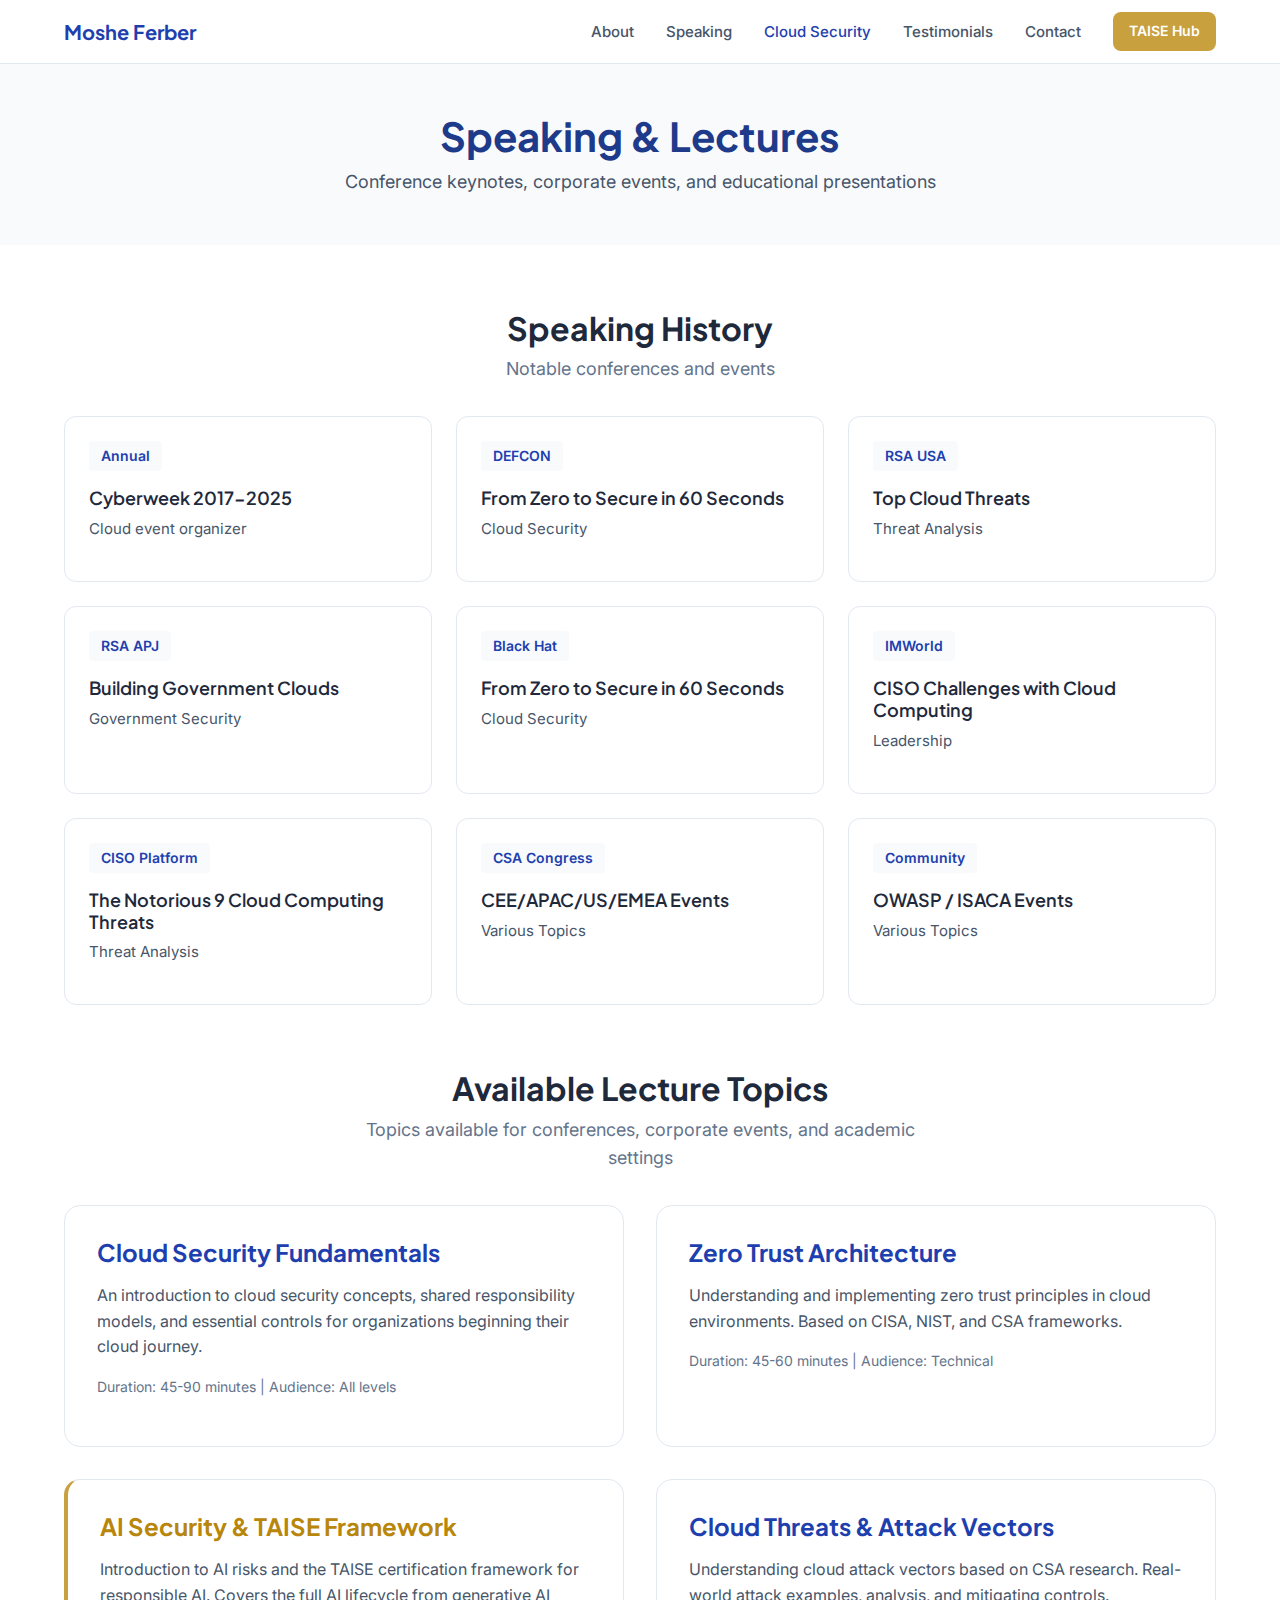
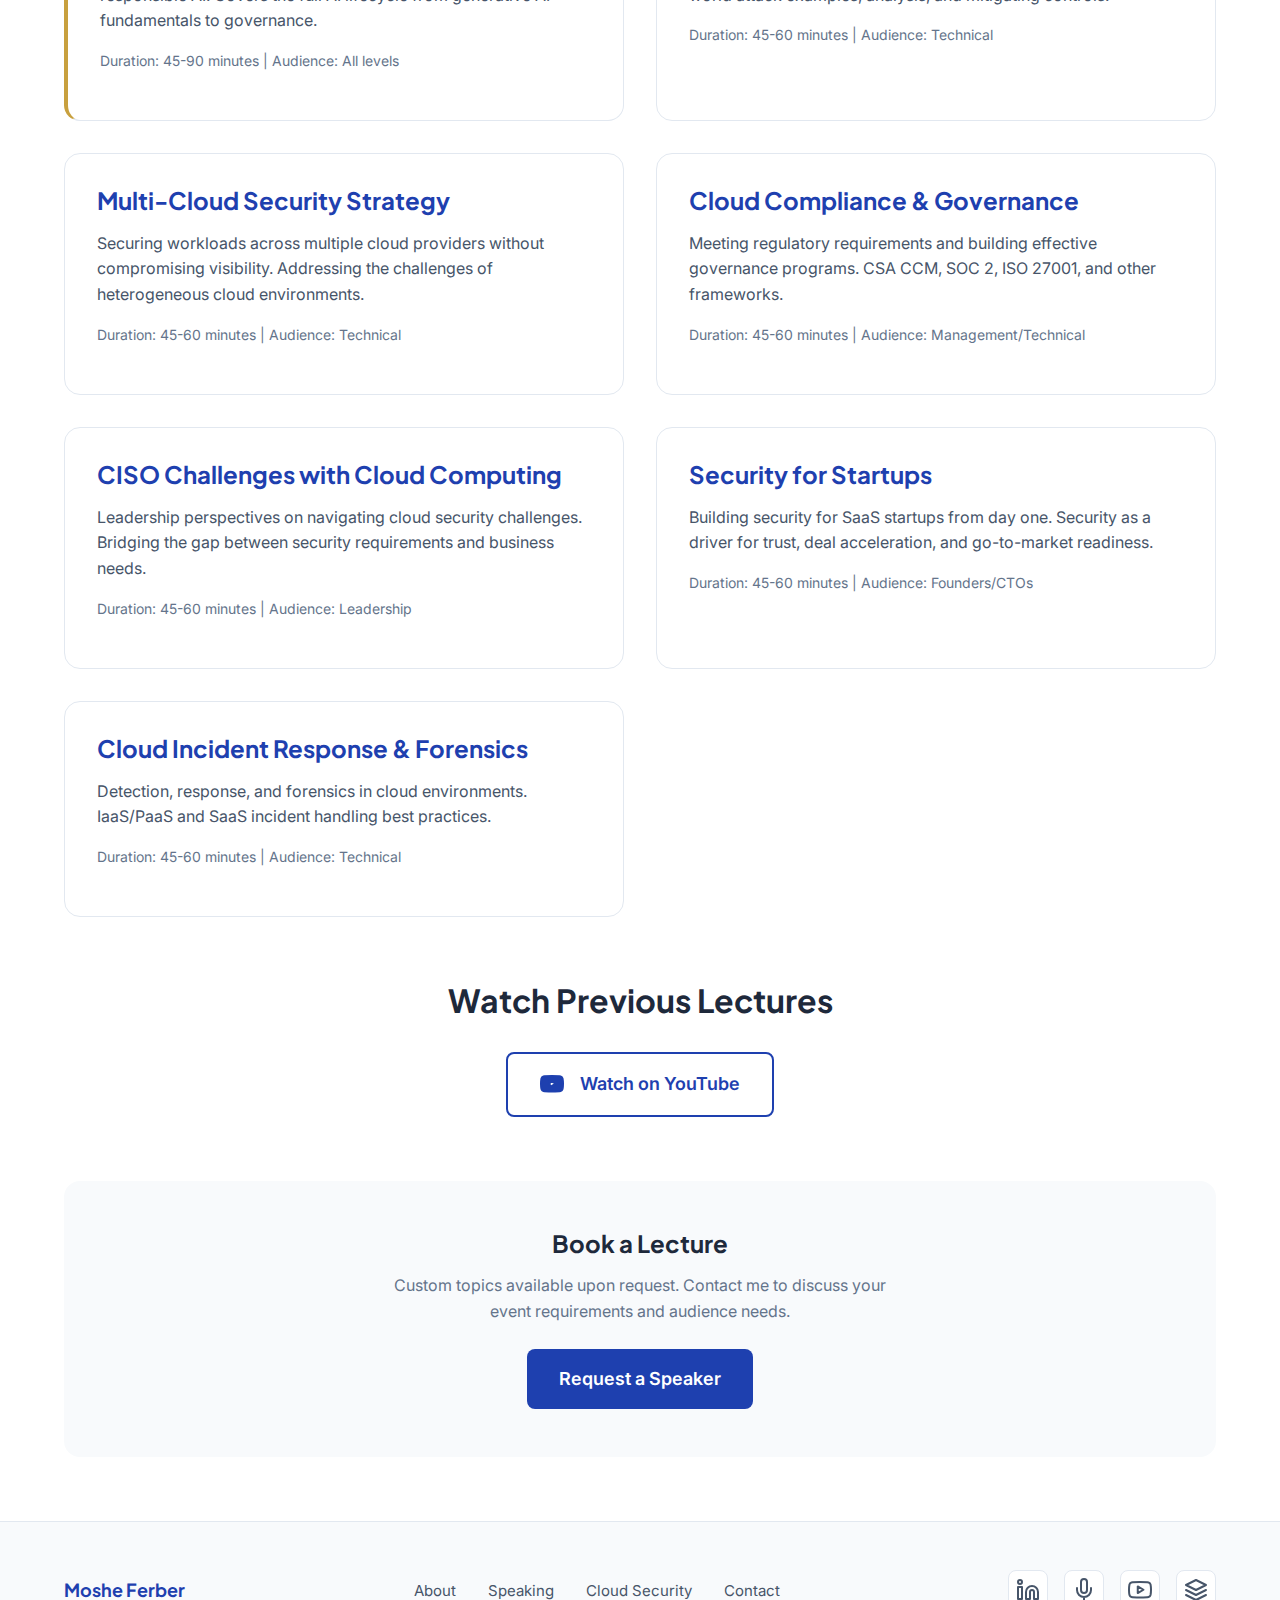
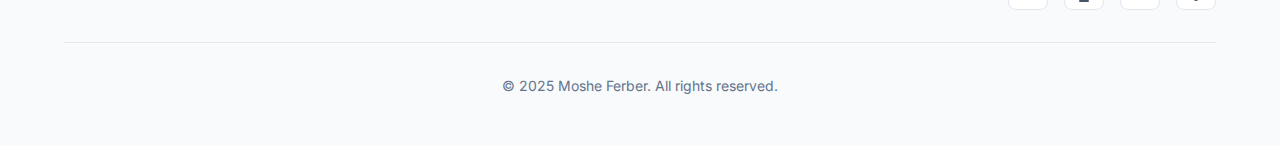
<file: cloud-security/lectures.html>
<!DOCTYPE html>
<html lang="en">
<head>
  <meta charset="UTF-8">
  <meta name="viewport" content="width=device-width, initial-scale=1.0">
  <title>Lecture Topics | Moshe Ferber - Cloud Security</title>
  <meta name="description" content="Available lecture topics on cloud security, AI safety, and cybersecurity from Moshe Ferber.">

  <link rel="preconnect" href="https://fonts.googleapis.com">
  <link rel="preconnect" href="https://fonts.gstatic.com" crossorigin>
  <link href="https://fonts.googleapis.com/css2?family=Inter:wght@400;500;600;700&family=Plus+Jakarta+Sans:wght@600;700;800&display=swap" rel="stylesheet">
  <link rel="stylesheet" href="/assets/css/styles.css">
</head>
<body>
  <!-- Navigation -->
  <nav class="nav" id="nav">
    <div class="nav-container">
      <a href="/" class="nav-logo">Moshe Ferber</a>
      <button class="nav-toggle" id="navToggle" aria-label="Toggle menu">
        <span></span>
        <span></span>
        <span></span>
      </button>
      <ul class="nav-links" id="navLinks">
        <li><a href="/about" class="nav-link">About</a></li>
        <li><a href="/speaking" class="nav-link">Speaking</a></li>
        <li><a href="/cloud-security" class="nav-link active">Cloud Security</a></li>
        <li><a href="/testimonials" class="nav-link">Testimonials</a></li>
        <li><a href="/contact" class="nav-link">Contact</a></li>
        <li><a href="https://www.taise.guru" class="nav-cta" target="_blank">TAISE Hub</a></li>
      </ul>
    </div>
  </nav>

  <!-- Page Header -->
  <header class="page-header">
    <div class="container">
      <h1>Speaking & Lectures</h1>
      <p>Conference keynotes, corporate events, and educational presentations</p>
    </div>
  </header>

  <!-- Content -->
  <section class="page-content">
    <div class="container">
      <!-- Speaking History -->
      <div class="section-header" style="margin-bottom: 2rem;">
        <h2>Speaking History</h2>
        <p>Notable conferences and events</p>
      </div>

      <div class="events-grid" style="margin-bottom: 4rem;">
        <div class="event-card">
          <div class="event-date">Annual</div>
          <h3 class="event-title">Cyberweek 2017-2025</h3>
          <p class="event-topic">Cloud event organizer</p>
        </div>
        <div class="event-card">
          <div class="event-date">DEFCON</div>
          <h3 class="event-title">From Zero to Secure in 60 Seconds</h3>
          <p class="event-topic">Cloud Security</p>
        </div>
        <div class="event-card">
          <div class="event-date">RSA USA</div>
          <h3 class="event-title">Top Cloud Threats</h3>
          <p class="event-topic">Threat Analysis</p>
        </div>
        <div class="event-card">
          <div class="event-date">RSA APJ</div>
          <h3 class="event-title">Building Government Clouds</h3>
          <p class="event-topic">Government Security</p>
        </div>
        <div class="event-card">
          <div class="event-date">Black Hat</div>
          <h3 class="event-title">From Zero to Secure in 60 Seconds</h3>
          <p class="event-topic">Cloud Security</p>
        </div>
        <div class="event-card">
          <div class="event-date">IMWorld</div>
          <h3 class="event-title">CISO Challenges with Cloud Computing</h3>
          <p class="event-topic">Leadership</p>
        </div>
        <div class="event-card">
          <div class="event-date">CISO Platform</div>
          <h3 class="event-title">The Notorious 9 Cloud Computing Threats</h3>
          <p class="event-topic">Threat Analysis</p>
        </div>
        <div class="event-card">
          <div class="event-date">CSA Congress</div>
          <h3 class="event-title">CEE/APAC/US/EMEA Events</h3>
          <p class="event-topic">Various Topics</p>
        </div>
        <div class="event-card">
          <div class="event-date">Community</div>
          <h3 class="event-title">OWASP / ISACA Events</h3>
          <p class="event-topic">Various Topics</p>
        </div>
      </div>

      <!-- Available Topics -->
      <div class="section-header" style="margin-bottom: 2rem;">
        <h2>Available Lecture Topics</h2>
        <p>Topics available for conferences, corporate events, and academic settings</p>
      </div>

      <div class="services-grid">
        <div class="service-card">
          <h3>Cloud Security Fundamentals</h3>
          <p>An introduction to cloud security concepts, shared responsibility models, and essential controls for organizations beginning their cloud journey.</p>
          <p style="font-size: 0.875rem; color: var(--text-light); margin-top: 1rem;">Duration: 45-90 minutes | Audience: All levels</p>
        </div>
        <div class="service-card">
          <h3>Zero Trust Architecture</h3>
          <p>Understanding and implementing zero trust principles in cloud environments. Based on CISA, NIST, and CSA frameworks.</p>
          <p style="font-size: 0.875rem; color: var(--text-light); margin-top: 1rem;">Duration: 45-60 minutes | Audience: Technical</p>
        </div>
        <div class="service-card" style="border-left: 4px solid var(--taise-gold);">
          <h3 style="color: var(--taise-gold-dark);">AI Security & TAISE Framework</h3>
          <p>Introduction to AI risks and the TAISE certification framework for responsible AI. Covers the full AI lifecycle from generative AI fundamentals to governance.</p>
          <p style="font-size: 0.875rem; color: var(--text-light); margin-top: 1rem;">Duration: 45-90 minutes | Audience: All levels</p>
        </div>
        <div class="service-card">
          <h3>Cloud Threats & Attack Vectors</h3>
          <p>Understanding cloud attack vectors based on CSA research. Real-world attack examples, analysis, and mitigating controls.</p>
          <p style="font-size: 0.875rem; color: var(--text-light); margin-top: 1rem;">Duration: 45-60 minutes | Audience: Technical</p>
        </div>
        <div class="service-card">
          <h3>Multi-Cloud Security Strategy</h3>
          <p>Securing workloads across multiple cloud providers without compromising visibility. Addressing the challenges of heterogeneous cloud environments.</p>
          <p style="font-size: 0.875rem; color: var(--text-light); margin-top: 1rem;">Duration: 45-60 minutes | Audience: Technical</p>
        </div>
        <div class="service-card">
          <h3>Cloud Compliance & Governance</h3>
          <p>Meeting regulatory requirements and building effective governance programs. CSA CCM, SOC 2, ISO 27001, and other frameworks.</p>
          <p style="font-size: 0.875rem; color: var(--text-light); margin-top: 1rem;">Duration: 45-60 minutes | Audience: Management/Technical</p>
        </div>
        <div class="service-card">
          <h3>CISO Challenges with Cloud Computing</h3>
          <p>Leadership perspectives on navigating cloud security challenges. Bridging the gap between security requirements and business needs.</p>
          <p style="font-size: 0.875rem; color: var(--text-light); margin-top: 1rem;">Duration: 45-60 minutes | Audience: Leadership</p>
        </div>
        <div class="service-card">
          <h3>Security for Startups</h3>
          <p>Building security for SaaS startups from day one. Security as a driver for trust, deal acceleration, and go-to-market readiness.</p>
          <p style="font-size: 0.875rem; color: var(--text-light); margin-top: 1rem;">Duration: 45-60 minutes | Audience: Founders/CTOs</p>
        </div>
        <div class="service-card">
          <h3>Cloud Incident Response & Forensics</h3>
          <p>Detection, response, and forensics in cloud environments. IaaS/PaaS and SaaS incident handling best practices.</p>
          <p style="font-size: 0.875rem; color: var(--text-light); margin-top: 1rem;">Duration: 45-60 minutes | Audience: Technical</p>
        </div>
      </div>

      <!-- Watch Previous Lectures -->
      <div class="section-header" style="margin: 4rem 0 2rem;">
        <h2>Watch Previous Lectures</h2>
      </div>

      <div class="text-center" style="margin-bottom: 2rem;">
        <a href="https://www.youtube.com/playlist?list=PLrsvn13Tgp7RJMEw5q3sy9tcvxOl1wvJi" class="btn btn-outline btn-lg" target="_blank">
          <svg class="icon" style="margin-right: 0.5rem;" viewBox="0 0 24 24"><path d="M22.54 6.42a2.78 2.78 0 0 0-1.94-2C18.88 4 12 4 12 4s-6.88 0-8.6.46a2.78 2.78 0 0 0-1.94 2A29 29 0 0 0 1 11.75a29 29 0 0 0 .46 5.33A2.78 2.78 0 0 0 3.4 19c1.72.46 8.6.46 8.6.46s6.88 0 8.6-.46a2.78 2.78 0 0 0 1.94-2 29 29 0 0 0 .46-5.25 29 29 0 0 0-.46-5.33z" fill="currentColor"/><polygon points="9.75 15.02 15.5 11.75 9.75 8.48 9.75 15.02" fill="white"/></svg>
          Watch on YouTube
        </a>
      </div>

      <!-- CTA -->
      <div class="text-center" style="margin-top: 4rem; padding: 3rem; background: var(--bg-light); border-radius: 1rem;">
        <h3>Book a Lecture</h3>
        <p style="color: var(--text-light); margin-bottom: 1.5rem; max-width: 500px; margin-left: auto; margin-right: auto;">
          Custom topics available upon request. Contact me to discuss your event requirements and audience needs.
        </p>
        <a href="/contact" class="btn btn-primary btn-lg">Request a Speaker</a>
      </div>
    </div>
  </section>

  <!-- Footer -->
  <footer class="footer">
    <div class="container">
      <div class="footer-content">
        <div class="footer-brand">Moshe Ferber</div>
        <ul class="footer-links">
          <li><a href="/about">About</a></li>
          <li><a href="/speaking">Speaking</a></li>
          <li><a href="/cloud-security">Cloud Security</a></li>
          <li><a href="/contact">Contact</a></li>
        </ul>
        <div class="footer-social">
          <a href="https://www.linkedin.com/in/mosheferber/" target="_blank" aria-label="LinkedIn">
            <svg class="icon" viewBox="0 0 24 24"><path d="M16 8a6 6 0 0 1 6 6v7h-4v-7a2 2 0 0 0-2-2 2 2 0 0 0-2 2v7h-4v-7a6 6 0 0 1 6-6z"/><rect x="2" y="9" width="4" height="12"/><circle cx="4" cy="4" r="2"/></svg>
          </a>
          <a href="https://silverlining-il.castos.com/" target="_blank" aria-label="Podcast">
            <svg class="icon" viewBox="0 0 24 24"><path d="M12 1a3 3 0 0 0-3 3v8a3 3 0 0 0 6 0V4a3 3 0 0 0-3-3z" stroke="currentColor" stroke-width="2" fill="none"/><path d="M19 10v2a7 7 0 0 1-14 0v-2M12 19v4M8 23h8" stroke="currentColor" stroke-width="2" fill="none"/></svg>
          </a>
          <a href="https://www.youtube.com/playlist?list=PLrsvn13Tgp7RJMEw5q3sy9tcvxOl1wvJi" target="_blank" aria-label="YouTube">
            <svg class="icon" viewBox="0 0 24 24"><path d="M22.54 6.42a2.78 2.78 0 0 0-1.94-2C18.88 4 12 4 12 4s-6.88 0-8.6.46a2.78 2.78 0 0 0-1.94 2A29 29 0 0 0 1 11.75a29 29 0 0 0 .46 5.33A2.78 2.78 0 0 0 3.4 19c1.72.46 8.6.46 8.6.46s6.88 0 8.6-.46a2.78 2.78 0 0 0 1.94-2 29 29 0 0 0 .46-5.25 29 29 0 0 0-.46-5.33z"/><polygon points="9.75 15.02 15.5 11.75 9.75 8.48 9.75 15.02"/></svg>
          </a>
          <a href="https://www.taise.guru" target="_blank" aria-label="TAISE Hub">
            <svg class="icon" viewBox="0 0 24 24"><path d="M12 2L2 7l10 5 10-5-10-5zM2 17l10 5 10-5M2 12l10 5 10-5"/></svg>
          </a>
        </div>
      </div>
      <div class="footer-bottom">
        <p>&copy; 2025 Moshe Ferber. All rights reserved.</p>
      </div>
    </div>
  </footer>

  <script src="/js/main.js"></script>
</body>
</html>
</file>
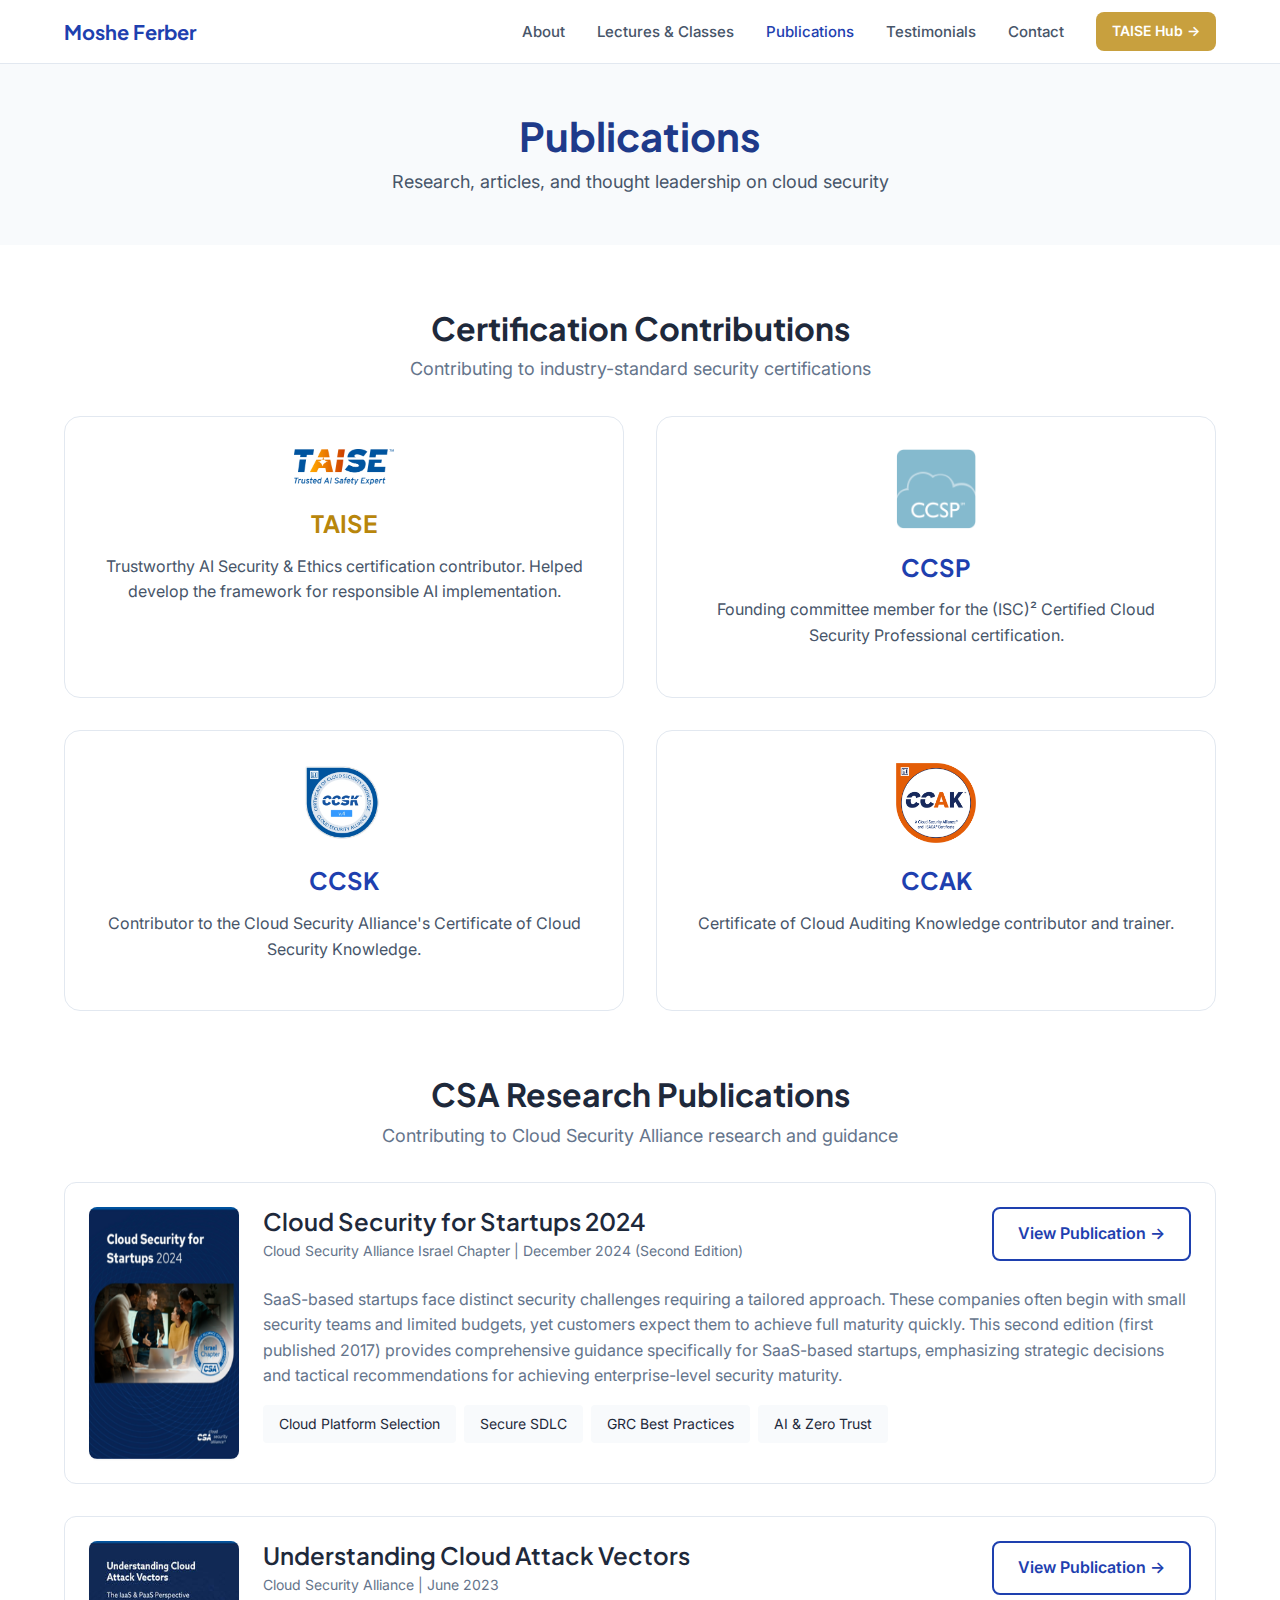
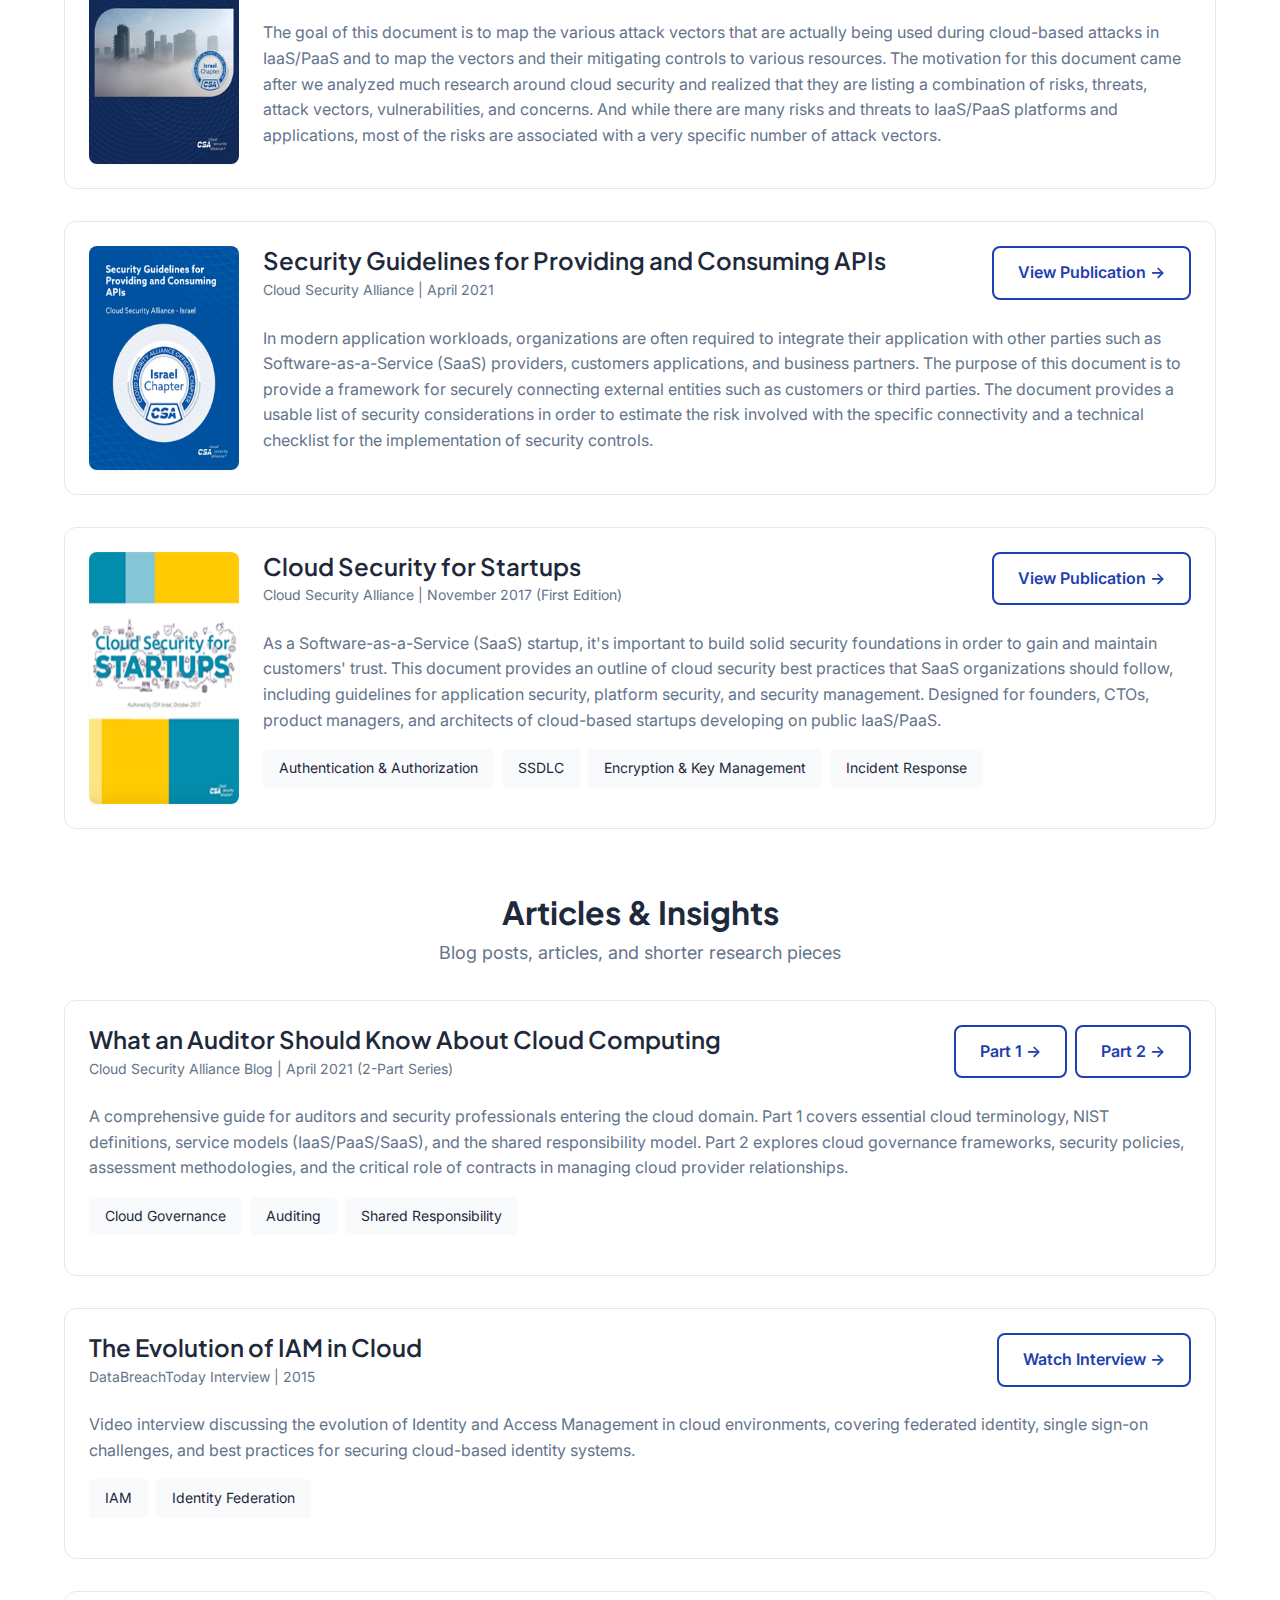
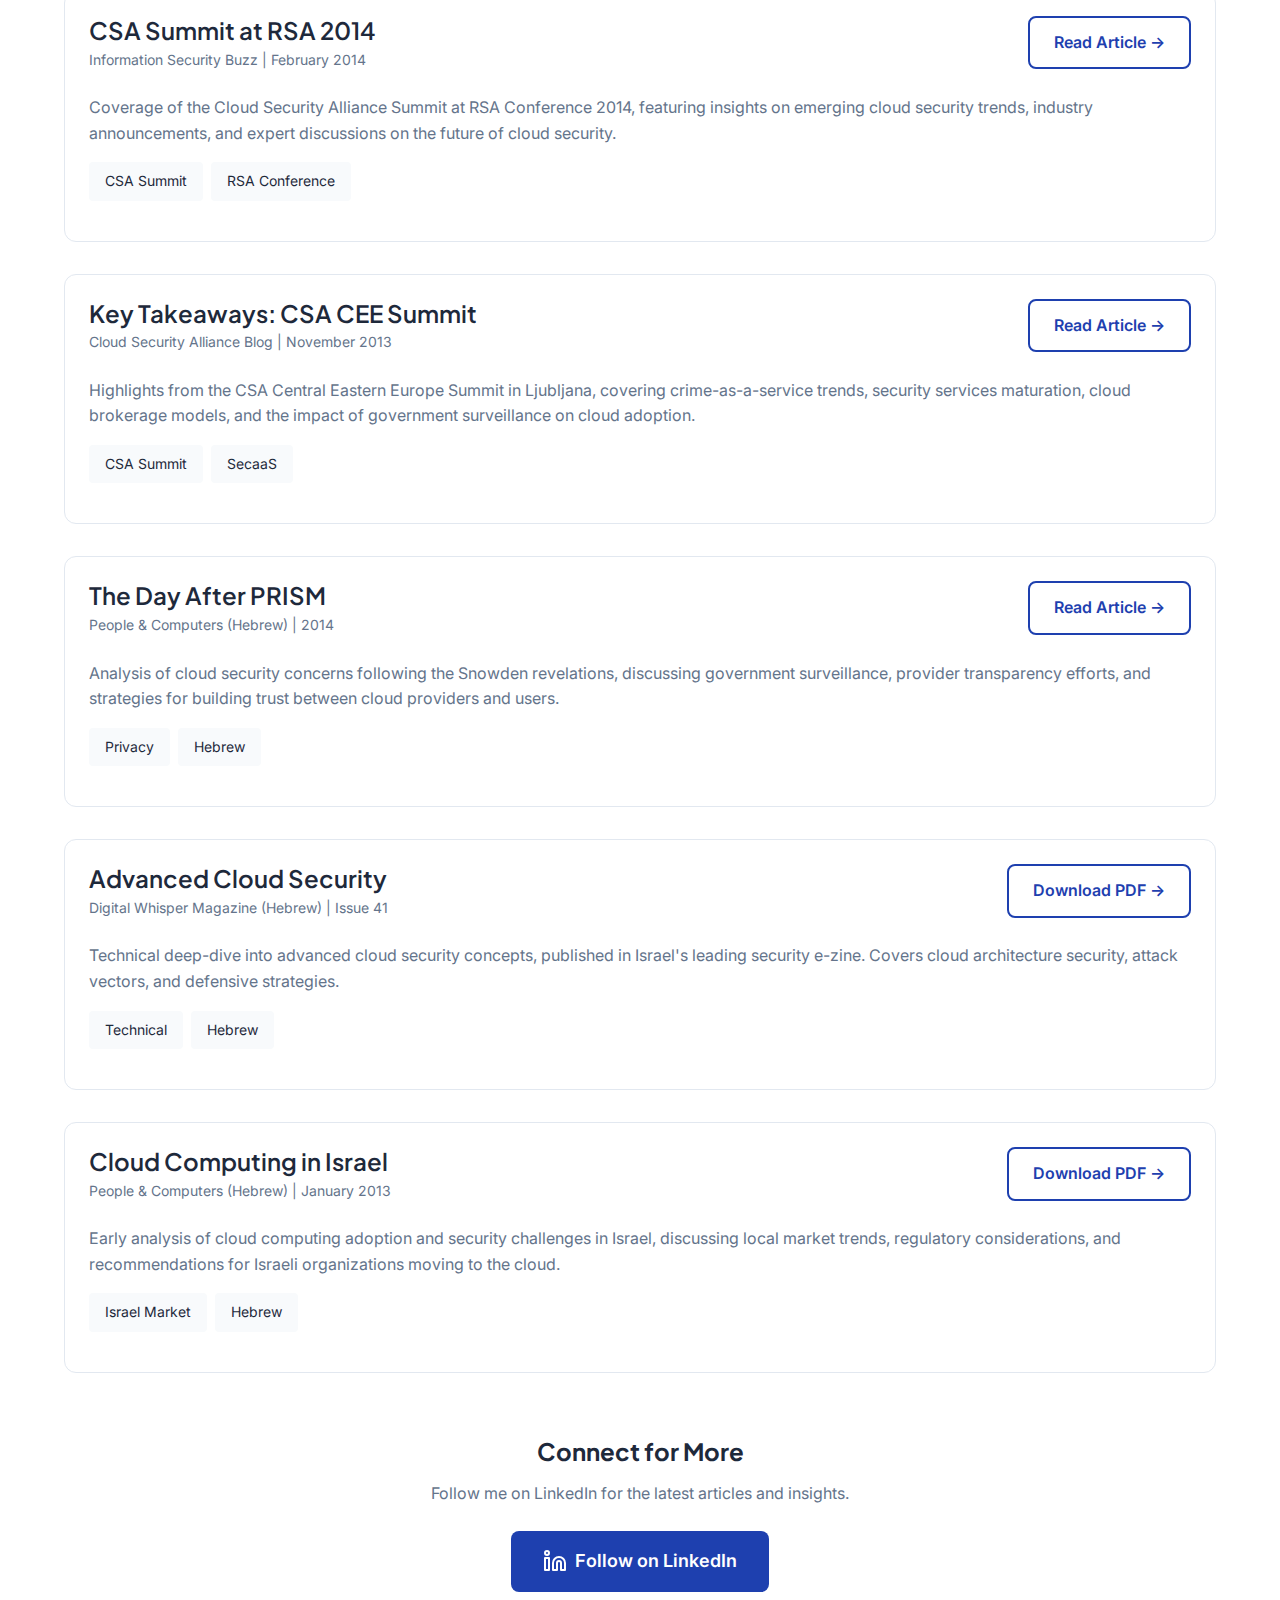
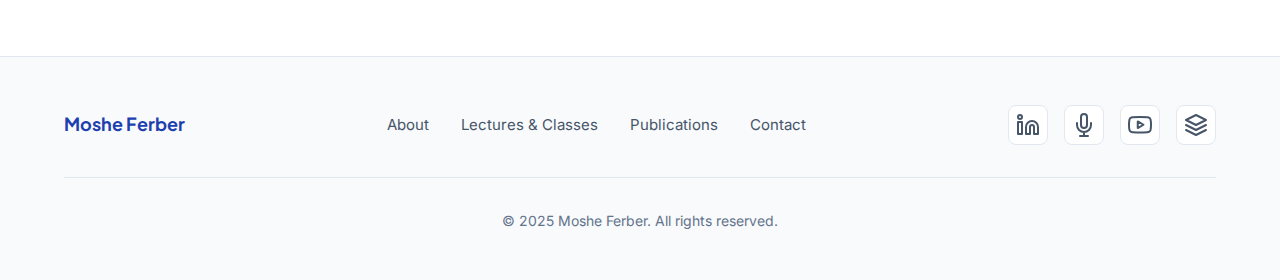
<file: cloud-security/publications.html>
<!DOCTYPE html>
<html lang="en">
<head>
  <meta charset="UTF-8">
  <!-- Google Analytics -->
  <script async src="https://www.googletagmanager.com/gtag/js?id=G-91T1W4KTG6"></script>
  <script>
    window.dataLayer = window.dataLayer || [];
    function gtag(){dataLayer.push(arguments);}
    gtag('js', new Date());
    gtag('config', 'G-91T1W4KTG6');
  </script>
  <meta name="viewport" content="width=device-width, initial-scale=1.0">
  <title>Publications | Moshe Ferber - Cloud Security</title>
  <meta name="description" content="Research publications and articles on cloud security from Moshe Ferber.">

  <link rel="preconnect" href="https://fonts.googleapis.com">
  <link rel="preconnect" href="https://fonts.gstatic.com" crossorigin>
  <link href="https://fonts.googleapis.com/css2?family=Inter:wght@400;500;600;700&family=Plus+Jakarta+Sans:wght@600;700;800&display=swap" rel="stylesheet">
  <link rel="stylesheet" href="/assets/css/styles.css">
</head>
<body>
  <!-- Navigation -->
  <nav class="nav" id="nav">
    <div class="nav-container">
      <a href="/" class="nav-logo">Moshe Ferber</a>
      <button class="nav-toggle" id="navToggle" aria-label="Toggle menu">
        <span></span>
        <span></span>
        <span></span>
      </button>
      <ul class="nav-links" id="navLinks">
        <li><a href="/about" class="nav-link">About</a></li>
        <li><a href="/cloud-security/classes" class="nav-link">Lectures & Classes</a></li>
        <li><a href="/cloud-security/publications" class="nav-link active">Publications</a></li>
        <li><a href="/testimonials" class="nav-link">Testimonials</a></li>
        <li><a href="/contact" class="nav-link">Contact</a></li>
        <li><a href="https://www.taise.guru" class="nav-cta" target="_blank">TAISE Hub →</a></li>
      </ul>
    </div>
  </nav>

  <!-- Page Header -->
  <header class="page-header">
    <div class="container">
      <h1>Publications</h1>
      <p>Research, articles, and thought leadership on cloud security</p>
    </div>
  </header>

  <!-- Publications Content -->
  <section class="page-content">
    <div class="container">
      <div class="section-header" style="margin-bottom: 2rem;">
        <h2>Certification Contributions</h2>
        <p>Contributing to industry-standard security certifications</p>
      </div>

      <div class="services-grid" style="margin-bottom: 4rem;">
        <div class="service-card" style="text-align: center;">
          <img src="/assets/images/taise_logo.png" alt="TAISE Logo" style="width: 100px; height: auto; margin-bottom: 1rem;" onerror="this.style.display='none'">
          <h3 style="color: var(--taise-gold-dark);">TAISE</h3>
          <p>Trustworthy AI Security & Ethics certification contributor. Helped develop the framework for responsible AI implementation.</p>
        </div>
        <div class="service-card" style="text-align: center;">
          <img src="/assets/images/ccsp.webp" alt="CCSP Logo" style="width: 80px; height: 80px; margin-bottom: 1rem; object-fit: contain;" onerror="this.style.display='none'">
          <h3 style="color: var(--primary);">CCSP</h3>
          <p>Founding committee member for the (ISC)² Certified Cloud Security Professional certification.</p>
        </div>
        <div class="service-card" style="text-align: center;">
          <img src="/assets/images/ccsk.webp" alt="CCSK Logo" style="width: 80px; height: 80px; margin-bottom: 1rem; object-fit: contain;" onerror="this.style.display='none'">
          <h3 style="color: var(--primary);">CCSK</h3>
          <p>Contributor to the Cloud Security Alliance's Certificate of Cloud Security Knowledge.</p>
        </div>
        <div class="service-card" style="text-align: center;">
          <img src="/assets/images/ccak.png" alt="CCAK Logo" style="width: 80px; height: 80px; margin-bottom: 1rem; object-fit: contain;" onerror="this.style.display='none'">
          <h3 style="color: var(--primary);">CCAK</h3>
          <p>Certificate of Cloud Auditing Knowledge contributor and trainer.</p>
        </div>
      </div>

      <div class="section-header" style="margin-bottom: 2rem;">
        <h2>CSA Research Publications</h2>
        <p>Contributing to Cloud Security Alliance research and guidance</p>
      </div>

      <!-- December 2024 -->
      <div class="list-item" style="margin-bottom: 2rem;">
        <div style="display: flex; gap: 1.5rem; flex-wrap: wrap;">
          <img src="/assets/images/Cloud-Security-for-Startups-Thumbnail.png" alt="Cloud Security for Startups 2024" style="width: 150px; height: auto; border-radius: 0.5rem; box-shadow: var(--shadow-sm);" onerror="this.style.display='none'">
          <div class="list-item-content" style="flex: 1; min-width: 300px;">
            <div style="display: flex; justify-content: space-between; align-items: flex-start; flex-wrap: wrap; gap: 1rem;">
              <div>
                <h3 class="list-item-title">Cloud Security for Startups 2024</h3>
                <p class="list-item-meta">Cloud Security Alliance Israel Chapter | December 2024 (Second Edition)</p>
              </div>
              <a href="https://cloudsecurityalliance.org/artifacts/cloud-security-for-startups-2024" target="_blank" class="btn btn-outline">View Publication →</a>
            </div>
            <p style="margin: 1rem 0; color: var(--text-light);">
              SaaS-based startups face distinct security challenges requiring a tailored approach. These companies often begin with small security teams and limited budgets, yet customers expect them to achieve full maturity quickly. This second edition (first published 2017) provides comprehensive guidance specifically for SaaS-based startups, emphasizing strategic decisions and tactical recommendations for achieving enterprise-level security maturity.
            </p>
            <div style="margin: 1rem 0; display: flex; flex-wrap: wrap; gap: 0.5rem;">
              <span style="padding: 0.5rem 1rem; background: var(--bg-light); border-radius: 0.25rem; font-size: 0.875rem;">Cloud Platform Selection</span>
              <span style="padding: 0.5rem 1rem; background: var(--bg-light); border-radius: 0.25rem; font-size: 0.875rem;">Secure SDLC</span>
              <span style="padding: 0.5rem 1rem; background: var(--bg-light); border-radius: 0.25rem; font-size: 0.875rem;">GRC Best Practices</span>
              <span style="padding: 0.5rem 1rem; background: var(--bg-light); border-radius: 0.25rem; font-size: 0.875rem;">AI & Zero Trust</span>
            </div>
          </div>
        </div>
      </div>

      <!-- June 2023 -->
      <div class="list-item" style="margin-bottom: 2rem;">
        <div style="display: flex; gap: 1.5rem; flex-wrap: wrap;">
          <img src="/assets/images/cloud-attack-vectors.jpg" alt="Understanding Cloud Attack Vectors" style="width: 150px; height: auto; border-radius: 0.5rem; box-shadow: var(--shadow-sm);" onerror="this.style.display='none'">
          <div class="list-item-content" style="flex: 1; min-width: 300px;">
            <div style="display: flex; justify-content: space-between; align-items: flex-start; flex-wrap: wrap; gap: 1rem;">
              <div>
                <h3 class="list-item-title">Understanding Cloud Attack Vectors</h3>
                <p class="list-item-meta">Cloud Security Alliance | June 2023</p>
              </div>
              <a href="https://cloudsecurityalliance.org/artifacts/understanding-cloud-attack-vectors" target="_blank" class="btn btn-outline">View Publication →</a>
            </div>
            <p style="margin: 1rem 0; color: var(--text-light);">
              The goal of this document is to map the various attack vectors that are actually being used during cloud-based attacks in IaaS/PaaS and to map the vectors and their mitigating controls to various resources. The motivation for this document came after we analyzed much research around cloud security and realized that they are listing a combination of risks, threats, attack vectors, vulnerabilities, and concerns. And while there are many risks and threats to IaaS/PaaS platforms and applications, most of the risks are associated with a very specific number of attack vectors.
            </p>
          </div>
        </div>
      </div>

      <!-- April 2021 -->
      <div class="list-item" style="margin-bottom: 2rem;">
        <div style="display: flex; gap: 1.5rem; flex-wrap: wrap;">
          <img src="/assets/images/security-guidance-for-providing-consuming-api.png" alt="Security Guidelines for APIs" style="width: 150px; height: auto; border-radius: 0.5rem; box-shadow: var(--shadow-sm);" onerror="this.style.display='none'">
          <div class="list-item-content" style="flex: 1; min-width: 300px;">
            <div style="display: flex; justify-content: space-between; align-items: flex-start; flex-wrap: wrap; gap: 1rem;">
              <div>
                <h3 class="list-item-title">Security Guidelines for Providing and Consuming APIs</h3>
                <p class="list-item-meta">Cloud Security Alliance | April 2021</p>
              </div>
              <a href="https://cloudsecurityalliance.org/artifacts/security-guidelines-for-providing-and-consuming-apis" target="_blank" class="btn btn-outline">View Publication →</a>
            </div>
            <p style="margin: 1rem 0; color: var(--text-light);">
              In modern application workloads, organizations are often required to integrate their application with other parties such as Software-as-a-Service (SaaS) providers, customers applications, and business partners. The purpose of this document is to provide a framework for securely connecting external entities such as customers or third parties. The document provides a usable list of security considerations in order to estimate the risk involved with the specific connectivity and a technical checklist for the implementation of security controls.
            </p>
          </div>
        </div>
      </div>

      <!-- November 2017 -->
      <div class="list-item" style="margin-bottom: 2rem;">
        <div style="display: flex; gap: 1.5rem; flex-wrap: wrap;">
          <img src="/assets/images/cloud-security-for-startups-2017.png" alt="Cloud Security for Startups" style="width: 150px; height: auto; border-radius: 0.5rem; box-shadow: var(--shadow-sm);" onerror="this.style.display='none'">
          <div class="list-item-content" style="flex: 1; min-width: 300px;">
            <div style="display: flex; justify-content: space-between; align-items: flex-start; flex-wrap: wrap; gap: 1rem;">
              <div>
                <h3 class="list-item-title">Cloud Security for Startups</h3>
                <p class="list-item-meta">Cloud Security Alliance | November 2017 (First Edition)</p>
              </div>
              <a href="https://cloudsecurityalliance.org/artifacts/cloud-security-for-startups" target="_blank" class="btn btn-outline">View Publication →</a>
            </div>
            <p style="margin: 1rem 0; color: var(--text-light);">
              As a Software-as-a-Service (SaaS) startup, it's important to build solid security foundations in order to gain and maintain customers' trust. This document provides an outline of cloud security best practices that SaaS organizations should follow, including guidelines for application security, platform security, and security management. Designed for founders, CTOs, product managers, and architects of cloud-based startups developing on public IaaS/PaaS.
            </p>
            <div style="margin: 1rem 0; display: flex; flex-wrap: wrap; gap: 0.5rem;">
              <span style="padding: 0.5rem 1rem; background: var(--bg-light); border-radius: 0.25rem; font-size: 0.875rem;">Authentication & Authorization</span>
              <span style="padding: 0.5rem 1rem; background: var(--bg-light); border-radius: 0.25rem; font-size: 0.875rem;">SSDLC</span>
              <span style="padding: 0.5rem 1rem; background: var(--bg-light); border-radius: 0.25rem; font-size: 0.875rem;">Encryption & Key Management</span>
              <span style="padding: 0.5rem 1rem; background: var(--bg-light); border-radius: 0.25rem; font-size: 0.875rem;">Incident Response</span>
            </div>
          </div>
        </div>
      </div>

      <div class="section-header" style="margin-top: 4rem; margin-bottom: 2rem;">
        <h2>Articles & Insights</h2>
        <p>Blog posts, articles, and shorter research pieces</p>
      </div>

      <!-- What an Auditor Should Know About Cloud Computing -->
      <div class="list-item" style="margin-bottom: 2rem;">
        <div class="list-item-content">
          <div style="display: flex; justify-content: space-between; align-items: flex-start; flex-wrap: wrap; gap: 1rem;">
            <div>
              <h3 class="list-item-title">What an Auditor Should Know About Cloud Computing</h3>
              <p class="list-item-meta">Cloud Security Alliance Blog | April 2021 (2-Part Series)</p>
            </div>
            <div style="display: flex; gap: 0.5rem; flex-wrap: wrap;">
              <a href="https://cloudsecurityalliance.org/blog/2021/04/06/what-an-auditor-should-know-about-cloud-computing-part-1/" target="_blank" class="btn btn-outline">Part 1 →</a>
              <a href="https://cloudsecurityalliance.org/blog/2021/04/20/what-an-auditor-should-know-about-cloud-computing-part-2/" target="_blank" class="btn btn-outline">Part 2 →</a>
            </div>
          </div>
          <p style="margin: 1rem 0; color: var(--text-light);">
            A comprehensive guide for auditors and security professionals entering the cloud domain. Part 1 covers essential cloud terminology, NIST definitions, service models (IaaS/PaaS/SaaS), and the shared responsibility model. Part 2 explores cloud governance frameworks, security policies, assessment methodologies, and the critical role of contracts in managing cloud provider relationships.
          </p>
          <div style="margin: 1rem 0; display: flex; flex-wrap: wrap; gap: 0.5rem;">
            <span style="padding: 0.5rem 1rem; background: var(--bg-light); border-radius: 0.25rem; font-size: 0.875rem;">Cloud Governance</span>
            <span style="padding: 0.5rem 1rem; background: var(--bg-light); border-radius: 0.25rem; font-size: 0.875rem;">Auditing</span>
            <span style="padding: 0.5rem 1rem; background: var(--bg-light); border-radius: 0.25rem; font-size: 0.875rem;">Shared Responsibility</span>
          </div>
        </div>
      </div>

      <!-- Evolution of IAM in Cloud -->
      <div class="list-item" style="margin-bottom: 2rem;">
        <div class="list-item-content">
          <div style="display: flex; justify-content: space-between; align-items: flex-start; flex-wrap: wrap; gap: 1rem;">
            <div>
              <h3 class="list-item-title">The Evolution of IAM in Cloud</h3>
              <p class="list-item-meta">DataBreachToday Interview | 2015</p>
            </div>
            <a href="https://www.databreachtoday.in/interviews/evolution-iam-in-cloud-i-4362" target="_blank" class="btn btn-outline">Watch Interview →</a>
          </div>
          <p style="margin: 1rem 0; color: var(--text-light);">
            Video interview discussing the evolution of Identity and Access Management in cloud environments, covering federated identity, single sign-on challenges, and best practices for securing cloud-based identity systems.
          </p>
          <div style="margin: 1rem 0; display: flex; flex-wrap: wrap; gap: 0.5rem;">
            <span style="padding: 0.5rem 1rem; background: var(--bg-light); border-radius: 0.25rem; font-size: 0.875rem;">IAM</span>
            <span style="padding: 0.5rem 1rem; background: var(--bg-light); border-radius: 0.25rem; font-size: 0.875rem;">Identity Federation</span>
          </div>
        </div>
      </div>

      <!-- CSA Summit RSA 2014 -->
      <div class="list-item" style="margin-bottom: 2rem;">
        <div class="list-item-content">
          <div style="display: flex; justify-content: space-between; align-items: flex-start; flex-wrap: wrap; gap: 1rem;">
            <div>
              <h3 class="list-item-title">CSA Summit at RSA 2014</h3>
              <p class="list-item-meta">Information Security Buzz | February 2014</p>
            </div>
            <a href="https://informationsecuritybuzz.com/csa-summit-rsa-2014/" target="_blank" class="btn btn-outline">Read Article →</a>
          </div>
          <p style="margin: 1rem 0; color: var(--text-light);">
            Coverage of the Cloud Security Alliance Summit at RSA Conference 2014, featuring insights on emerging cloud security trends, industry announcements, and expert discussions on the future of cloud security.
          </p>
          <div style="margin: 1rem 0; display: flex; flex-wrap: wrap; gap: 0.5rem;">
            <span style="padding: 0.5rem 1rem; background: var(--bg-light); border-radius: 0.25rem; font-size: 0.875rem;">CSA Summit</span>
            <span style="padding: 0.5rem 1rem; background: var(--bg-light); border-radius: 0.25rem; font-size: 0.875rem;">RSA Conference</span>
          </div>
        </div>
      </div>

      <!-- CSA CEE Summit 2013 -->
      <div class="list-item" style="margin-bottom: 2rem;">
        <div class="list-item-content">
          <div style="display: flex; justify-content: space-between; align-items: flex-start; flex-wrap: wrap; gap: 1rem;">
            <div>
              <h3 class="list-item-title">Key Takeaways: CSA CEE Summit</h3>
              <p class="list-item-meta">Cloud Security Alliance Blog | November 2013</p>
            </div>
            <a href="https://cloudsecurityalliance.org/blog/2013/11/18/thoughts-and-key-takeaway-cloud-security-alliance-cee-summit/" target="_blank" class="btn btn-outline">Read Article →</a>
          </div>
          <p style="margin: 1rem 0; color: var(--text-light);">
            Highlights from the CSA Central Eastern Europe Summit in Ljubljana, covering crime-as-a-service trends, security services maturation, cloud brokerage models, and the impact of government surveillance on cloud adoption.
          </p>
          <div style="margin: 1rem 0; display: flex; flex-wrap: wrap; gap: 0.5rem;">
            <span style="padding: 0.5rem 1rem; background: var(--bg-light); border-radius: 0.25rem; font-size: 0.875rem;">CSA Summit</span>
            <span style="padding: 0.5rem 1rem; background: var(--bg-light); border-radius: 0.25rem; font-size: 0.875rem;">SecaaS</span>
          </div>
        </div>
      </div>

      <!-- The Day After PRISM -->
      <div class="list-item" style="margin-bottom: 2rem;">
        <div class="list-item-content">
          <div style="display: flex; justify-content: space-between; align-items: flex-start; flex-wrap: wrap; gap: 1rem;">
            <div>
              <h3 class="list-item-title">The Day After PRISM</h3>
              <p class="list-item-meta">People & Computers (Hebrew) | 2014</p>
            </div>
            <a href="https://www.pc.co.il/editorial/white-papers/132025/" target="_blank" class="btn btn-outline">Read Article →</a>
          </div>
          <p style="margin: 1rem 0; color: var(--text-light);">
            Analysis of cloud security concerns following the Snowden revelations, discussing government surveillance, provider transparency efforts, and strategies for building trust between cloud providers and users.
          </p>
          <div style="margin: 1rem 0; display: flex; flex-wrap: wrap; gap: 0.5rem;">
            <span style="padding: 0.5rem 1rem; background: var(--bg-light); border-radius: 0.25rem; font-size: 0.875rem;">Privacy</span>
            <span style="padding: 0.5rem 1rem; background: var(--bg-light); border-radius: 0.25rem; font-size: 0.875rem;">Hebrew</span>
          </div>
        </div>
      </div>

      <!-- Advanced Cloud Security - Digital Whisper -->
      <div class="list-item" style="margin-bottom: 2rem;">
        <div class="list-item-content">
          <div style="display: flex; justify-content: space-between; align-items: flex-start; flex-wrap: wrap; gap: 1rem;">
            <div>
              <h3 class="list-item-title">Advanced Cloud Security</h3>
              <p class="list-item-meta">Digital Whisper Magazine (Hebrew) | Issue 41</p>
            </div>
            <a href="https://www.digitalwhisper.co.il/files/Zines/0x29/DW41-5-Adv_Cloud.pdf" target="_blank" class="btn btn-outline">Download PDF →</a>
          </div>
          <p style="margin: 1rem 0; color: var(--text-light);">
            Technical deep-dive into advanced cloud security concepts, published in Israel's leading security e-zine. Covers cloud architecture security, attack vectors, and defensive strategies.
          </p>
          <div style="margin: 1rem 0; display: flex; flex-wrap: wrap; gap: 0.5rem;">
            <span style="padding: 0.5rem 1rem; background: var(--bg-light); border-radius: 0.25rem; font-size: 0.875rem;">Technical</span>
            <span style="padding: 0.5rem 1rem; background: var(--bg-light); border-radius: 0.25rem; font-size: 0.875rem;">Hebrew</span>
          </div>
        </div>
      </div>

      <!-- Cloud Computing in Israel -->
      <div class="list-item" style="margin-bottom: 2rem;">
        <div class="list-item-content">
          <div style="display: flex; justify-content: space-between; align-items: flex-start; flex-wrap: wrap; gap: 1rem;">
            <div>
              <h3 class="list-item-title">Cloud Computing in Israel</h3>
              <p class="list-item-meta">People & Computers (Hebrew) | January 2013</p>
            </div>
            <a href="https://onlinecloudsec.com//wp-content/uploads/2015/06/01_2013.pdf" target="_blank" class="btn btn-outline">Download PDF →</a>
          </div>
          <p style="margin: 1rem 0; color: var(--text-light);">
            Early analysis of cloud computing adoption and security challenges in Israel, discussing local market trends, regulatory considerations, and recommendations for Israeli organizations moving to the cloud.
          </p>
          <div style="margin: 1rem 0; display: flex; flex-wrap: wrap; gap: 0.5rem;">
            <span style="padding: 0.5rem 1rem; background: var(--bg-light); border-radius: 0.25rem; font-size: 0.875rem;">Israel Market</span>
            <span style="padding: 0.5rem 1rem; background: var(--bg-light); border-radius: 0.25rem; font-size: 0.875rem;">Hebrew</span>
          </div>
        </div>
      </div>

      <div class="text-center" style="margin-top: 4rem;">
        <h3>Connect for More</h3>
        <p style="color: var(--text-light); margin-bottom: 1.5rem;">
          Follow me on LinkedIn for the latest articles and insights.
        </p>
        <a href="https://www.linkedin.com/in/mosheferber/" class="btn btn-primary btn-lg" target="_blank">
          <svg class="icon" viewBox="0 0 24 24"><path d="M16 8a6 6 0 0 1 6 6v7h-4v-7a2 2 0 0 0-2-2 2 2 0 0 0-2 2v7h-4v-7a6 6 0 0 1 6-6z"/><rect x="2" y="9" width="4" height="12"/><circle cx="4" cy="4" r="2"/></svg>
          Follow on LinkedIn
        </a>
      </div>
    </div>
  </section>

  <!-- Footer -->
  <footer class="footer">
    <div class="container">
      <div class="footer-content">
        <div class="footer-brand">Moshe Ferber</div>
        <ul class="footer-links">
          <li><a href="/about">About</a></li>
          <li><a href="/cloud-security/classes">Lectures & Classes</a></li>
          <li><a href="/cloud-security/publications">Publications</a></li>
          <li><a href="/contact">Contact</a></li>
        </ul>
        <div class="footer-social">
          <a href="https://www.linkedin.com/in/mosheferber/" target="_blank" aria-label="LinkedIn">
            <svg class="icon" viewBox="0 0 24 24"><path d="M16 8a6 6 0 0 1 6 6v7h-4v-7a2 2 0 0 0-2-2 2 2 0 0 0-2 2v7h-4v-7a6 6 0 0 1 6-6z"/><rect x="2" y="9" width="4" height="12"/><circle cx="4" cy="4" r="2"/></svg>
          </a>
          <a href="https://silverlining-il.castos.com/" target="_blank" aria-label="Podcast">
            <svg class="icon" viewBox="0 0 24 24"><path d="M12 1a3 3 0 0 0-3 3v8a3 3 0 0 0 6 0V4a3 3 0 0 0-3-3z" stroke="currentColor" stroke-width="2" fill="none"/><path d="M19 10v2a7 7 0 0 1-14 0v-2M12 19v4M8 23h8" stroke="currentColor" stroke-width="2" fill="none"/></svg>
          </a>
          <a href="https://www.youtube.com/playlist?list=PLrsvn13Tgp7RJMEw5q3sy9tcvxOl1wvJi" target="_blank" aria-label="YouTube">
            <svg class="icon" viewBox="0 0 24 24"><path d="M22.54 6.42a2.78 2.78 0 0 0-1.94-2C18.88 4 12 4 12 4s-6.88 0-8.6.46a2.78 2.78 0 0 0-1.94 2A29 29 0 0 0 1 11.75a29 29 0 0 0 .46 5.33A2.78 2.78 0 0 0 3.4 19c1.72.46 8.6.46 8.6.46s6.88 0 8.6-.46a2.78 2.78 0 0 0 1.94-2 29 29 0 0 0 .46-5.25 29 29 0 0 0-.46-5.33z"/><polygon points="9.75 15.02 15.5 11.75 9.75 8.48 9.75 15.02"/></svg>
          </a>
          <a href="https://www.taise.guru" target="_blank" aria-label="TAISE Hub">
            <svg class="icon" viewBox="0 0 24 24"><path d="M12 2L2 7l10 5 10-5-10-5zM2 17l10 5 10-5M2 12l10 5 10-5"/></svg>
          </a>
        </div>
      </div>
      <div class="footer-bottom">
        <p>&copy; 2025 Moshe Ferber. All rights reserved.</p>
      </div>
    </div>
  </footer>

  <script src="/js/main.js"></script>
</body>
</html>
</file>
<file: assets/css/styles.css>
/* OnlineCloudSec - Light Theme Styles */
/* Design system matching taise.guru (light variant) */

/* ============================================
   CSS Variables
   ============================================ */
:root {
  /* Shared Brand Colors (matching taise.guru) */
  --primary: #1e40af;
  --primary-light: #3b82f6;
  --primary-dark: #1e3a8a;
  --accent: #06b6d4;

  /* TAISE Gold */
  --taise-gold: #c8a03e;
  --taise-gold-light: #d4af37;
  --taise-gold-dark: #b8860b;

  /* Light Theme */
  --bg-white: #ffffff;
  --bg-light: #f8fafc;
  --bg-subtle: #f1f5f9;
  --bg-muted: #e2e8f0;

  /* Text */
  --text-dark: #1e293b;
  --text-medium: #475569;
  --text-light: #64748b;

  /* Borders */
  --border-light: #e2e8f0;
  --border-medium: #cbd5e1;

  /* Shadows */
  --shadow-sm: 0 1px 2px 0 rgb(0 0 0 / 0.05);
  --shadow-md: 0 4px 6px -1px rgb(0 0 0 / 0.1), 0 2px 4px -2px rgb(0 0 0 / 0.1);
  --shadow-lg: 0 10px 15px -3px rgb(0 0 0 / 0.1), 0 4px 6px -4px rgb(0 0 0 / 0.1);

  /* Spacing */
  --nav-height: 4rem;
}

/* ============================================
   Base Styles
   ============================================ */
*, *::before, *::after {
  box-sizing: border-box;
}

html {
  scroll-behavior: smooth;
}

body {
  margin: 0;
  padding: 0;
  font-family: 'Inter', system-ui, -apple-system, BlinkMacSystemFont, 'Segoe UI', Roboto, sans-serif;
  font-size: 16px;
  line-height: 1.6;
  color: var(--text-dark);
  background-color: var(--bg-white);
}

h1, h2, h3, h4, h5, h6 {
  font-family: 'Plus Jakarta Sans', 'Inter', system-ui, sans-serif;
  font-weight: 700;
  line-height: 1.2;
  margin: 0 0 1rem 0;
  color: var(--text-dark);
}

h1 { font-size: 2.5rem; }
h2 { font-size: 2rem; }
h3 { font-size: 1.5rem; }
h4 { font-size: 1.25rem; }

p {
  margin: 0 0 1rem 0;
}

a {
  color: var(--primary);
  text-decoration: none;
  transition: color 0.2s ease;
}

a:hover {
  color: var(--primary-light);
}

img {
  max-width: 100%;
  height: auto;
}

/* ============================================
   Layout
   ============================================ */
.container {
  width: 100%;
  max-width: 1200px;
  margin: 0 auto;
  padding: 0 1.5rem;
}

.section {
  padding: 4rem 0;
}

.section-alt {
  background-color: var(--bg-light);
}

/* ============================================
   Navigation
   ============================================ */
.nav {
  position: fixed;
  top: 0;
  left: 0;
  right: 0;
  height: var(--nav-height);
  background: var(--bg-white);
  border-bottom: 1px solid var(--border-light);
  z-index: 1000;
  transition: box-shadow 0.2s ease;
}

.nav.scrolled {
  box-shadow: var(--shadow-md);
}

.nav-container {
  display: flex;
  align-items: center;
  justify-content: space-between;
  height: 100%;
  max-width: 1200px;
  margin: 0 auto;
  padding: 0 1.5rem;
}

.nav-logo {
  font-family: 'Plus Jakarta Sans', sans-serif;
  font-size: 1.25rem;
  font-weight: 700;
  color: var(--primary);
  text-decoration: none;
}

.nav-logo:hover {
  color: var(--primary-dark);
}

.nav-links {
  display: flex;
  align-items: center;
  gap: 2rem;
  list-style: none;
  margin: 0;
  padding: 0;
}

.nav-link {
  color: var(--text-medium);
  font-weight: 500;
  font-size: 0.938rem;
  text-decoration: none;
  transition: color 0.2s ease;
}

.nav-link:hover,
.nav-link.active {
  color: var(--primary);
}

.nav-cta {
  display: inline-flex;
  align-items: center;
  gap: 0.5rem;
  padding: 0.5rem 1rem;
  background: var(--taise-gold);
  color: white !important;
  border-radius: 0.5rem;
  font-weight: 600;
  font-size: 0.875rem;
  transition: background 0.2s ease;
}

.nav-cta:hover {
  background: var(--taise-gold-dark);
  color: white !important;
}

/* Mobile menu */
.nav-toggle {
  display: none;
  flex-direction: column;
  gap: 4px;
  padding: 0.5rem;
  background: none;
  border: none;
  cursor: pointer;
}

.nav-toggle span {
  display: block;
  width: 24px;
  height: 2px;
  background: var(--text-dark);
  transition: all 0.2s ease;
}

@media (max-width: 768px) {
  .nav-toggle {
    display: flex;
  }

  .nav-links {
    display: none;
    position: absolute;
    top: var(--nav-height);
    left: 0;
    right: 0;
    flex-direction: column;
    background: var(--bg-white);
    padding: 1rem;
    border-bottom: 1px solid var(--border-light);
    box-shadow: var(--shadow-md);
  }

  .nav-links.open {
    display: flex;
  }

  .nav-link {
    padding: 0.75rem 0;
  }
}

/* ============================================
   Hero Section
   ============================================ */
.hero {
  padding-top: calc(var(--nav-height) + 4rem);
  padding-bottom: 4rem;
  background: linear-gradient(180deg, var(--bg-light) 0%, var(--bg-white) 100%);
}

.hero-content {
  display: grid;
  grid-template-columns: 1fr 1fr;
  gap: 4rem;
  align-items: center;
}

.hero-text h1 {
  font-size: 3rem;
  margin-bottom: 0.5rem;
  color: var(--primary-dark);
}

.hero-tagline {
  font-size: 1.25rem;
  color: var(--text-medium);
  margin-bottom: 1.5rem;
}

.hero-description {
  font-size: 1.125rem;
  color: var(--text-light);
  margin-bottom: 2rem;
  max-width: 500px;
}

.hero-buttons {
  display: flex;
  gap: 1rem;
  flex-wrap: wrap;
}

.hero-image {
  display: flex;
  justify-content: center;
}

.hero-image img {
  width: 320px;
  height: 320px;
  object-fit: cover;
  border-radius: 1rem;
  box-shadow: var(--shadow-lg);
}

@media (max-width: 768px) {
  .hero-content {
    grid-template-columns: 1fr;
    text-align: center;
  }

  .hero-text h1 {
    font-size: 2.25rem;
  }

  .hero-description {
    max-width: 100%;
  }

  .hero-buttons {
    justify-content: center;
  }

  .hero-image {
    order: -1;
  }

  .hero-image img {
    width: 240px;
    height: 240px;
  }
}

/* ============================================
   Buttons
   ============================================ */
.btn {
  display: inline-flex;
  align-items: center;
  justify-content: center;
  gap: 0.5rem;
  padding: 0.75rem 1.5rem;
  font-size: 1rem;
  font-weight: 600;
  border-radius: 0.5rem;
  border: none;
  cursor: pointer;
  text-decoration: none;
  transition: all 0.2s ease;
}

.btn-primary {
  background: var(--primary);
  color: white;
}

.btn-primary:hover {
  background: var(--primary-dark);
  color: white;
}

.btn-gold {
  background: var(--taise-gold);
  color: white;
}

.btn-gold:hover {
  background: var(--taise-gold-dark);
  color: white;
}

.btn-outline {
  background: transparent;
  color: var(--primary);
  border: 2px solid var(--primary);
}

.btn-outline:hover {
  background: var(--primary);
  color: white;
}

.btn-lg {
  padding: 1rem 2rem;
  font-size: 1.125rem;
}

/* ============================================
   Cards
   ============================================ */
.card {
  background: var(--bg-white);
  border: 1px solid var(--border-light);
  border-radius: 0.75rem;
  padding: 1.5rem;
  transition: all 0.2s ease;
}

.card:hover {
  box-shadow: var(--shadow-lg);
  transform: translateY(-2px);
}

.card-icon {
  width: 3rem;
  height: 3rem;
  display: flex;
  align-items: center;
  justify-content: center;
  background: var(--bg-light);
  border-radius: 0.5rem;
  margin-bottom: 1rem;
  color: var(--primary);
}

.card-title {
  font-size: 1.125rem;
  font-weight: 600;
  margin-bottom: 0.5rem;
}

.card-description {
  color: var(--text-light);
  font-size: 0.938rem;
  margin: 0;
}

/* ============================================
   Credentials Grid
   ============================================ */
.credentials-grid {
  display: grid;
  grid-template-columns: repeat(4, 1fr);
  gap: 1.5rem;
}

@media (max-width: 992px) {
  .credentials-grid {
    grid-template-columns: repeat(2, 1fr);
  }
}

@media (max-width: 576px) {
  .credentials-grid {
    grid-template-columns: 1fr;
  }
}

/* ============================================
   Speaking Events
   ============================================ */
.events-grid {
  display: grid;
  grid-template-columns: repeat(3, 1fr);
  gap: 1.5rem;
}

.event-card {
  background: var(--bg-white);
  border: 1px solid var(--border-light);
  border-radius: 0.75rem;
  padding: 1.5rem;
  transition: all 0.2s ease;
}

.event-card:hover {
  box-shadow: var(--shadow-md);
  border-color: var(--primary-light);
}

.event-date {
  display: inline-block;
  padding: 0.25rem 0.75rem;
  background: var(--bg-light);
  color: var(--primary);
  font-size: 0.875rem;
  font-weight: 600;
  border-radius: 0.25rem;
  margin-bottom: 1rem;
}

.event-title {
  font-size: 1.125rem;
  font-weight: 600;
  margin-bottom: 0.5rem;
}

.event-location {
  color: var(--text-light);
  font-size: 0.938rem;
  margin-bottom: 0.5rem;
}

.event-topic {
  color: var(--text-medium);
  font-size: 0.938rem;
}

@media (max-width: 992px) {
  .events-grid {
    grid-template-columns: repeat(2, 1fr);
  }
}

@media (max-width: 576px) {
  .events-grid {
    grid-template-columns: 1fr;
  }
}

/* ============================================
   Testimonials
   ============================================ */
.testimonials-container {
  max-width: 800px;
  margin: 0 auto;
}

.testimonial-card {
  background: var(--bg-white);
  border: 1px solid var(--border-light);
  border-radius: 1rem;
  padding: 2rem;
  text-align: center;
}

.testimonial-quote {
  font-size: 1.25rem;
  font-style: italic;
  color: var(--text-medium);
  margin-bottom: 1.5rem;
  line-height: 1.8;
}

.testimonial-quote::before {
  content: '"';
  font-size: 3rem;
  color: var(--primary-light);
  display: block;
  line-height: 1;
  margin-bottom: 0.5rem;
}

.testimonial-author {
  font-weight: 600;
  color: var(--text-dark);
}

.testimonial-role {
  color: var(--text-light);
  font-size: 0.938rem;
}

/* Testimonial navigation */
.testimonial-nav {
  display: flex;
  justify-content: center;
  gap: 0.5rem;
  margin-top: 1.5rem;
}

.testimonial-dot {
  width: 10px;
  height: 10px;
  border-radius: 50%;
  background: var(--border-medium);
  border: none;
  cursor: pointer;
  transition: background 0.2s ease;
}

.testimonial-dot.active {
  background: var(--primary);
}

/* ============================================
   Section Headers
   ============================================ */
.section-header {
  text-align: center;
  margin-bottom: 3rem;
}

.section-header h2 {
  color: var(--text-dark);
  margin-bottom: 0.5rem;
}

.section-header p {
  color: var(--text-light);
  font-size: 1.125rem;
  max-width: 600px;
  margin: 0 auto;
}

/* ============================================
   Footer
   ============================================ */
.footer {
  background: var(--bg-light);
  border-top: 1px solid var(--border-light);
  padding: 3rem 0 2rem;
}

.footer-content {
  display: flex;
  justify-content: space-between;
  align-items: center;
  flex-wrap: wrap;
  gap: 1.5rem;
}

.footer-brand {
  font-family: 'Plus Jakarta Sans', sans-serif;
  font-size: 1.125rem;
  font-weight: 700;
  color: var(--primary);
}

.footer-links {
  display: flex;
  gap: 2rem;
  list-style: none;
  margin: 0;
  padding: 0;
}

.footer-links a {
  color: var(--text-medium);
  font-size: 0.938rem;
  transition: color 0.2s ease;
}

.footer-links a:hover {
  color: var(--primary);
}

.footer-social {
  display: flex;
  gap: 1rem;
}

.footer-social a {
  display: flex;
  align-items: center;
  justify-content: center;
  width: 40px;
  height: 40px;
  background: var(--bg-white);
  border: 1px solid var(--border-light);
  border-radius: 0.5rem;
  color: var(--text-medium);
  transition: all 0.2s ease;
}

.footer-social a:hover {
  background: var(--primary);
  border-color: var(--primary);
  color: white;
}

.footer-bottom {
  text-align: center;
  margin-top: 2rem;
  padding-top: 2rem;
  border-top: 1px solid var(--border-light);
  color: var(--text-light);
  font-size: 0.875rem;
}

@media (max-width: 768px) {
  .footer-content {
    flex-direction: column;
    text-align: center;
  }

  .footer-links {
    flex-wrap: wrap;
    justify-content: center;
  }
}

/* ============================================
   Page Content
   ============================================ */
.page-header {
  padding-top: calc(var(--nav-height) + 3rem);
  padding-bottom: 3rem;
  background: var(--bg-light);
  text-align: center;
}

.page-header h1 {
  color: var(--primary-dark);
  margin-bottom: 0.5rem;
}

.page-header p {
  color: var(--text-medium);
  font-size: 1.125rem;
  max-width: 600px;
  margin: 0 auto;
}

.page-content {
  padding: 4rem 0;
}

/* ============================================
   About Page
   ============================================ */
.about-grid {
  display: grid;
  grid-template-columns: 300px 1fr;
  gap: 3rem;
  align-items: start;
}

.about-image img {
  width: 100%;
  border-radius: 1rem;
  box-shadow: var(--shadow-lg);
}

.about-content h2 {
  color: var(--primary);
  margin-top: 2rem;
  margin-bottom: 1rem;
}

.about-content h2:first-child {
  margin-top: 0;
}

.about-content ul {
  color: var(--text-medium);
  padding-left: 1.5rem;
}

.about-content li {
  margin-bottom: 0.5rem;
}

@media (max-width: 768px) {
  .about-grid {
    grid-template-columns: 1fr;
  }

  .about-image {
    text-align: center;
  }

  .about-image img {
    max-width: 280px;
  }
}

/* ============================================
   Contact Form
   ============================================ */
.contact-grid {
  display: grid;
  grid-template-columns: 1fr 1fr;
  gap: 4rem;
}

.contact-info h3 {
  color: var(--primary);
  margin-bottom: 1rem;
}

.contact-info p {
  color: var(--text-medium);
}

.contact-methods {
  margin-top: 2rem;
}

.contact-method {
  display: flex;
  align-items: center;
  gap: 1rem;
  margin-bottom: 1rem;
  color: var(--text-medium);
}

.contact-method svg {
  color: var(--primary);
}

.contact-form {
  background: var(--bg-light);
  padding: 2rem;
  border-radius: 1rem;
}

.form-group {
  margin-bottom: 1.5rem;
}

.form-group label {
  display: block;
  font-weight: 600;
  margin-bottom: 0.5rem;
  color: var(--text-dark);
}

.form-group input,
.form-group select,
.form-group textarea {
  width: 100%;
  padding: 0.75rem 1rem;
  font-size: 1rem;
  border: 1px solid var(--border-medium);
  border-radius: 0.5rem;
  background: var(--bg-white);
  color: var(--text-dark);
  transition: border-color 0.2s ease;
}

.form-group input:focus,
.form-group select:focus,
.form-group textarea:focus {
  outline: none;
  border-color: var(--primary);
}

.form-group textarea {
  min-height: 150px;
  resize: vertical;
}

@media (max-width: 768px) {
  .contact-grid {
    grid-template-columns: 1fr;
  }
}

/* ============================================
   TAISE Page
   ============================================ */
.taise-hero {
  background: linear-gradient(135deg, var(--taise-gold-dark) 0%, var(--taise-gold) 100%);
  color: white;
  padding-top: calc(var(--nav-height) + 4rem);
  padding-bottom: 4rem;
  text-align: center;
}

.taise-hero h1 {
  color: white;
  font-size: 2.5rem;
}

.taise-hero p {
  font-size: 1.25rem;
  opacity: 0.9;
  max-width: 700px;
  margin: 0 auto 2rem;
}

.taise-features {
  display: grid;
  grid-template-columns: repeat(3, 1fr);
  gap: 2rem;
  margin-top: 3rem;
}

.taise-feature {
  background: rgba(255,255,255,0.1);
  padding: 1.5rem;
  border-radius: 0.75rem;
  text-align: center;
}

.taise-feature h3 {
  color: white;
  font-size: 1.125rem;
  margin-bottom: 0.5rem;
}

.taise-feature p {
  font-size: 0.938rem;
  margin: 0;
  opacity: 0.9;
}

@media (max-width: 768px) {
  .taise-features {
    grid-template-columns: 1fr;
  }
}

/* ============================================
   Cloud Security Pages
   ============================================ */
.services-grid {
  display: grid;
  grid-template-columns: repeat(2, 1fr);
  gap: 2rem;
}

.service-card {
  background: var(--bg-white);
  border: 1px solid var(--border-light);
  border-radius: 1rem;
  padding: 2rem;
  transition: all 0.2s ease;
}

.service-card:hover {
  box-shadow: var(--shadow-lg);
  border-color: var(--primary-light);
}

.service-card h3 {
  color: var(--primary);
  margin-bottom: 1rem;
}

.service-card p {
  color: var(--text-medium);
  margin-bottom: 1rem;
}

.service-card ul {
  color: var(--text-medium);
  padding-left: 1.25rem;
  margin: 0;
}

.service-card li {
  margin-bottom: 0.5rem;
}

@media (max-width: 768px) {
  .services-grid {
    grid-template-columns: 1fr;
  }
}

/* ============================================
   Publications / Lectures / Classes Lists
   ============================================ */
.list-item {
  display: flex;
  gap: 1.5rem;
  padding: 1.5rem;
  background: var(--bg-white);
  border: 1px solid var(--border-light);
  border-radius: 0.75rem;
  margin-bottom: 1rem;
  transition: all 0.2s ease;
}

.list-item:hover {
  box-shadow: var(--shadow-md);
}

.list-item-icon {
  flex-shrink: 0;
  width: 3rem;
  height: 3rem;
  display: flex;
  align-items: center;
  justify-content: center;
  background: var(--bg-light);
  border-radius: 0.5rem;
  color: var(--primary);
}

.list-item-content {
  flex: 1;
}

.list-item-title {
  font-weight: 600;
  color: var(--text-dark);
  margin-bottom: 0.25rem;
}

.list-item-meta {
  font-size: 0.875rem;
  color: var(--text-light);
  margin-bottom: 0.5rem;
}

.list-item-description {
  color: var(--text-medium);
  font-size: 0.938rem;
  margin: 0;
}

/* ============================================
   Empty State
   ============================================ */
.empty-state {
  text-align: center;
  padding: 3rem;
  color: var(--text-light);
}

.empty-state svg {
  width: 64px;
  height: 64px;
  margin-bottom: 1rem;
  opacity: 0.5;
}

/* ============================================
   Utilities
   ============================================ */
.text-center { text-align: center; }
.text-primary { color: var(--primary); }
.text-gold { color: var(--taise-gold); }
.mt-0 { margin-top: 0; }
.mb-0 { margin-bottom: 0; }
.mb-1 { margin-bottom: 0.5rem; }
.mb-2 { margin-bottom: 1rem; }
.mb-3 { margin-bottom: 1.5rem; }
.mb-4 { margin-bottom: 2rem; }

/* ============================================
   Icons (SVG inline)
   ============================================ */
.icon {
  width: 24px;
  height: 24px;
  stroke: currentColor;
  stroke-width: 2;
  stroke-linecap: round;
  stroke-linejoin: round;
  fill: none;
}

.icon-sm {
  width: 18px;
  height: 18px;
}

.icon-lg {
  width: 32px;
  height: 32px;
}
</file>
